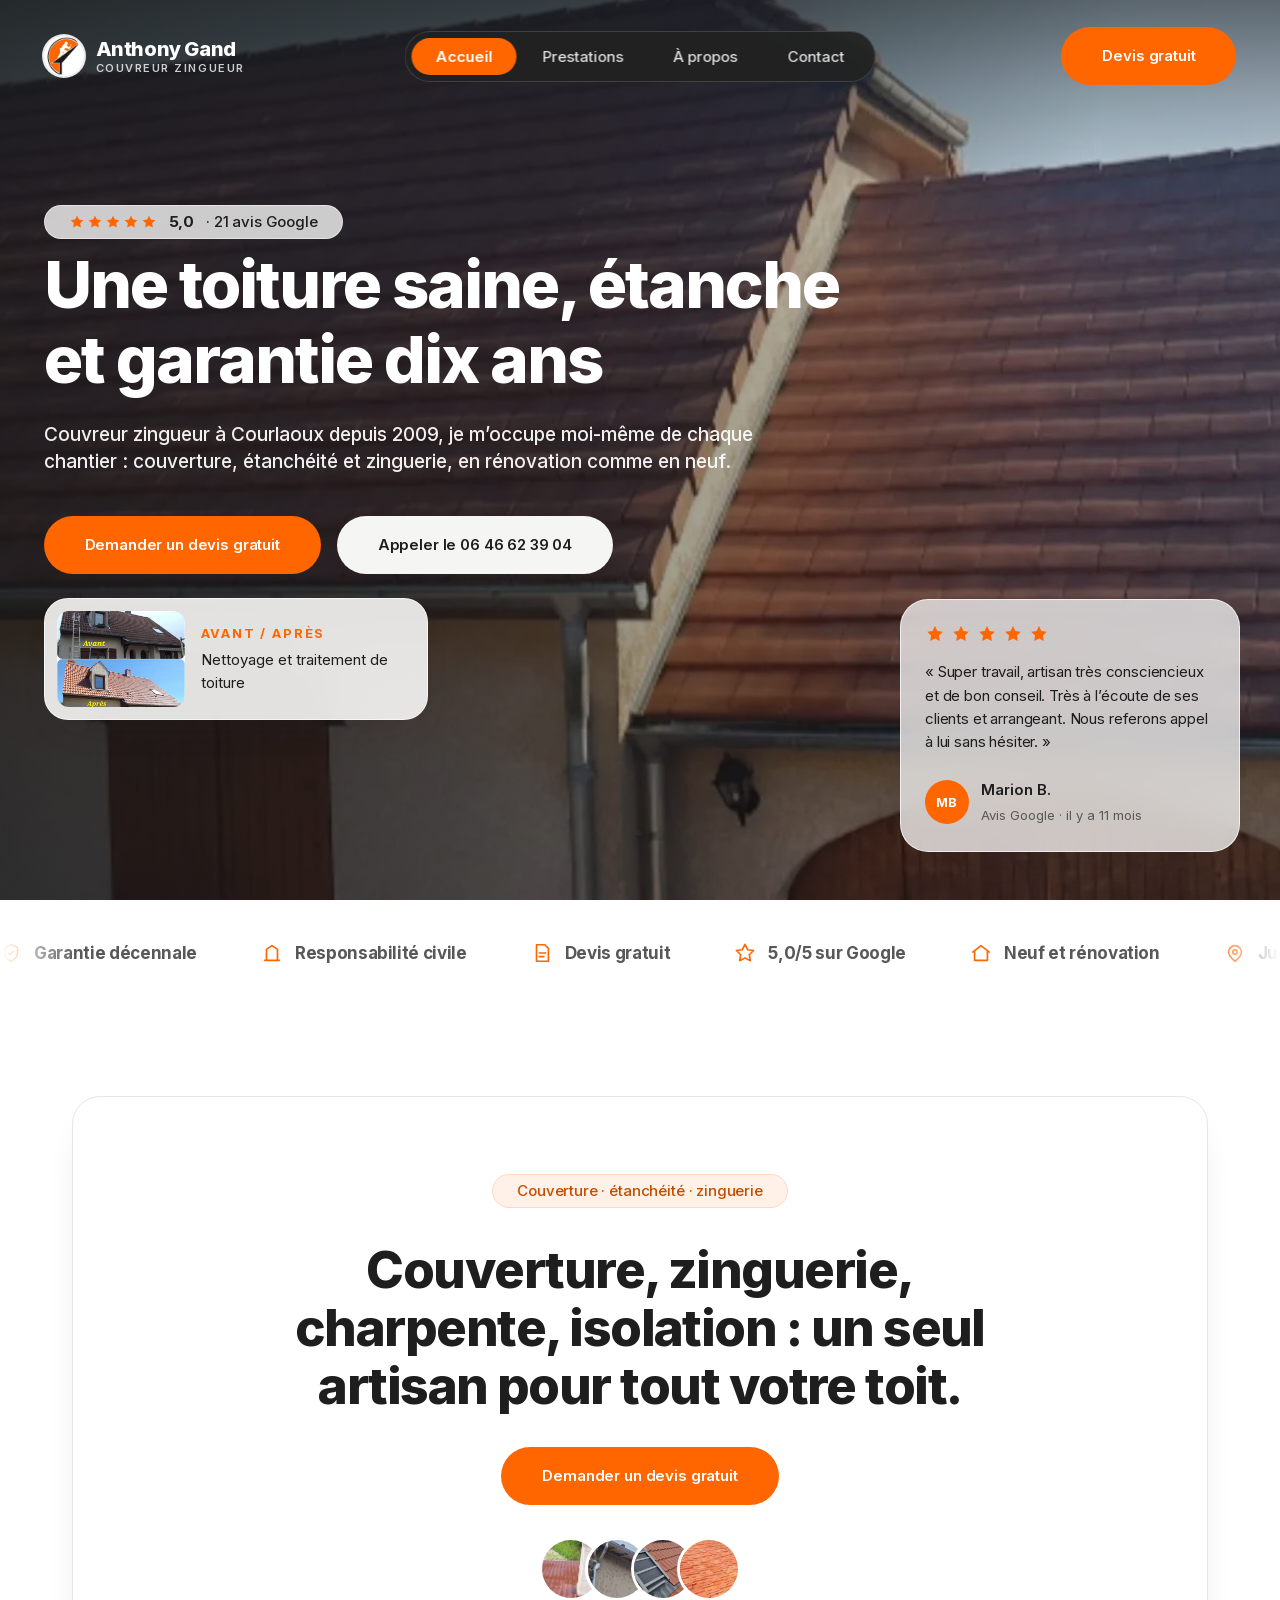
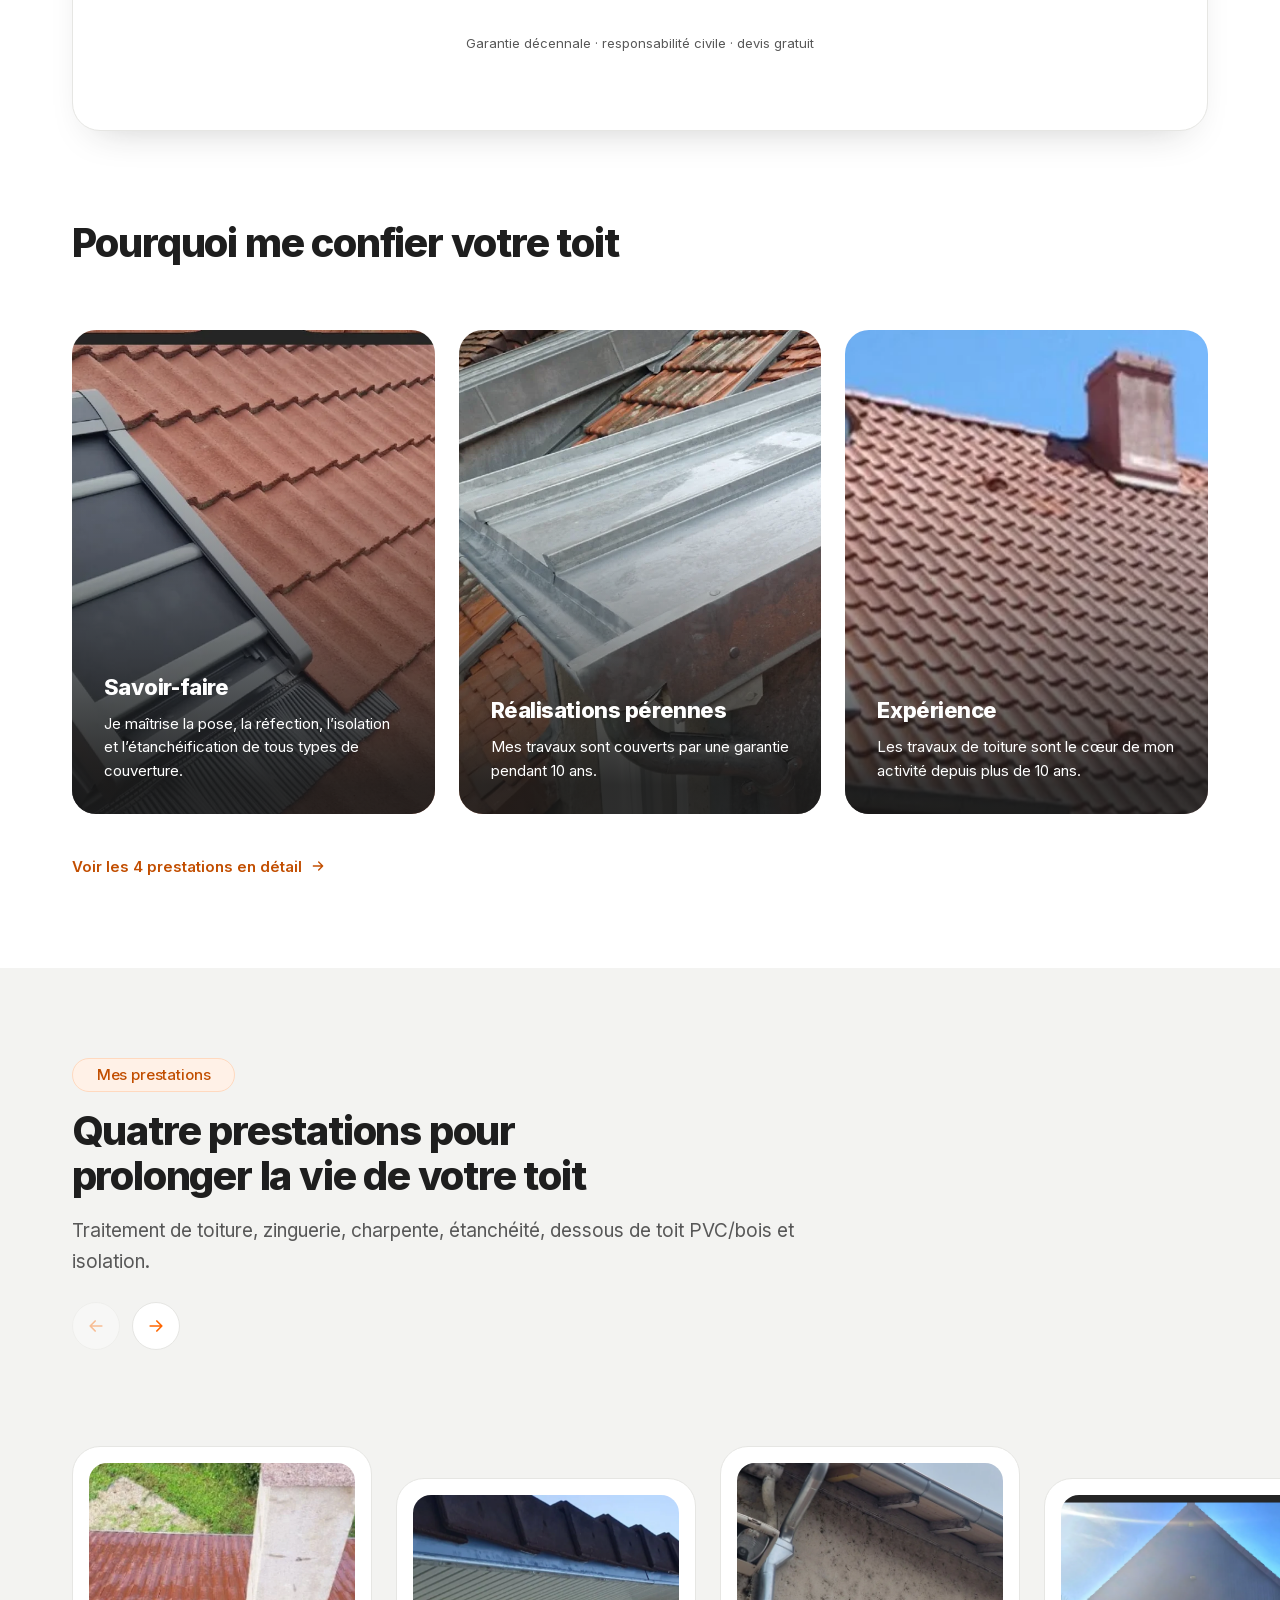
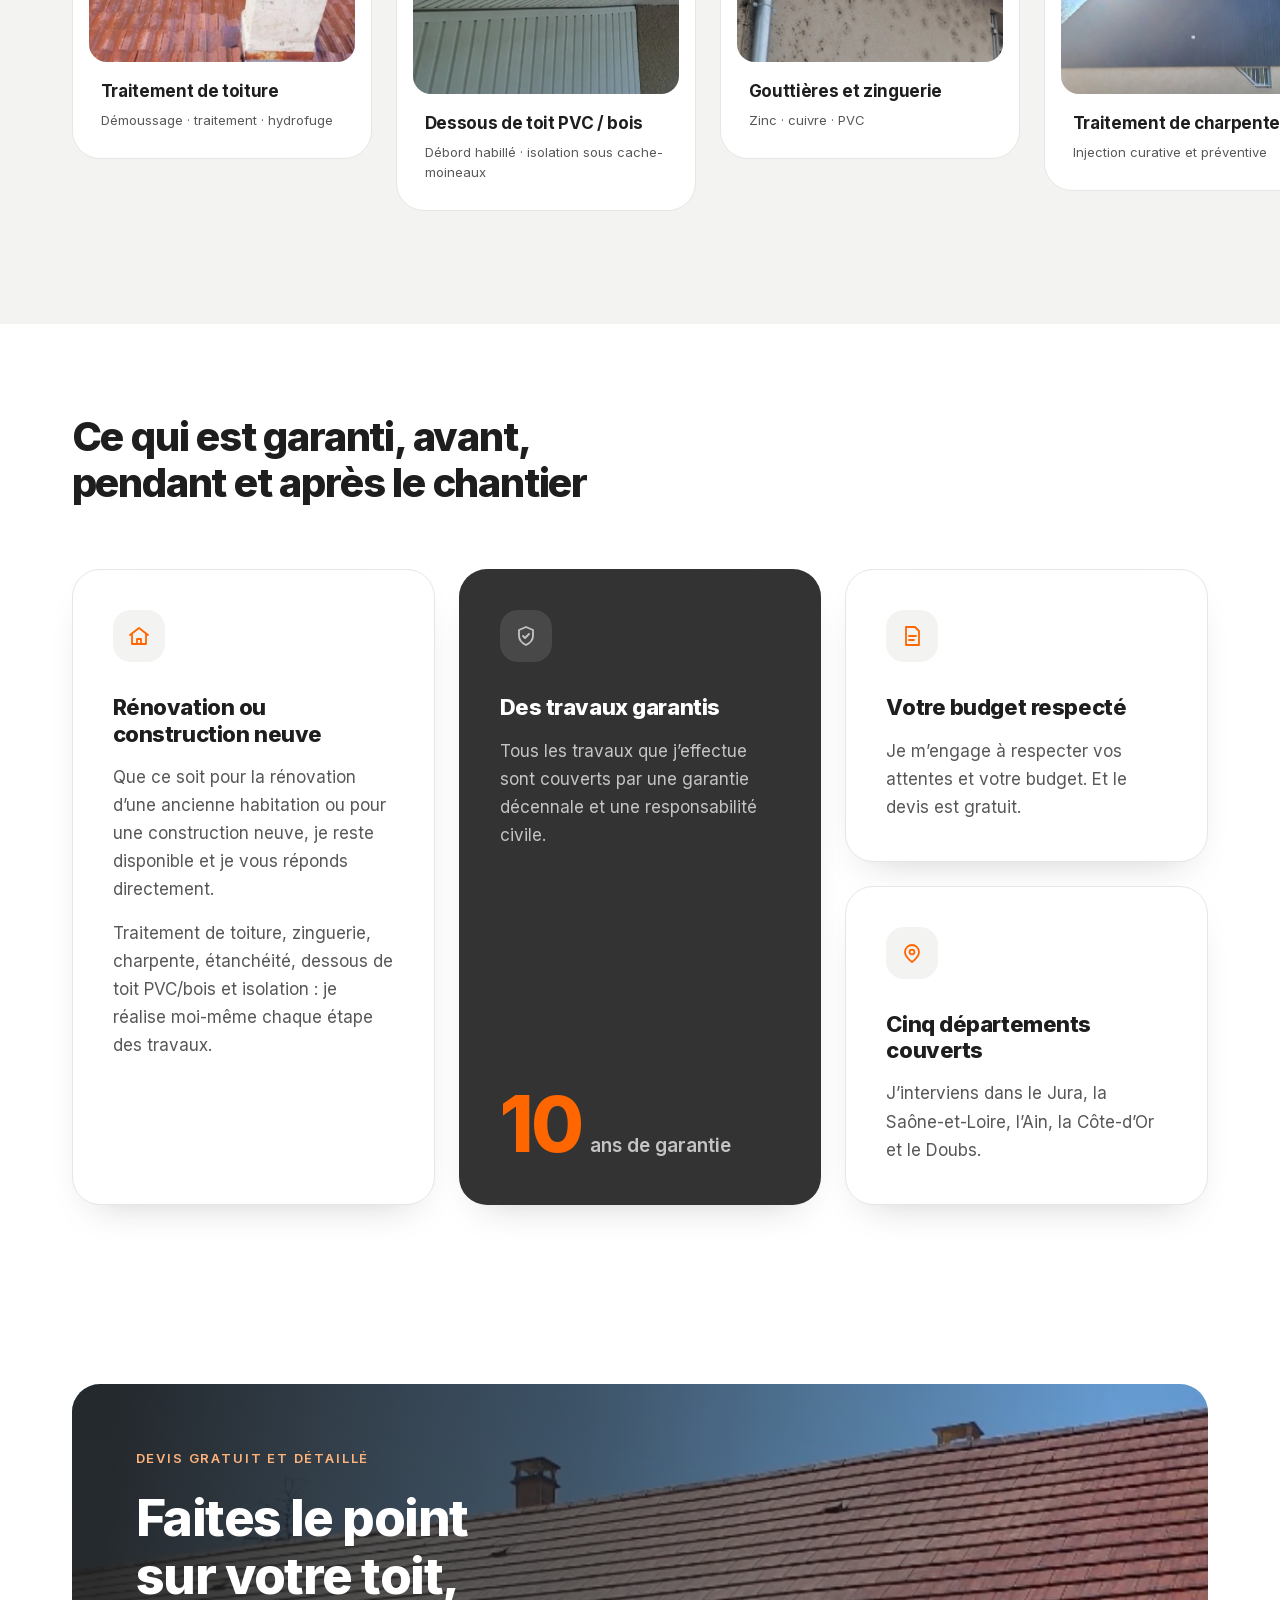
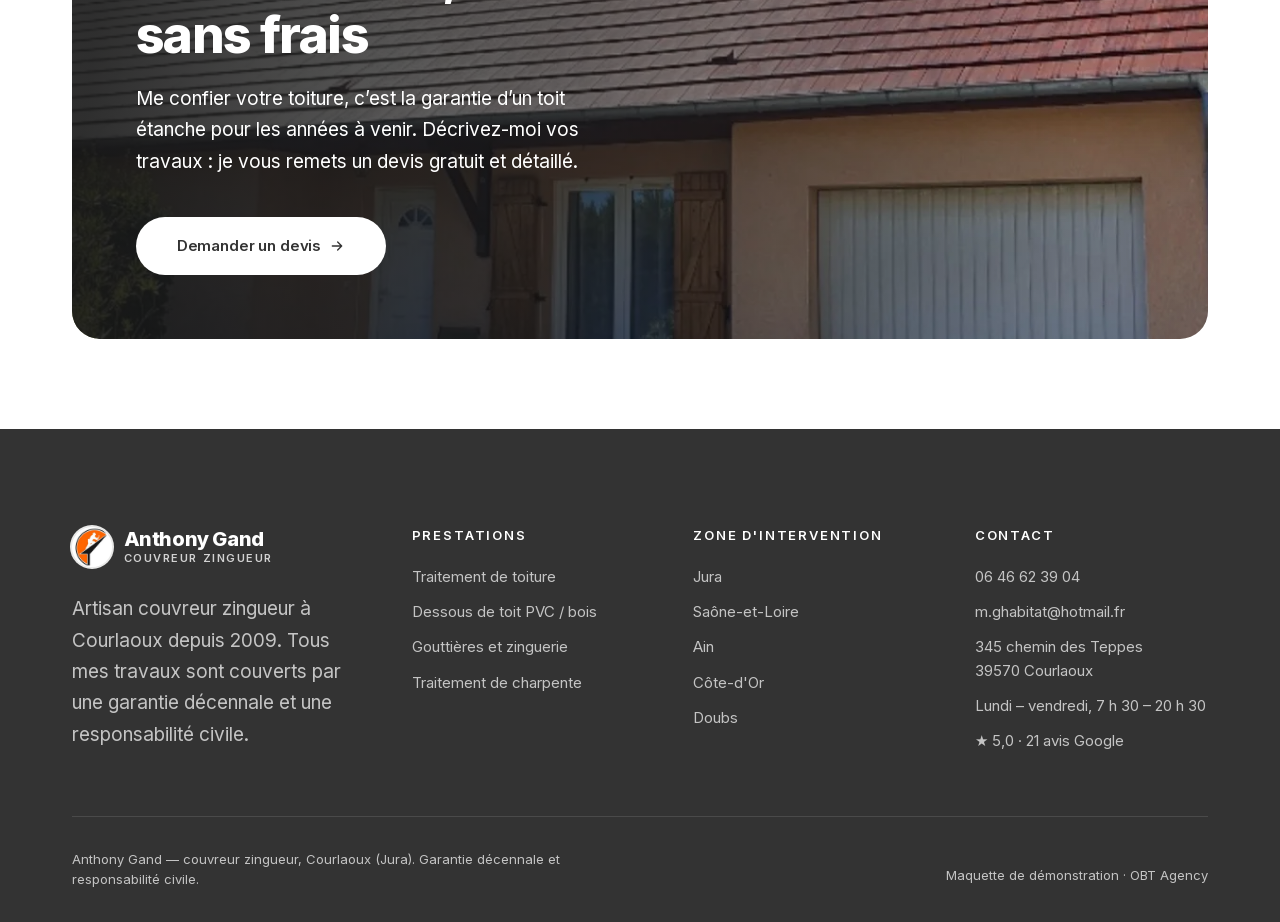
<file: index.html>
<!doctype html>
<html lang="fr">
<head>
<meta charset="utf-8">
<meta name="viewport" content="width=device-width, initial-scale=1">
<title>Anthony Gand — couvreur zingueur à Courlaoux (Jura) | toiture garantie 10 ans</title>
<meta name="description" content="Couverture, zinguerie, étanchéité, traitement de toiture et de charpente, dessous de toit PVC ou bois. Courlaoux (39), depuis 2009. Devis gratuit, garantie décennale.">
<meta property="og:type" content="website">
<meta property="og:title" content="Anthony Gand — couvreur zingueur à Courlaoux (Jura) | toiture garantie 10 ans">
<meta property="og:description" content="Couverture, zinguerie, étanchéité, traitement de toiture et de charpente, dessous de toit PVC ou bois. Courlaoux (39), depuis 2009. Devis gratuit, garantie décennale.">
<meta property="og:image" content="assets/img/hero-toiture-nettoyee.webp">
<meta property="og:locale" content="fr_FR">
<link rel="icon" href="assets/logo/favicon.png" type="image/png">
<link rel="stylesheet" href="css/tokens.css">
<link rel="stylesheet" href="css/base.css">
<link rel="stylesheet" href="css/layout.css">
<link rel="stylesheet" href="css/components.css">
<link rel="stylesheet" href="css/pages.css">
<link rel="stylesheet" href="css/apparitions.css">
<link rel="stylesheet" href="css/toiture.css">
<script>
(function () {
  var r = document.documentElement;
  if (window.matchMedia('(prefers-reduced-motion: reduce)').matches) return;
  r.dataset.anim = 'oui';
  addEventListener('load', function () {
    setTimeout(function () {
      if (!r.dataset.animPrete) r.removeAttribute('data-anim');
    }, 1000);
  });
})();
</script>
</head>
<body>
<a class="evitement" href="#principal">Aller au contenu</a>

<header class="entete" id="entete" data-fond="sombre">
  <div class="entete__interieur">
    <a class="marque" href="index.html" aria-label="Anthony Gand, couvreur zingueur, accueil">
      <img class="marque__signe marque__logo" src="assets/logo/logo-rond.png" width="400" height="400" alt="">
      <span class="marque__nom">Anthony Gand<span class="marque__metier">Couvreur zingueur</span></span>
    </a>

    <nav class="nav" id="menu" aria-label="Navigation principale">
      <a class="nav__lien" href="index.html" aria-current="page">Accueil</a>
      <a class="nav__lien" href="services.html">Prestations</a>
      <a class="nav__lien" href="apropos.html">À propos</a>
      <a class="nav__lien" href="contact.html">Contact</a>
      <div class="nav__action"><a class="bouton bouton--plein bouton--large" href="contact.html">Devis gratuit</a></div>
    </nav>

    <div class="entete__action">
      <a class="bouton bouton--entete" href="contact.html">Devis gratuit</a>
    </div>

    <button class="burger" type="button" aria-expanded="false" aria-controls="menu" aria-label="Ouvrir le menu">
      <span class="burger__trait"></span><span class="burger__trait"></span><span class="burger__trait"></span>
    </button>
  </div>
</header>

<main id="principal">

<section class="hero">
  <img class="hero__image" src="assets/img/hero-toiture-nettoyee.webp"
       width="2400" height="840" fetchpriority="high" alt="">
  <div class="hero__fond" aria-hidden="true"></div>

  <div class="contenu">
    <div class="hero__contenu">
      <a class="badge badge--verre hero__badge hero__google" href="https://maps.google.com/?cid=17760321871911499549" target="_blank" rel="noopener" aria-label="Note de 5,0 sur 5, 21 avis Google — voir la fiche"><span class="etoiles" role="img" aria-label="5 étoiles sur 5"><svg viewBox="0 0 24 24" fill="currentColor" aria-hidden="true"><path d="M12 2.5l2.9 5.9 6.5.9-4.7 4.6 1.1 6.5L12 17.3 6.2 20.4l1.1-6.5L2.6 9.3l6.5-.9z"/></svg><svg viewBox="0 0 24 24" fill="currentColor" aria-hidden="true"><path d="M12 2.5l2.9 5.9 6.5.9-4.7 4.6 1.1 6.5L12 17.3 6.2 20.4l1.1-6.5L2.6 9.3l6.5-.9z"/></svg><svg viewBox="0 0 24 24" fill="currentColor" aria-hidden="true"><path d="M12 2.5l2.9 5.9 6.5.9-4.7 4.6 1.1 6.5L12 17.3 6.2 20.4l1.1-6.5L2.6 9.3l6.5-.9z"/></svg><svg viewBox="0 0 24 24" fill="currentColor" aria-hidden="true"><path d="M12 2.5l2.9 5.9 6.5.9-4.7 4.6 1.1 6.5L12 17.3 6.2 20.4l1.1-6.5L2.6 9.3l6.5-.9z"/></svg><svg viewBox="0 0 24 24" fill="currentColor" aria-hidden="true"><path d="M12 2.5l2.9 5.9 6.5.9-4.7 4.6 1.1 6.5L12 17.3 6.2 20.4l1.1-6.5L2.6 9.3l6.5-.9z"/></svg></span><span class="hero__google-chiffre">5,0</span><span class="hero__google-libelle">· 21 avis Google</span></a>
      <h1 class="hero__titre">Une toiture saine, étanche et garantie dix ans</h1>
      <p class="hero__texte">
        Couvreur zingueur à Courlaoux depuis 2009, je m’occupe moi-même de chaque chantier :
        couverture, étanchéité et zinguerie, en rénovation comme en neuf.
      </p>
      <div class="hero__actions">
        <a class="bouton bouton--plein" href="contact.html">Demander un devis gratuit</a>
        <a class="bouton bouton--creme" href="tel:+33646623904">Appeler le 06 46 62 39 04</a>
      </div>

      <figure class="hero__apercu">
        <img class="visuel-photo hero__apercu-photo" src="assets/img/avant-apres-1.webp"
             width="1000" height="1000" loading="lazy"
             alt="Maison avant et après le nettoyage de sa toiture : les tuiles noircies ont retrouvé leur couleur.">
        <figcaption class="hero__apercu-legende">
          <span class="hero__apercu-lieu">Avant / après</span>
          <span class="hero__apercu-detail">Nettoyage et traitement de toiture</span>
        </figcaption>
      </figure>
    </div>

    <div class="hero__temoignage" id="hero-temoignage">
      <span class="etoiles" role="img" aria-label="5 étoiles sur 5"><svg viewBox="0 0 24 24" fill="currentColor" aria-hidden="true"><path d="M12 2.5l2.9 5.9 6.5.9-4.7 4.6 1.1 6.5L12 17.3 6.2 20.4l1.1-6.5L2.6 9.3l6.5-.9z"/></svg><svg viewBox="0 0 24 24" fill="currentColor" aria-hidden="true"><path d="M12 2.5l2.9 5.9 6.5.9-4.7 4.6 1.1 6.5L12 17.3 6.2 20.4l1.1-6.5L2.6 9.3l6.5-.9z"/></svg><svg viewBox="0 0 24 24" fill="currentColor" aria-hidden="true"><path d="M12 2.5l2.9 5.9 6.5.9-4.7 4.6 1.1 6.5L12 17.3 6.2 20.4l1.1-6.5L2.6 9.3l6.5-.9z"/></svg><svg viewBox="0 0 24 24" fill="currentColor" aria-hidden="true"><path d="M12 2.5l2.9 5.9 6.5.9-4.7 4.6 1.1 6.5L12 17.3 6.2 20.4l1.1-6.5L2.6 9.3l6.5-.9z"/></svg><svg viewBox="0 0 24 24" fill="currentColor" aria-hidden="true"><path d="M12 2.5l2.9 5.9 6.5.9-4.7 4.6 1.1 6.5L12 17.3 6.2 20.4l1.1-6.5L2.6 9.3l6.5-.9z"/></svg></span>
            <div class="hero__piste">
        <figure class="hero__avis-item" data-etat="actif">
          <blockquote class="hero__citation">« Excellent professionnel qui respecte ses délais et réalise un travail de qualité. Très bon relationnel avec ses clients. Je vous le recommande. »</blockquote>
          <figcaption class="hero__auteur">
            <span class="pastille" aria-hidden="true">FB</span>
            <span><span class="hero__auteur-nom">Florence B.</span><br>
              <span class="hero__auteur-lieu">Avis Google · il y a 3 ans</span></span>
          </figcaption>
        </figure>
        <figure class="hero__avis-item" data-etat="attente">
          <blockquote class="hero__citation">« Super travail, artisan très consciencieux et de bon conseil. Très à l’écoute de ses clients et arrangeant. Nous referons appel à lui sans hésiter. »</blockquote>
          <figcaption class="hero__auteur">
            <span class="pastille" aria-hidden="true">MB</span>
            <span><span class="hero__auteur-nom">Marion B.</span><br>
              <span class="hero__auteur-lieu">Avis Google · il y a 11 mois</span></span>
          </figcaption>
        </figure>
        <figure class="hero__avis-item" data-etat="attente">
          <blockquote class="hero__citation">« Toit complètement nettoyé et certaines tuiles remplacées. Travail minutieux et impeccable. Artisan sympathique, courtois et serviable. Je recommande ! »</blockquote>
          <figcaption class="hero__auteur">
            <span class="pastille" aria-hidden="true">MP</span>
            <span><span class="hero__auteur-nom">Myriam P.</span><br>
              <span class="hero__auteur-lieu">Avis Google · il y a 5 ans</span></span>
          </figcaption>
        </figure>
        <figure class="hero__avis-item" data-etat="attente">
          <blockquote class="hero__citation">« Un très bon artisan qui sait être à l’écoute de ses clients. Très pro et de bon conseil. Je recommande vivement. »</blockquote>
          <figcaption class="hero__auteur">
            <span class="pastille" aria-hidden="true">RH</span>
            <span><span class="hero__auteur-nom">Rudy H.</span><br>
              <span class="hero__auteur-lieu">Avis Google · il y a 3 ans</span></span>
          </figcaption>
        </figure>
        <figure class="hero__avis-item" data-etat="attente">
          <blockquote class="hero__citation">« Personne très réactive, professionnelle, qui prend le temps de bien expliquer. Travail soigné. Nous recommandons M. Gand. »</blockquote>
          <figcaption class="hero__auteur">
            <span class="pastille" aria-hidden="true">C</span>
            <span><span class="hero__auteur-nom">Carine</span><br>
              <span class="hero__auteur-lieu">Avis Google · il y a 2 ans</span></span>
          </figcaption>
        </figure>
        <figure class="hero__avis-item" data-etat="attente">
          <blockquote class="hero__citation">« Je recommanderai Monsieur Gand sans problème. Artisan sérieux, de confiance et professionnel dans la démarche mais aussi dans le travail. »</blockquote>
          <figcaption class="hero__auteur">
            <span class="pastille" aria-hidden="true">VF</span>
            <span><span class="hero__auteur-nom">Vivien F.</span><br>
              <span class="hero__auteur-lieu">Avis Google · il y a 2 ans</span></span>
          </figcaption>
        </figure>
      </div>
    </div>
  </div>
</section>

<section class="section section--creme section--bande">
  <div class="bandeau bandeau--hero" role="group" aria-label="Garanties et zone d'intervention">
    <div class="bandeau__piste">
      <div class="bandeau__groupe"><span class="label"><svg viewBox="0 0 24 24" fill="none" stroke="currentColor" stroke-width="1.8" stroke-linecap="round" stroke-linejoin="round" aria-hidden="true"><path d="M12 3l7 3v6c0 4-3 7-7 9-4-2-7-5-7-9V6z"/><path d="M9 12l2 2 4-4"/></svg>Garantie décennale</span><span class="label"><svg viewBox="0 0 24 24" fill="none" stroke="currentColor" stroke-width="1.8" stroke-linecap="round" stroke-linejoin="round" aria-hidden="true"><path d="M4 20h16M6 20V8M18 20V8M6 8l6-4 6 4"/></svg>Responsabilité civile</span><span class="label"><svg viewBox="0 0 24 24" fill="none" stroke="currentColor" stroke-width="1.8" stroke-linecap="round" stroke-linejoin="round" aria-hidden="true"><path d="M6 3h9l4 4v14H6z"/><path d="M9 12h7M9 16h5"/></svg>Devis gratuit</span><span class="label"><svg viewBox="0 0 24 24" fill="none" stroke="currentColor" stroke-width="1.8" stroke-linecap="round" stroke-linejoin="round" aria-hidden="true"><path d="M12 2.5l2.9 5.9 6.5.9-4.7 4.6 1.1 6.5L12 17.3 6.2 20.4l1.1-6.5L2.6 9.3l6.5-.9z"/></svg>5,0/5 sur Google</span><span class="label"><svg viewBox="0 0 24 24" fill="none" stroke="currentColor" stroke-width="1.8" stroke-linecap="round" stroke-linejoin="round" aria-hidden="true"><path d="M3 11l9-7 9 7"/><path d="M5 10v10h14V10"/></svg>Neuf et rénovation</span><span class="label"><svg viewBox="0 0 24 24" fill="none" stroke="currentColor" stroke-width="1.8" stroke-linecap="round" stroke-linejoin="round" aria-hidden="true"><path d="M12 21c-4-3-7-6-7-10a7 7 0 0114 0c0 4-3 7-7 10z"/><circle cx="12" cy="11" r="2.4"/></svg>Jura · Saône-et-Loire · Ain · Côte-d'Or · Doubs</span></div>
      <div class="bandeau__groupe" aria-hidden="true"><span class="label"><svg viewBox="0 0 24 24" fill="none" stroke="currentColor" stroke-width="1.8" stroke-linecap="round" stroke-linejoin="round" aria-hidden="true"><path d="M12 3l7 3v6c0 4-3 7-7 9-4-2-7-5-7-9V6z"/><path d="M9 12l2 2 4-4"/></svg>Garantie décennale</span><span class="label"><svg viewBox="0 0 24 24" fill="none" stroke="currentColor" stroke-width="1.8" stroke-linecap="round" stroke-linejoin="round" aria-hidden="true"><path d="M4 20h16M6 20V8M18 20V8M6 8l6-4 6 4"/></svg>Responsabilité civile</span><span class="label"><svg viewBox="0 0 24 24" fill="none" stroke="currentColor" stroke-width="1.8" stroke-linecap="round" stroke-linejoin="round" aria-hidden="true"><path d="M6 3h9l4 4v14H6z"/><path d="M9 12h7M9 16h5"/></svg>Devis gratuit</span><span class="label"><svg viewBox="0 0 24 24" fill="none" stroke="currentColor" stroke-width="1.8" stroke-linecap="round" stroke-linejoin="round" aria-hidden="true"><path d="M12 2.5l2.9 5.9 6.5.9-4.7 4.6 1.1 6.5L12 17.3 6.2 20.4l1.1-6.5L2.6 9.3l6.5-.9z"/></svg>5,0/5 sur Google</span><span class="label"><svg viewBox="0 0 24 24" fill="none" stroke="currentColor" stroke-width="1.8" stroke-linecap="round" stroke-linejoin="round" aria-hidden="true"><path d="M3 11l9-7 9 7"/><path d="M5 10v10h14V10"/></svg>Neuf et rénovation</span><span class="label"><svg viewBox="0 0 24 24" fill="none" stroke="currentColor" stroke-width="1.8" stroke-linecap="round" stroke-linejoin="round" aria-hidden="true"><path d="M12 21c-4-3-7-6-7-10a7 7 0 0114 0c0 4-3 7-7 10z"/><circle cx="12" cy="11" r="2.4"/></svg>Jura · Saône-et-Loire · Ain · Côte-d'Or · Doubs</span></div>
      <div class="bandeau__groupe" aria-hidden="true"><span class="label"><svg viewBox="0 0 24 24" fill="none" stroke="currentColor" stroke-width="1.8" stroke-linecap="round" stroke-linejoin="round" aria-hidden="true"><path d="M12 3l7 3v6c0 4-3 7-7 9-4-2-7-5-7-9V6z"/><path d="M9 12l2 2 4-4"/></svg>Garantie décennale</span><span class="label"><svg viewBox="0 0 24 24" fill="none" stroke="currentColor" stroke-width="1.8" stroke-linecap="round" stroke-linejoin="round" aria-hidden="true"><path d="M4 20h16M6 20V8M18 20V8M6 8l6-4 6 4"/></svg>Responsabilité civile</span><span class="label"><svg viewBox="0 0 24 24" fill="none" stroke="currentColor" stroke-width="1.8" stroke-linecap="round" stroke-linejoin="round" aria-hidden="true"><path d="M6 3h9l4 4v14H6z"/><path d="M9 12h7M9 16h5"/></svg>Devis gratuit</span><span class="label"><svg viewBox="0 0 24 24" fill="none" stroke="currentColor" stroke-width="1.8" stroke-linecap="round" stroke-linejoin="round" aria-hidden="true"><path d="M12 2.5l2.9 5.9 6.5.9-4.7 4.6 1.1 6.5L12 17.3 6.2 20.4l1.1-6.5L2.6 9.3l6.5-.9z"/></svg>5,0/5 sur Google</span><span class="label"><svg viewBox="0 0 24 24" fill="none" stroke="currentColor" stroke-width="1.8" stroke-linecap="round" stroke-linejoin="round" aria-hidden="true"><path d="M3 11l9-7 9 7"/><path d="M5 10v10h14V10"/></svg>Neuf et rénovation</span><span class="label"><svg viewBox="0 0 24 24" fill="none" stroke="currentColor" stroke-width="1.8" stroke-linecap="round" stroke-linejoin="round" aria-hidden="true"><path d="M12 21c-4-3-7-6-7-10a7 7 0 0114 0c0 4-3 7-7 10z"/><circle cx="12" cy="11" r="2.4"/></svg>Jura · Saône-et-Loire · Ain · Côte-d'Or · Doubs</span></div>
      <div class="bandeau__groupe" aria-hidden="true"><span class="label"><svg viewBox="0 0 24 24" fill="none" stroke="currentColor" stroke-width="1.8" stroke-linecap="round" stroke-linejoin="round" aria-hidden="true"><path d="M12 3l7 3v6c0 4-3 7-7 9-4-2-7-5-7-9V6z"/><path d="M9 12l2 2 4-4"/></svg>Garantie décennale</span><span class="label"><svg viewBox="0 0 24 24" fill="none" stroke="currentColor" stroke-width="1.8" stroke-linecap="round" stroke-linejoin="round" aria-hidden="true"><path d="M4 20h16M6 20V8M18 20V8M6 8l6-4 6 4"/></svg>Responsabilité civile</span><span class="label"><svg viewBox="0 0 24 24" fill="none" stroke="currentColor" stroke-width="1.8" stroke-linecap="round" stroke-linejoin="round" aria-hidden="true"><path d="M6 3h9l4 4v14H6z"/><path d="M9 12h7M9 16h5"/></svg>Devis gratuit</span><span class="label"><svg viewBox="0 0 24 24" fill="none" stroke="currentColor" stroke-width="1.8" stroke-linecap="round" stroke-linejoin="round" aria-hidden="true"><path d="M12 2.5l2.9 5.9 6.5.9-4.7 4.6 1.1 6.5L12 17.3 6.2 20.4l1.1-6.5L2.6 9.3l6.5-.9z"/></svg>5,0/5 sur Google</span><span class="label"><svg viewBox="0 0 24 24" fill="none" stroke="currentColor" stroke-width="1.8" stroke-linecap="round" stroke-linejoin="round" aria-hidden="true"><path d="M3 11l9-7 9 7"/><path d="M5 10v10h14V10"/></svg>Neuf et rénovation</span><span class="label"><svg viewBox="0 0 24 24" fill="none" stroke="currentColor" stroke-width="1.8" stroke-linecap="round" stroke-linejoin="round" aria-hidden="true"><path d="M12 21c-4-3-7-6-7-10a7 7 0 0114 0c0 4-3 7-7 10z"/><circle cx="12" cy="11" r="2.4"/></svg>Jura · Saône-et-Loire · Ain · Côte-d'Or · Doubs</span></div>
    </div>
  </div>
</section>

<section class="section section--creme">
  <div class="contenu">
    <div class="confiance">
      <p class="badge badge--accent">Couverture · étanchéité · zinguerie</p>
      <h2 class="confiance__titre">Couverture, zinguerie, charpente, isolation : un seul artisan pour tout votre toit.</h2>
      <a class="bouton bouton--plein" href="contact.html">Demander un devis gratuit</a>
      <div class="avatars" aria-hidden="true">
        <img class="visuel-photo visuel--rond" src="assets/img/toiture-demoussee.webp" width="1800" height="505" loading="lazy" alt="">
        <img class="visuel-photo visuel--rond" src="assets/img/gouttiere-zinc.webp" width="1140" height="1323" loading="lazy" alt="">
        <img class="visuel-photo visuel--rond" src="assets/img/fenetres-de-toit.webp" width="1800" height="799" loading="lazy" alt="">
        <img class="visuel-photo visuel--rond" src="assets/img/tuiles-apres-traitement.webp" width="1320" height="1632" loading="lazy" alt="">
      </div>
      <p class="confiance__mention">Garantie décennale · responsabilité civile · devis gratuit</p>
    </div>
  </div>
</section>

<section class="section section--creme section--haut-nul">
  <div class="contenu">
    <div class="section-entete section-entete--large">
      <h2 class="section-titre">Pourquoi me confier votre toit</h2>
    </div>

    <div class="grille grille--3 grille--empile">
      <article class="carte-photo">
        <img class="visuel-photo visuel--pleine" src="assets/img/fenetres-de-toit.webp"
             width="1800" height="799" loading="lazy"
             alt="Deux fenêtres de toit posées sur une couverture en tuiles, avec leurs raccords d'étanchéité.">
        <div>
          <h3 class="carte-photo__titre">Savoir-faire</h3>
          <p class="carte-photo__texte">Je maîtrise la pose, la réfection, l’isolation et l’étanchéification de tous types de couverture.</p>
        </div>
      </article>

      <article class="carte-photo">
        <img class="visuel-photo visuel--pleine" src="assets/img/habillage-zinc.webp"
             width="1181" height="876" loading="lazy"
             alt="Habillage en zinc neuf posé sur une toiture en tuiles, avec gouttière et descente.">
        <div>
          <h3 class="carte-photo__titre">Réalisations pérennes</h3>
          <p class="carte-photo__texte">Mes travaux sont couverts par une garantie pendant 10 ans.</p>
        </div>
      </article>

      <article class="carte-photo">
        <img class="visuel-photo visuel--pleine" src="assets/img/maison-toit-renove.webp"
             width="1800" height="451" loading="lazy"
             alt="Toiture d'une maison avec lucarne, entièrement nettoyée, sous un ciel bleu.">
        <div>
          <h3 class="carte-photo__titre">Expérience</h3>
          <p class="carte-photo__texte">Les travaux de toiture sont le cœur de mon activité depuis plus de 10 ans.</p>
        </div>
      </article>
    </div>

    <p class="section-suite"><a class="lien-fleche" href="services.html">Voir les 4 prestations en détail
      <svg viewBox="0 0 24 24" fill="none" stroke="currentColor" stroke-width="2" stroke-linecap="round" stroke-linejoin="round" width="16" height="16" aria-hidden="true"><path d="M5 12h14M13 6l6 6-6 6"/></svg></a></p>
  </div>
</section>

<section class="section section--creme-2">
  <div class="contenu">
    <div class="section-entete">
      <p class="badge badge--accent">Mes prestations</p>
      <h2 class="section-titre">Quatre prestations pour prolonger la vie de votre toit</h2>
      <p class="section-chapo">Traitement de toiture, zinguerie, charpente, étanchéité, dessous de toit PVC/bois et isolation.</p>
      <div class="rail__commandes">
        <button class="rail__fleche" type="button" data-rail="prec" aria-controls="rail" aria-label="Prestation précédente">
          <svg viewBox="0 0 24 24" fill="none" stroke="currentColor" stroke-width="2" stroke-linecap="round" stroke-linejoin="round" width="20" height="20" aria-hidden="true"><path d="M19 12H5M11 18l-6-6 6-6"/></svg>
        </button>
        <button class="rail__fleche" type="button" data-rail="suiv" aria-controls="rail" aria-label="Prestation suivante">
          <svg viewBox="0 0 24 24" fill="none" stroke="currentColor" stroke-width="2" stroke-linecap="round" stroke-linejoin="round" width="20" height="20" aria-hidden="true"><path d="M5 12h14M13 6l6 6-6 6"/></svg>
        </button>
      </div>
    </div>
  </div>

  <div class="rail" id="rail" tabindex="0" role="region" aria-label="Mes prestations, défilement horizontal">
    <article class="rail__element">
      <a class="carte carte--nu" href="services.html#traitement-toiture">
        <img class="visuel-photo visuel--4x3" src="assets/img/toiture-demoussee.webp" width="1800" height="505" loading="lazy"
             alt="Toiture en tuiles après démoussage et traitement, autour d'une cheminée.">
        <div class="rail__legende">
          <h3 class="rail__titre">Traitement de toiture</h3>
          <p class="rail__meta">Démoussage · traitement · hydrofuge</p>
        </div>
      </a>
    </article>
    <article class="rail__element">
      <a class="carte carte--nu" href="services.html#dessous-de-toit">
        <img class="visuel-photo visuel--4x3" src="assets/img/dessous-de-toit-rive-zinc.webp" width="1800" height="606" loading="lazy"
             alt="Dessous de toit habillé en PVC blanc avec une rive en zinc neuve.">
        <div class="rail__legende">
          <h3 class="rail__titre">Dessous de toit PVC / bois</h3>
          <p class="rail__meta">Débord habillé · isolation sous cache-moineaux</p>
        </div>
      </a>
    </article>
    <article class="rail__element">
      <a class="carte carte--nu" href="services.html#gouttieres">
        <img class="visuel-photo visuel--4x3" src="assets/img/gouttiere-zinc.webp" width="1140" height="1323" loading="lazy"
             alt="Gouttière et descente en zinc neuves sous un débord de toit.">
        <div class="rail__legende">
          <h3 class="rail__titre">Gouttières et zinguerie</h3>
          <p class="rail__meta">Zinc · cuivre · PVC</p>
        </div>
      </a>
    </article>
    <article class="rail__element">
      <a class="carte carte--nu" href="services.html#charpente">
        <img class="visuel-photo visuel--4x3" src="assets/img/pignon-bois-traite.webp" width="1400" height="899" loading="lazy"
             alt="Pignon en bois traité et protégé sous la toiture d'un bâtiment.">
        <div class="rail__legende">
          <h3 class="rail__titre">Traitement de charpente</h3>
          <p class="rail__meta">Injection curative et préventive</p>
        </div>
      </a>
    </article>
  </div>
</section>

<section class="section section--creme">
  <div class="contenu">
    <div class="section-entete section-entete--large">
      <h2 class="section-titre">Ce qui est garanti, avant, pendant et après le chantier</h2>
    </div>

    <div class="bento">
      <article class="carte bento__haute">
        <div class="icone-cadre">
          <svg viewBox="0 0 24 24" fill="none" stroke="currentColor" stroke-width="1.8" stroke-linecap="round" stroke-linejoin="round" aria-hidden="true"><path d="M3 11l9-7 9 7"/><path d="M5 10v10h14V10"/><path d="M10 20v-5h4v5"/></svg>
        </div>
        <h3 class="carte__titre">Rénovation ou construction neuve</h3>
        <p class="carte__texte">
          Que ce soit pour la rénovation d’une ancienne habitation ou pour une construction
          neuve, je reste disponible et je vous réponds directement.
        </p>
        <p class="carte__texte">
          Traitement de toiture, zinguerie, charpente, étanchéité, dessous de toit PVC/bois et
          isolation : je réalise moi-même chaque étape des travaux.
        </p>
      </article>

      <article class="carte carte--sombre bento__haute">
        <div class="icone-cadre">
          <svg viewBox="0 0 24 24" fill="none" stroke="currentColor" stroke-width="1.8" stroke-linecap="round" stroke-linejoin="round" aria-hidden="true"><path d="M12 3l7 3v6c0 4-3 7-7 9-4-2-7-5-7-9V6z"/><path d="M9 12l2 2 4-4"/></svg>
        </div>
        <h3 class="carte__titre">Des travaux garantis</h3>
        <p class="carte__texte">
          Tous les travaux que j’effectue sont couverts par une garantie décennale et une
          responsabilité civile.
        </p>
        <p class="bento__chiffre">10<span>ans de garantie</span></p>
      </article>

      <article class="carte">
        <div class="icone-cadre">
          <svg viewBox="0 0 24 24" fill="none" stroke="currentColor" stroke-width="1.8" stroke-linecap="round" stroke-linejoin="round" aria-hidden="true"><path d="M6 3h9l4 4v14H6z"/><path d="M9 12h7M9 16h5"/></svg>
        </div>
        <h3 class="carte__titre">Votre budget respecté</h3>
        <p class="carte__texte">
          Je m’engage à respecter vos attentes et votre budget. Et le devis est gratuit.
        </p>
      </article>

      <article class="carte">
        <div class="icone-cadre">
          <svg viewBox="0 0 24 24" fill="none" stroke="currentColor" stroke-width="1.8" stroke-linecap="round" stroke-linejoin="round" aria-hidden="true"><path d="M12 21c-4-3-7-6-7-10a7 7 0 0114 0c0 4-3 7-7 10z"/><circle cx="12" cy="11" r="2.4"/></svg>
        </div>
        <h3 class="carte__titre">Cinq départements couverts</h3>
        <p class="carte__texte">
          J’interviens dans le Jura, la Saône-et-Loire, l’Ain, la Côte-d’Or et le Doubs.
        </p>
      </article>
    </div>
  </div>
</section>

<section class="section section--creme">
  <div class="contenu">
    <div class="appel">
      <img class="visuel-photo visuel--pleine" src="assets/img/toit-tuiles-propres.webp"
             width="1800" height="588" loading="lazy"
             alt="Maison de plain-pied dont la toiture en tuiles vient d'être nettoyée.">
      <div class="appel__contenu">
        <p class="surtitre">Devis gratuit et détaillé</p>
        <h2 class="appel__titre">Faites le point sur votre toit, sans frais</h2>
        <p class="appel__texte">
          Me confier votre toiture, c’est la garantie d’un toit étanche pour les années à venir.
          Décrivez-moi vos travaux : je vous remets un devis gratuit et détaillé.
        </p>
        <div class="appel__action">
          <a class="bouton bouton--clair" href="contact.html">Demander un devis
            <svg class="bouton__fleche" viewBox="0 0 24 24" fill="none" stroke="currentColor" stroke-width="2" stroke-linecap="round" stroke-linejoin="round" aria-hidden="true"><path d="M5 12h14M13 6l6 6-6 6"/></svg>
          </a>
        </div>
      </div>
    </div>
  </div>
</section>

</main>

<footer class="pied">
  <div class="contenu">
    <div class="pied__haut">
      <div>
        <a class="marque" href="index.html" aria-label="Anthony Gand, couvreur zingueur, accueil">
      <img class="marque__signe marque__logo" src="assets/logo/logo-rond.png" width="400" height="400" alt="">
      <span class="marque__nom">Anthony Gand<span class="marque__metier">Couvreur zingueur</span></span>
    </a>
        <p class="pied__accroche">Artisan couvreur zingueur à Courlaoux depuis 2009. Tous mes travaux sont couverts par une garantie décennale et une responsabilité civile.</p>
      </div>

      <div>
        <p class="pied__titre">Prestations</p>
        <ul class="pied__liste">
          <li><a href="services.html#traitement-toiture">Traitement de toiture</a></li>
          <li><a href="services.html#dessous-de-toit">Dessous de toit PVC / bois</a></li>
          <li><a href="services.html#gouttieres">Gouttières et zinguerie</a></li>
          <li><a href="services.html#charpente">Traitement de charpente</a></li>
        </ul>
      </div>

      <div>
        <p class="pied__titre">Zone d'intervention</p>
        <ul class="pied__liste">
          <li>Jura</li>
          <li>Saône-et-Loire</li>
          <li>Ain</li>
          <li>Côte-d'Or</li>
          <li>Doubs</li>
        </ul>
      </div>

      <div>
        <p class="pied__titre">Contact</p>
        <ul class="pied__liste">
          <li><a href="tel:+33646623904">06 46 62 39 04</a></li>
          <li><a href="mailto:m.ghabitat@hotmail.fr">m.ghabitat@hotmail.fr</a></li>
          <li>345 chemin des Teppes<br>39570 Courlaoux</li>
          <li>Lundi – vendredi, 7 h 30 – 20 h 30</li>
          <li><a href="https://maps.google.com/?cid=17760321871911499549" target="_blank" rel="noopener">★ 5,0 · 21 avis Google</a></li>
        </ul>
      </div>
    </div>

    <div class="pied__bas">
      <p>Anthony Gand — couvreur zingueur, Courlaoux (Jura). Garantie décennale et responsabilité civile.</p>
      <p>Maquette de démonstration · OBT Agency</p>
    </div>
  </div>
</footer>

<script src="js/apparitions.js"></script>
<script src="js/main.js"></script>
<script src="js/toiture.js"></script>
</body>
</html>
</file>
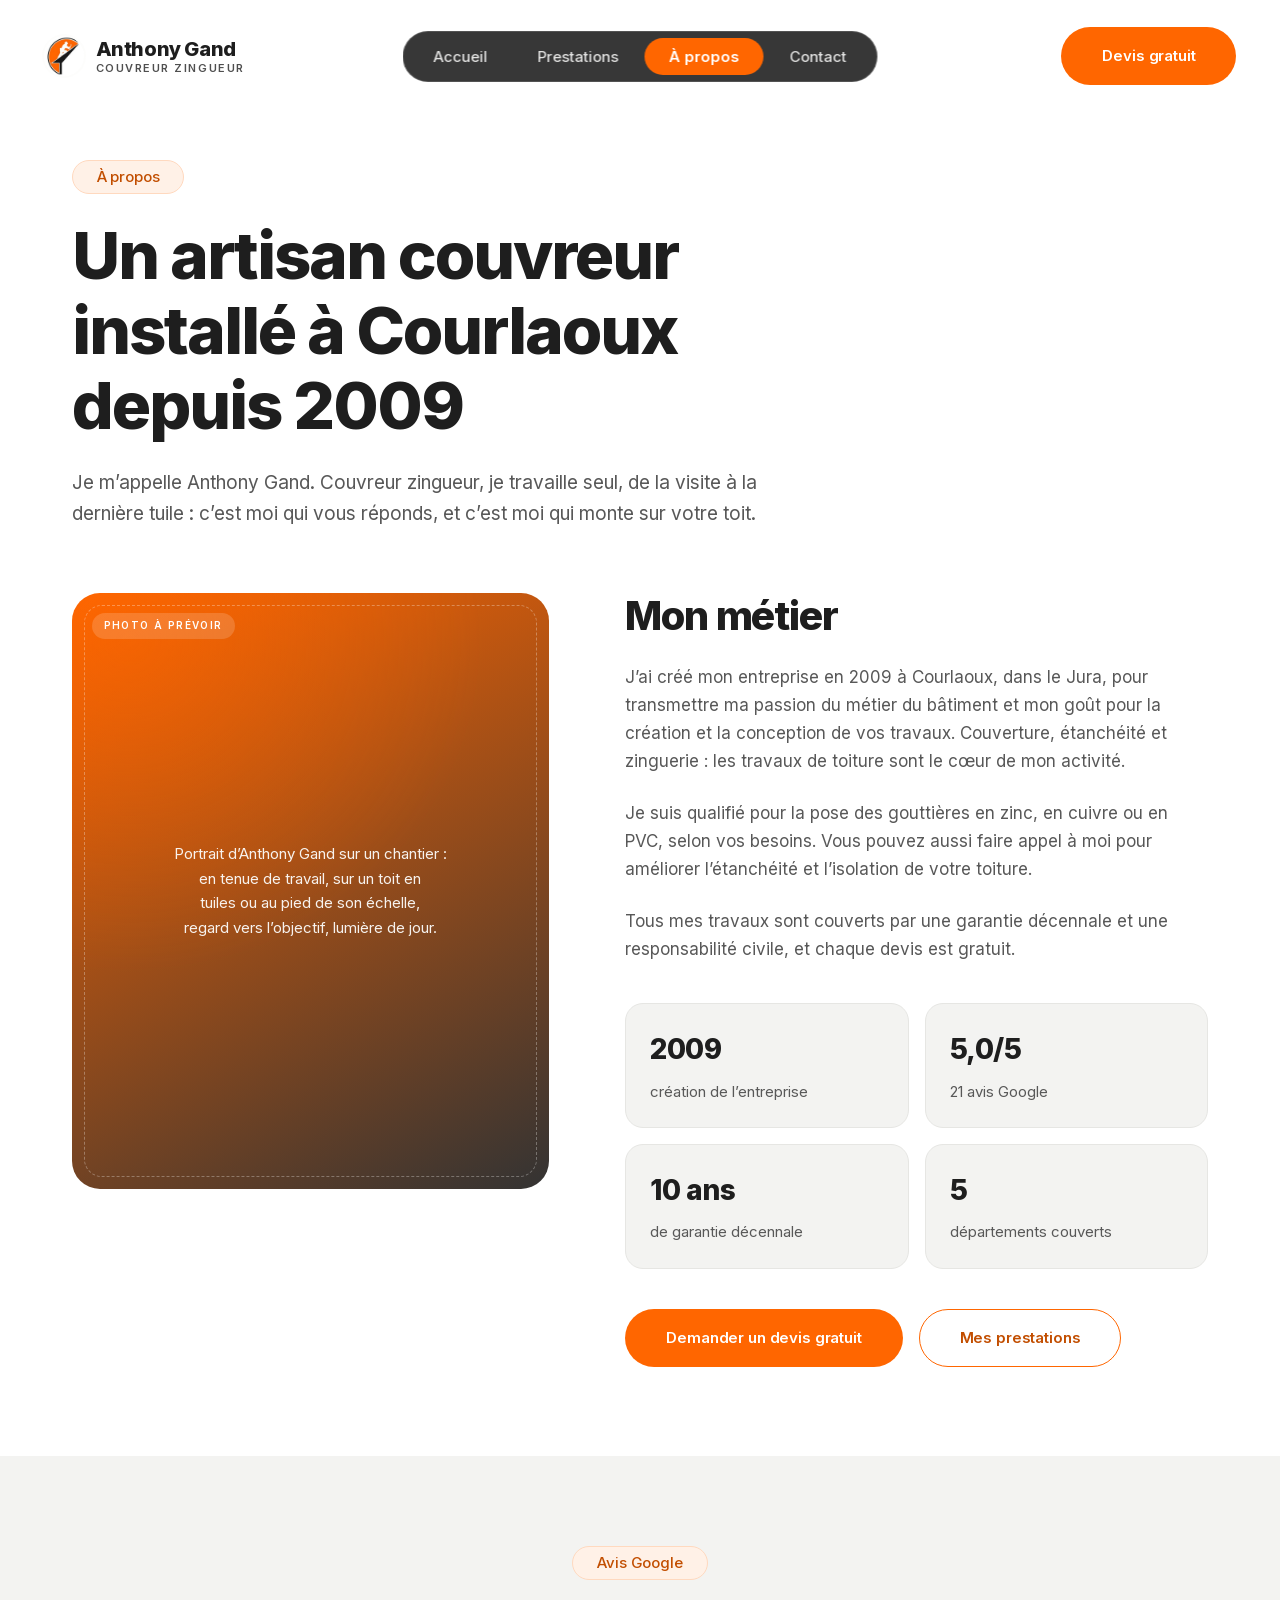
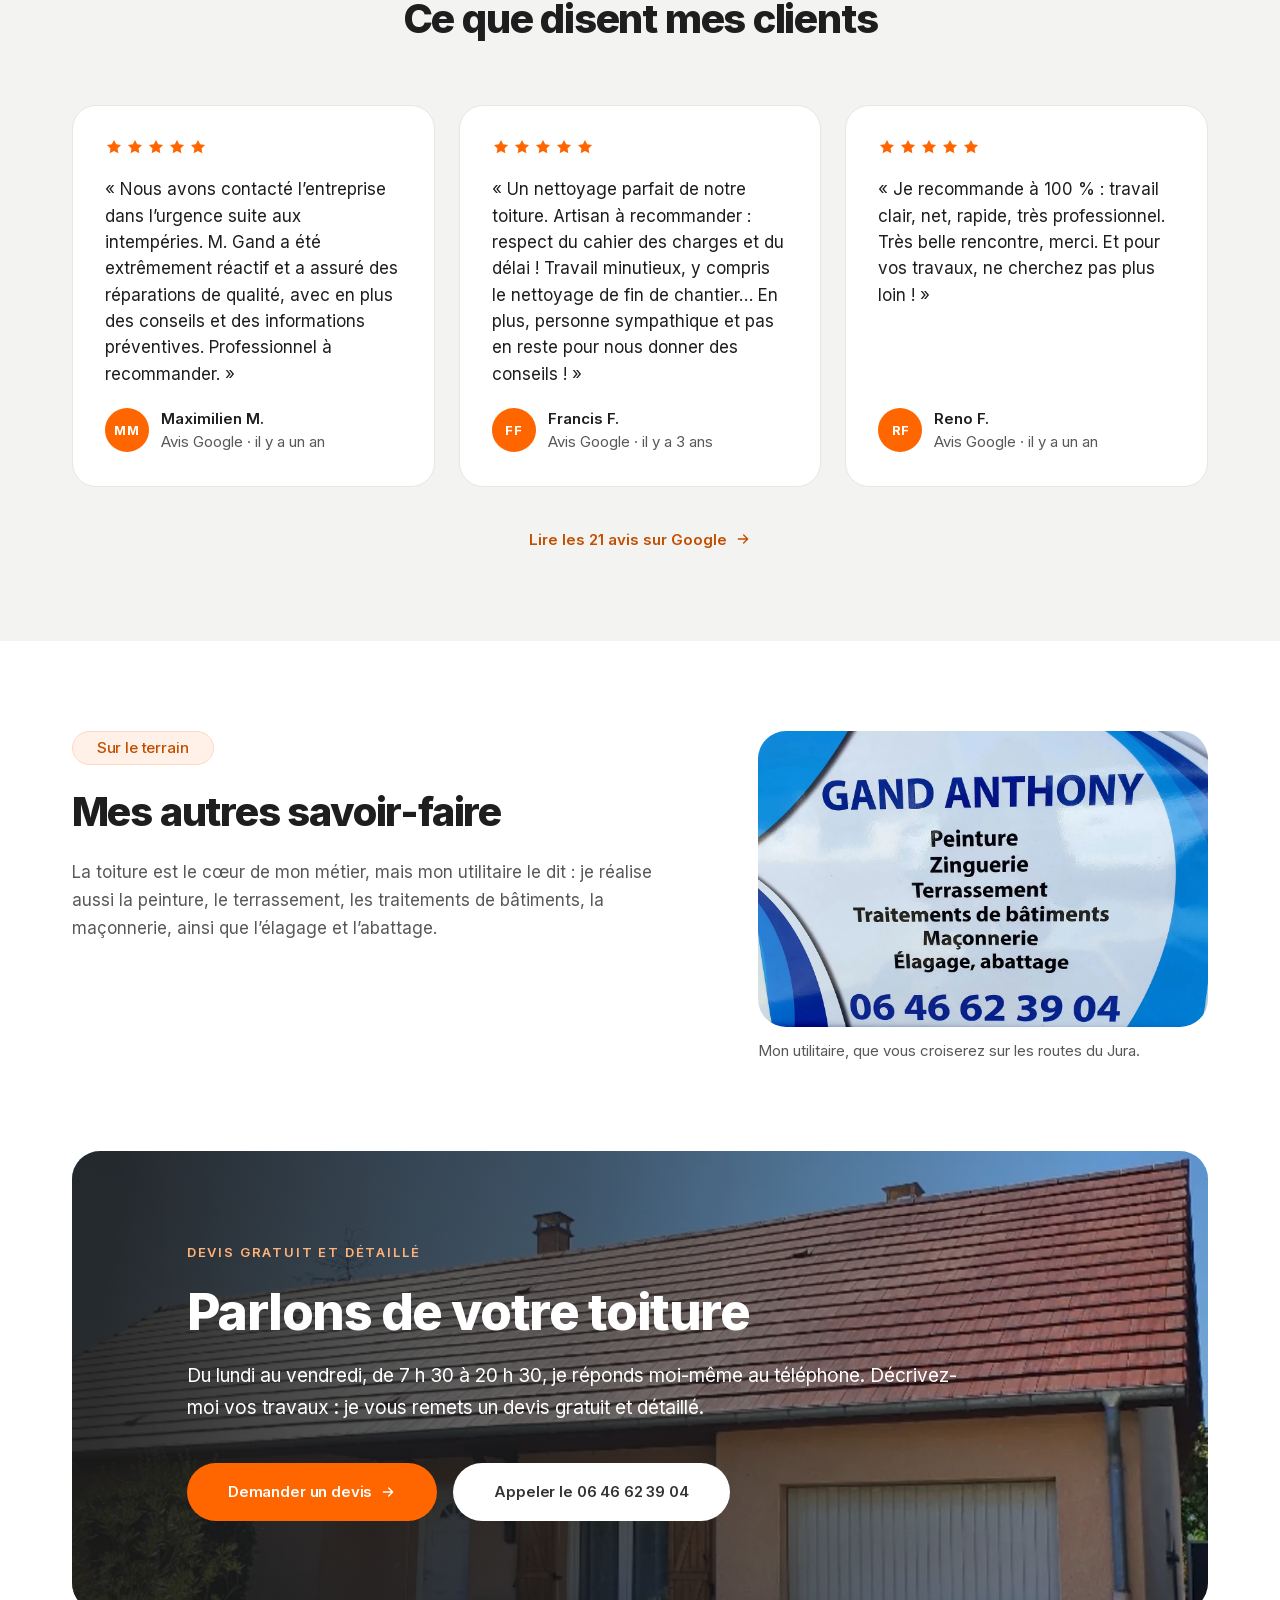
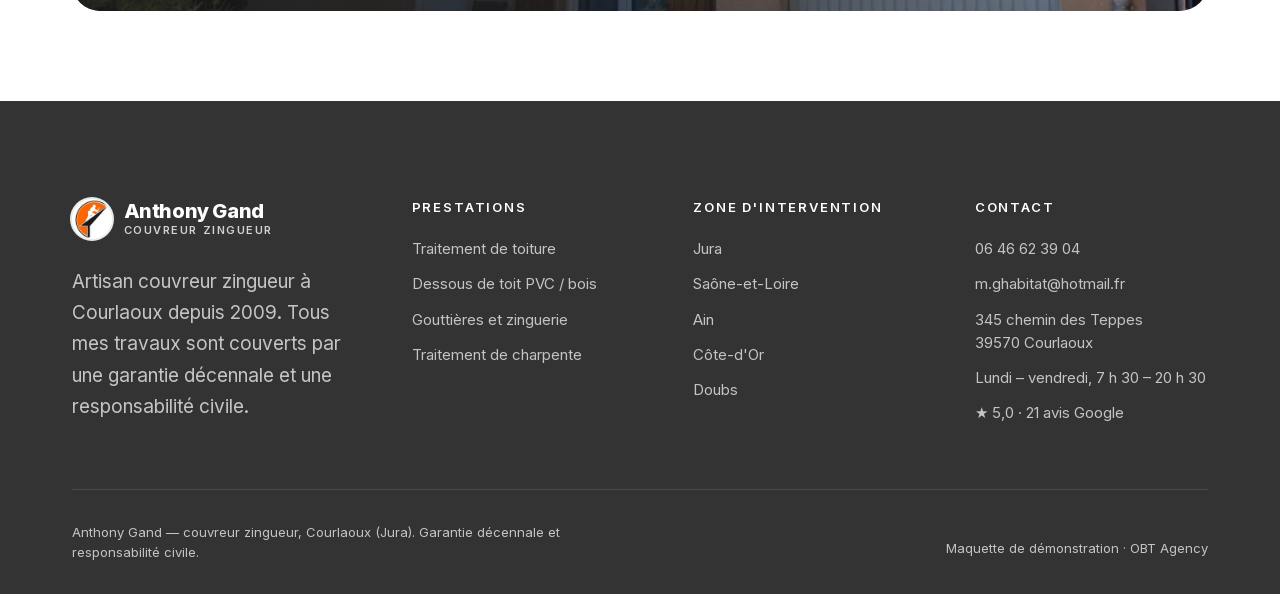
<file: apropos.html>
<!doctype html>
<html lang="fr">
<head>
<meta charset="utf-8">
<meta name="viewport" content="width=device-width, initial-scale=1">
<title>À propos — Anthony Gand, couvreur zingueur à Courlaoux</title>
<meta name="description" content="Entreprise de couverture, d'étanchéité et de zinguerie fondée en 2009 par Anthony Gand à Courlaoux (39). Coordonnées et horaires.">
<meta property="og:type" content="website">
<meta property="og:title" content="À propos — Anthony Gand, couvreur zingueur à Courlaoux">
<meta property="og:description" content="Entreprise de couverture, d'étanchéité et de zinguerie fondée en 2009 par Anthony Gand à Courlaoux (39). Coordonnées et horaires.">
<meta property="og:image" content="assets/img/hero-toiture-nettoyee.webp">
<meta property="og:locale" content="fr_FR">
<link rel="icon" href="assets/logo/favicon.png" type="image/png">
<link rel="stylesheet" href="css/tokens.css">
<link rel="stylesheet" href="css/base.css">
<link rel="stylesheet" href="css/layout.css">
<link rel="stylesheet" href="css/components.css">
<link rel="stylesheet" href="css/pages.css">
<link rel="stylesheet" href="css/apparitions.css">
<link rel="stylesheet" href="css/toiture.css">
<script>
(function () {
  var r = document.documentElement;
  if (window.matchMedia('(prefers-reduced-motion: reduce)').matches) return;
  r.dataset.anim = 'oui';
  addEventListener('load', function () {
    setTimeout(function () {
      if (!r.dataset.animPrete) r.removeAttribute('data-anim');
    }, 1000);
  });
})();
</script>
</head>
<body>
<a class="evitement" href="#principal">Aller au contenu</a>

<header class="entete" id="entete" data-fond="clair">
  <div class="entete__interieur">
    <a class="marque" href="index.html" aria-label="Anthony Gand, couvreur zingueur, accueil">
      <img class="marque__signe marque__logo" src="assets/logo/logo-rond.png" width="400" height="400" alt="">
      <span class="marque__nom">Anthony Gand<span class="marque__metier">Couvreur zingueur</span></span>
    </a>

    <nav class="nav" id="menu" aria-label="Navigation principale">
      <a class="nav__lien" href="index.html">Accueil</a>
      <a class="nav__lien" href="services.html">Prestations</a>
      <a class="nav__lien" href="apropos.html" aria-current="page">À propos</a>
      <a class="nav__lien" href="contact.html">Contact</a>
      <div class="nav__action"><a class="bouton bouton--plein bouton--large" href="contact.html">Devis gratuit</a></div>
    </nav>

    <div class="entete__action">
      <a class="bouton bouton--entete" href="contact.html">Devis gratuit</a>
    </div>

    <button class="burger" type="button" aria-expanded="false" aria-controls="menu" aria-label="Ouvrir le menu">
      <span class="burger__trait"></span><span class="burger__trait"></span><span class="burger__trait"></span>
    </button>
  </div>
</header>

<main id="principal">

<section class="hero-page">
  <div class="contenu">
    <p class="badge badge--accent hero-page__badge">À propos</p>
    <h1 class="hero-page__titre">Un artisan couvreur installé à Courlaoux depuis 2009</h1>
    <p class="hero-page__texte">
      Je m’appelle Anthony Gand. Couvreur zingueur, je travaille seul, de la visite à la
      dernière tuile : c’est moi qui vous réponds, et c’est moi qui monte sur votre toit.
    </p>
  </div>
</section>

<section class="section section--creme section--haut-nul">
  <div class="contenu">
    <div class="portrait">
            <div class="visuel visuel--portrait portrait__photo">
        <p class="visuel__texte">Portrait d’Anthony Gand sur un chantier : en tenue de travail, sur un toit en tuiles ou au pied de son échelle, regard vers l’objectif, lumière de jour.</p>
      </div>

      <div class="portrait__texte">
        <h2 class="section-titre">Mon métier</h2>
        <p class="duo__paragraphe">
          J’ai créé mon entreprise en 2009 à Courlaoux, dans le Jura, pour transmettre ma
          passion du métier du bâtiment et mon goût pour la création et la conception de vos
          travaux. Couverture, étanchéité et zinguerie : les travaux de toiture sont le cœur
          de mon activité.
        </p>
        <p class="duo__paragraphe">
          Je suis qualifié pour la pose des gouttières en zinc, en cuivre ou en PVC, selon vos
          besoins. Vous pouvez aussi faire appel à moi pour améliorer l’étanchéité et
          l’isolation de votre toiture.
        </p>
        <p class="duo__paragraphe">
          Tous mes travaux sont couverts par une garantie décennale et une responsabilité
          civile, et chaque devis est gratuit.
        </p>

        <dl class="chiffres">
          <div><dt>2009</dt><dd>création de l’entreprise</dd></div>
          <div><dt>5,0/5</dt><dd>21 avis Google</dd></div>
          <div><dt>10 ans</dt><dd>de garantie décennale</dd></div>
          <div><dt>5</dt><dd>départements couverts</dd></div>
        </dl>

        <div class="duo__actions">
          <a class="bouton bouton--plein" href="contact.html">Demander un devis gratuit</a>
          <a class="bouton bouton--contour" href="services.html">Mes prestations</a>
        </div>
      </div>
    </div>
  </div>
</section>

<section class="section section--creme-2">
  <div class="contenu">
    <div class="section-entete section-entete--centre">
      <p class="badge badge--accent">Avis Google</p>
      <h2 class="section-titre">Ce que disent mes clients</h2>
    </div>
    <div class="avis-grille">
      <figure class="avis-carte">
        <span class="etoiles" role="img" aria-label="5 étoiles sur 5"><svg viewBox="0 0 24 24" fill="currentColor" aria-hidden="true"><path d="M12 2.5l2.9 5.9 6.5.9-4.7 4.6 1.1 6.5L12 17.3 6.2 20.4l1.1-6.5L2.6 9.3l6.5-.9z"/></svg><svg viewBox="0 0 24 24" fill="currentColor" aria-hidden="true"><path d="M12 2.5l2.9 5.9 6.5.9-4.7 4.6 1.1 6.5L12 17.3 6.2 20.4l1.1-6.5L2.6 9.3l6.5-.9z"/></svg><svg viewBox="0 0 24 24" fill="currentColor" aria-hidden="true"><path d="M12 2.5l2.9 5.9 6.5.9-4.7 4.6 1.1 6.5L12 17.3 6.2 20.4l1.1-6.5L2.6 9.3l6.5-.9z"/></svg><svg viewBox="0 0 24 24" fill="currentColor" aria-hidden="true"><path d="M12 2.5l2.9 5.9 6.5.9-4.7 4.6 1.1 6.5L12 17.3 6.2 20.4l1.1-6.5L2.6 9.3l6.5-.9z"/></svg><svg viewBox="0 0 24 24" fill="currentColor" aria-hidden="true"><path d="M12 2.5l2.9 5.9 6.5.9-4.7 4.6 1.1 6.5L12 17.3 6.2 20.4l1.1-6.5L2.6 9.3l6.5-.9z"/></svg></span>
        <blockquote class="avis-carte__texte">« Nous avons contacté l’entreprise dans l’urgence suite aux intempéries. M. Gand a été extrêmement réactif et a assuré des réparations de qualité, avec en plus des conseils et des informations préventives. Professionnel à recommander. »</blockquote>
        <figcaption class="avis-carte__auteur"><span class="pastille" aria-hidden="true">MM</span>
          <span><strong>Maximilien M.</strong><br><span>Avis Google · il y a un an</span></span></figcaption>
      </figure>
      <figure class="avis-carte">
        <span class="etoiles" role="img" aria-label="5 étoiles sur 5"><svg viewBox="0 0 24 24" fill="currentColor" aria-hidden="true"><path d="M12 2.5l2.9 5.9 6.5.9-4.7 4.6 1.1 6.5L12 17.3 6.2 20.4l1.1-6.5L2.6 9.3l6.5-.9z"/></svg><svg viewBox="0 0 24 24" fill="currentColor" aria-hidden="true"><path d="M12 2.5l2.9 5.9 6.5.9-4.7 4.6 1.1 6.5L12 17.3 6.2 20.4l1.1-6.5L2.6 9.3l6.5-.9z"/></svg><svg viewBox="0 0 24 24" fill="currentColor" aria-hidden="true"><path d="M12 2.5l2.9 5.9 6.5.9-4.7 4.6 1.1 6.5L12 17.3 6.2 20.4l1.1-6.5L2.6 9.3l6.5-.9z"/></svg><svg viewBox="0 0 24 24" fill="currentColor" aria-hidden="true"><path d="M12 2.5l2.9 5.9 6.5.9-4.7 4.6 1.1 6.5L12 17.3 6.2 20.4l1.1-6.5L2.6 9.3l6.5-.9z"/></svg><svg viewBox="0 0 24 24" fill="currentColor" aria-hidden="true"><path d="M12 2.5l2.9 5.9 6.5.9-4.7 4.6 1.1 6.5L12 17.3 6.2 20.4l1.1-6.5L2.6 9.3l6.5-.9z"/></svg></span>
        <blockquote class="avis-carte__texte">« Un nettoyage parfait de notre toiture. Artisan à recommander : respect du cahier des charges et du délai ! Travail minutieux, y compris le nettoyage de fin de chantier… En plus, personne sympathique et pas en reste pour nous donner des conseils ! »</blockquote>
        <figcaption class="avis-carte__auteur"><span class="pastille" aria-hidden="true">FF</span>
          <span><strong>Francis F.</strong><br><span>Avis Google · il y a 3 ans</span></span></figcaption>
      </figure>
      <figure class="avis-carte">
        <span class="etoiles" role="img" aria-label="5 étoiles sur 5"><svg viewBox="0 0 24 24" fill="currentColor" aria-hidden="true"><path d="M12 2.5l2.9 5.9 6.5.9-4.7 4.6 1.1 6.5L12 17.3 6.2 20.4l1.1-6.5L2.6 9.3l6.5-.9z"/></svg><svg viewBox="0 0 24 24" fill="currentColor" aria-hidden="true"><path d="M12 2.5l2.9 5.9 6.5.9-4.7 4.6 1.1 6.5L12 17.3 6.2 20.4l1.1-6.5L2.6 9.3l6.5-.9z"/></svg><svg viewBox="0 0 24 24" fill="currentColor" aria-hidden="true"><path d="M12 2.5l2.9 5.9 6.5.9-4.7 4.6 1.1 6.5L12 17.3 6.2 20.4l1.1-6.5L2.6 9.3l6.5-.9z"/></svg><svg viewBox="0 0 24 24" fill="currentColor" aria-hidden="true"><path d="M12 2.5l2.9 5.9 6.5.9-4.7 4.6 1.1 6.5L12 17.3 6.2 20.4l1.1-6.5L2.6 9.3l6.5-.9z"/></svg><svg viewBox="0 0 24 24" fill="currentColor" aria-hidden="true"><path d="M12 2.5l2.9 5.9 6.5.9-4.7 4.6 1.1 6.5L12 17.3 6.2 20.4l1.1-6.5L2.6 9.3l6.5-.9z"/></svg></span>
        <blockquote class="avis-carte__texte">« Je recommande à 100 % : travail clair, net, rapide, très professionnel. Très belle rencontre, merci. Et pour vos travaux, ne cherchez pas plus loin ! »</blockquote>
        <figcaption class="avis-carte__auteur"><span class="pastille" aria-hidden="true">RF</span>
          <span><strong>Reno F.</strong><br><span>Avis Google · il y a un an</span></span></figcaption>
      </figure>
    </div>
    <p class="section-suite section-suite--centre"><a class="lien-fleche" href="https://maps.google.com/?cid=17760321871911499549" target="_blank" rel="noopener">Lire les 21 avis sur Google
      <svg viewBox="0 0 24 24" fill="none" stroke="currentColor" stroke-width="2" stroke-linecap="round" stroke-linejoin="round" width="16" height="16" aria-hidden="true"><path d="M5 12h14M13 6l6 6-6 6"/></svg></a></p>
  </div>
</section>

<section class="section section--creme">
  <div class="contenu">
    <div class="duo duo--apropos">
      <div class="duo__texte">
        <p class="badge badge--accent">Sur le terrain</p>
        <h2 class="section-titre duo__titre">Mes autres savoir-faire</h2>
        <p class="duo__paragraphe">
          La toiture est le cœur de mon métier, mais mon utilitaire le dit : je réalise aussi
          la peinture, le terrassement, les traitements de bâtiments, la maçonnerie, ainsi que
          l’élagage et l’abattage.
        </p>
      </div>

      <figure class="portrait__utilitaire">
        <img class="visuel-photo" src="assets/img/utilitaire-anthony-gand.webp" width="1400" height="920" loading="lazy"
             alt="Flanc de l'utilitaire d'Anthony Gand : peinture, zinguerie, terrassement, traitements de bâtiments, maçonnerie, élagage, et son numéro de téléphone.">
        <figcaption>Mon utilitaire, que vous croiserez sur les routes du Jura.</figcaption>
      </figure>
    </div>
  </div>
</section>

<section class="section section--creme section--haut-nul">
  <div class="contenu">
    <div class="appel appel--large">
      <img class="visuel-photo visuel--pleine" src="assets/img/toit-tuiles-propres.webp"
             width="1800" height="588" loading="lazy"
             alt="Maison de plain-pied dont la toiture en tuiles vient d'être nettoyée.">
      <div class="appel__contenu">
        <p class="surtitre">Devis gratuit et détaillé</p>
        <h2 class="appel__titre">Parlons de votre toiture</h2>
        <p class="appel__texte">
          Du lundi au vendredi, de 7 h 30 à 20 h 30, je réponds moi-même au téléphone.
          Décrivez-moi vos travaux : je vous remets un devis gratuit et détaillé.
        </p>
        <div class="appel__action appel__action--double">
          <a class="bouton bouton--plein" href="contact.html">Demander un devis
            <svg class="bouton__fleche" viewBox="0 0 24 24" fill="none" stroke="currentColor" stroke-width="2" stroke-linecap="round" stroke-linejoin="round" aria-hidden="true"><path d="M5 12h14M13 6l6 6-6 6"/></svg>
          </a>
          <a class="bouton bouton--clair" href="tel:+33646623904">Appeler le 06 46 62 39 04</a>
        </div>
      </div>
    </div>
  </div>
</section>

</main>

<footer class="pied">
  <div class="contenu">
    <div class="pied__haut">
      <div>
        <a class="marque" href="index.html" aria-label="Anthony Gand, couvreur zingueur, accueil">
      <img class="marque__signe marque__logo" src="assets/logo/logo-rond.png" width="400" height="400" alt="">
      <span class="marque__nom">Anthony Gand<span class="marque__metier">Couvreur zingueur</span></span>
    </a>
        <p class="pied__accroche">Artisan couvreur zingueur à Courlaoux depuis 2009. Tous mes travaux sont couverts par une garantie décennale et une responsabilité civile.</p>
      </div>

      <div>
        <p class="pied__titre">Prestations</p>
        <ul class="pied__liste">
          <li><a href="services.html#traitement-toiture">Traitement de toiture</a></li>
          <li><a href="services.html#dessous-de-toit">Dessous de toit PVC / bois</a></li>
          <li><a href="services.html#gouttieres">Gouttières et zinguerie</a></li>
          <li><a href="services.html#charpente">Traitement de charpente</a></li>
        </ul>
      </div>

      <div>
        <p class="pied__titre">Zone d'intervention</p>
        <ul class="pied__liste">
          <li>Jura</li>
          <li>Saône-et-Loire</li>
          <li>Ain</li>
          <li>Côte-d'Or</li>
          <li>Doubs</li>
        </ul>
      </div>

      <div>
        <p class="pied__titre">Contact</p>
        <ul class="pied__liste">
          <li><a href="tel:+33646623904">06 46 62 39 04</a></li>
          <li><a href="mailto:m.ghabitat@hotmail.fr">m.ghabitat@hotmail.fr</a></li>
          <li>345 chemin des Teppes<br>39570 Courlaoux</li>
          <li>Lundi – vendredi, 7 h 30 – 20 h 30</li>
          <li><a href="https://maps.google.com/?cid=17760321871911499549" target="_blank" rel="noopener">★ 5,0 · 21 avis Google</a></li>
        </ul>
      </div>
    </div>

    <div class="pied__bas">
      <p>Anthony Gand — couvreur zingueur, Courlaoux (Jura). Garantie décennale et responsabilité civile.</p>
      <p>Maquette de démonstration · OBT Agency</p>
    </div>
  </div>
</footer>

<script src="js/apparitions.js"></script>
<script src="js/main.js"></script>
<script src="js/toiture.js"></script>
</body>
</html>
</file>
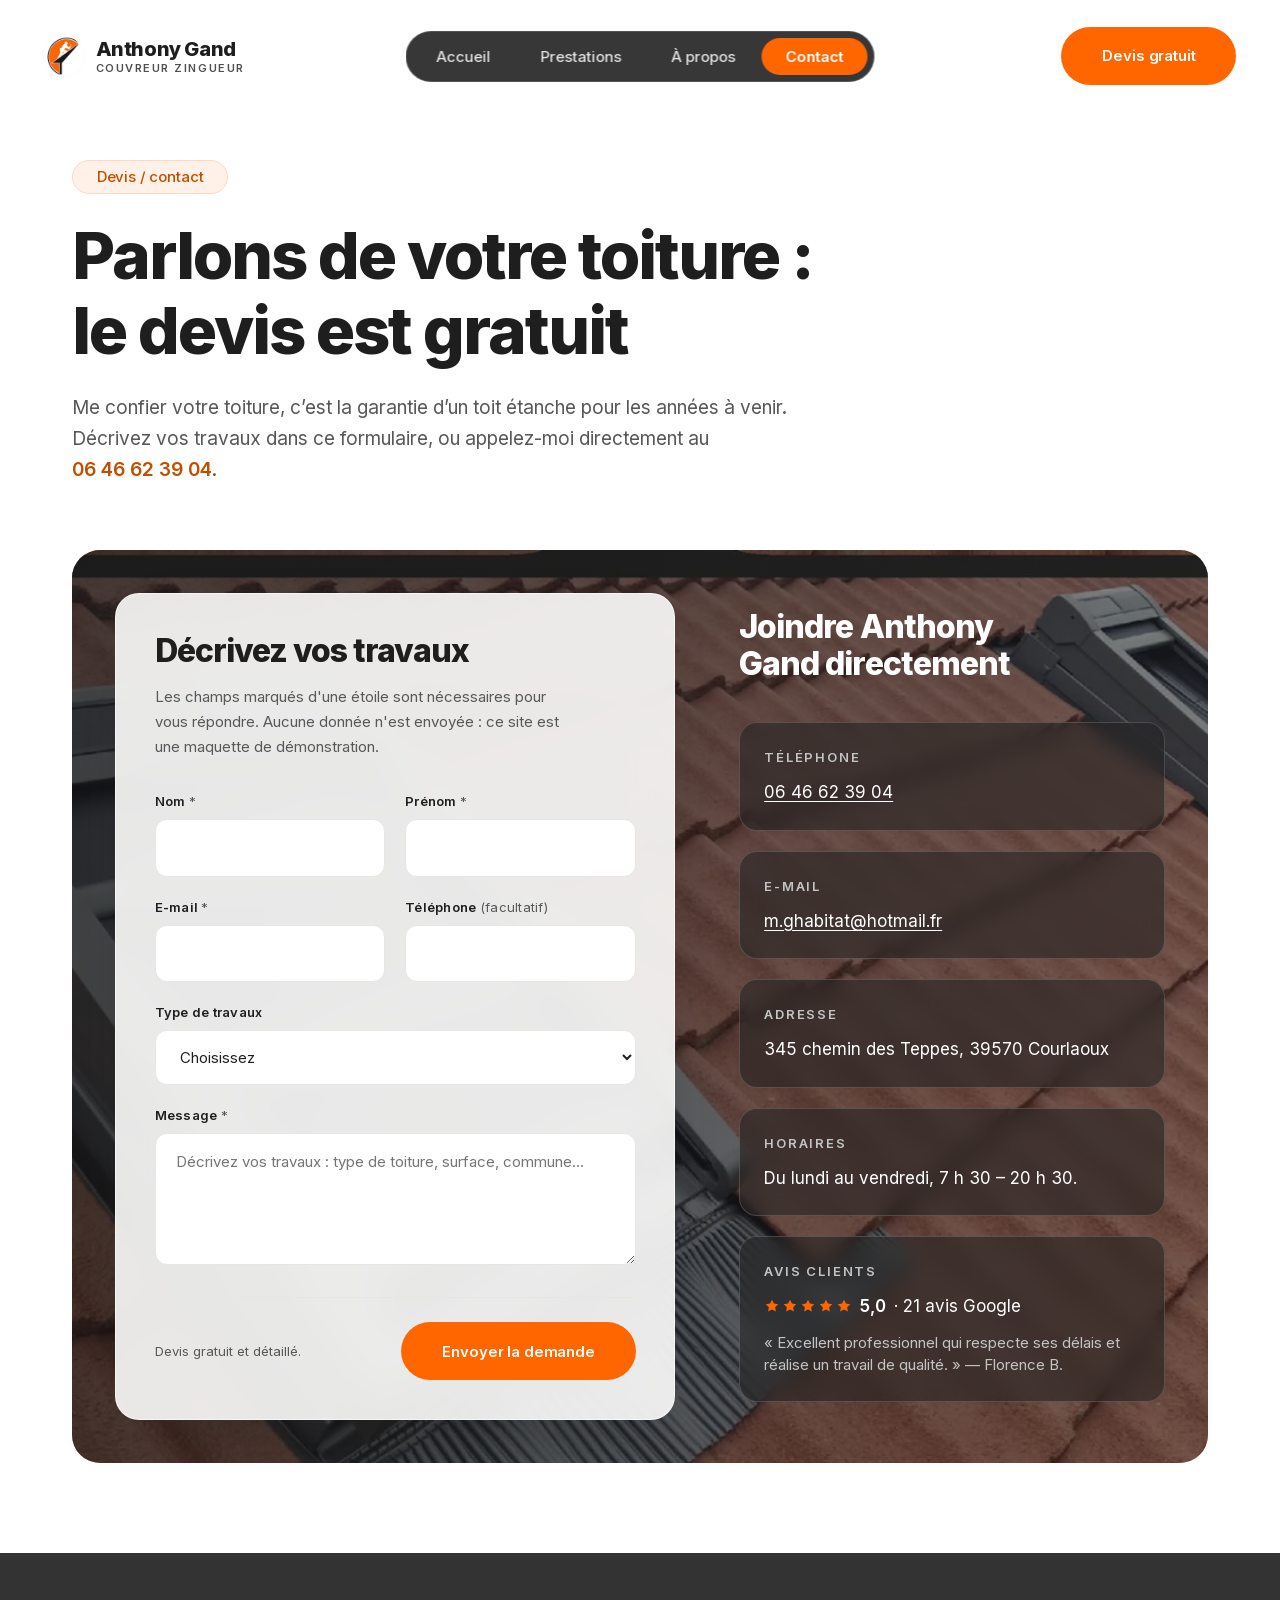
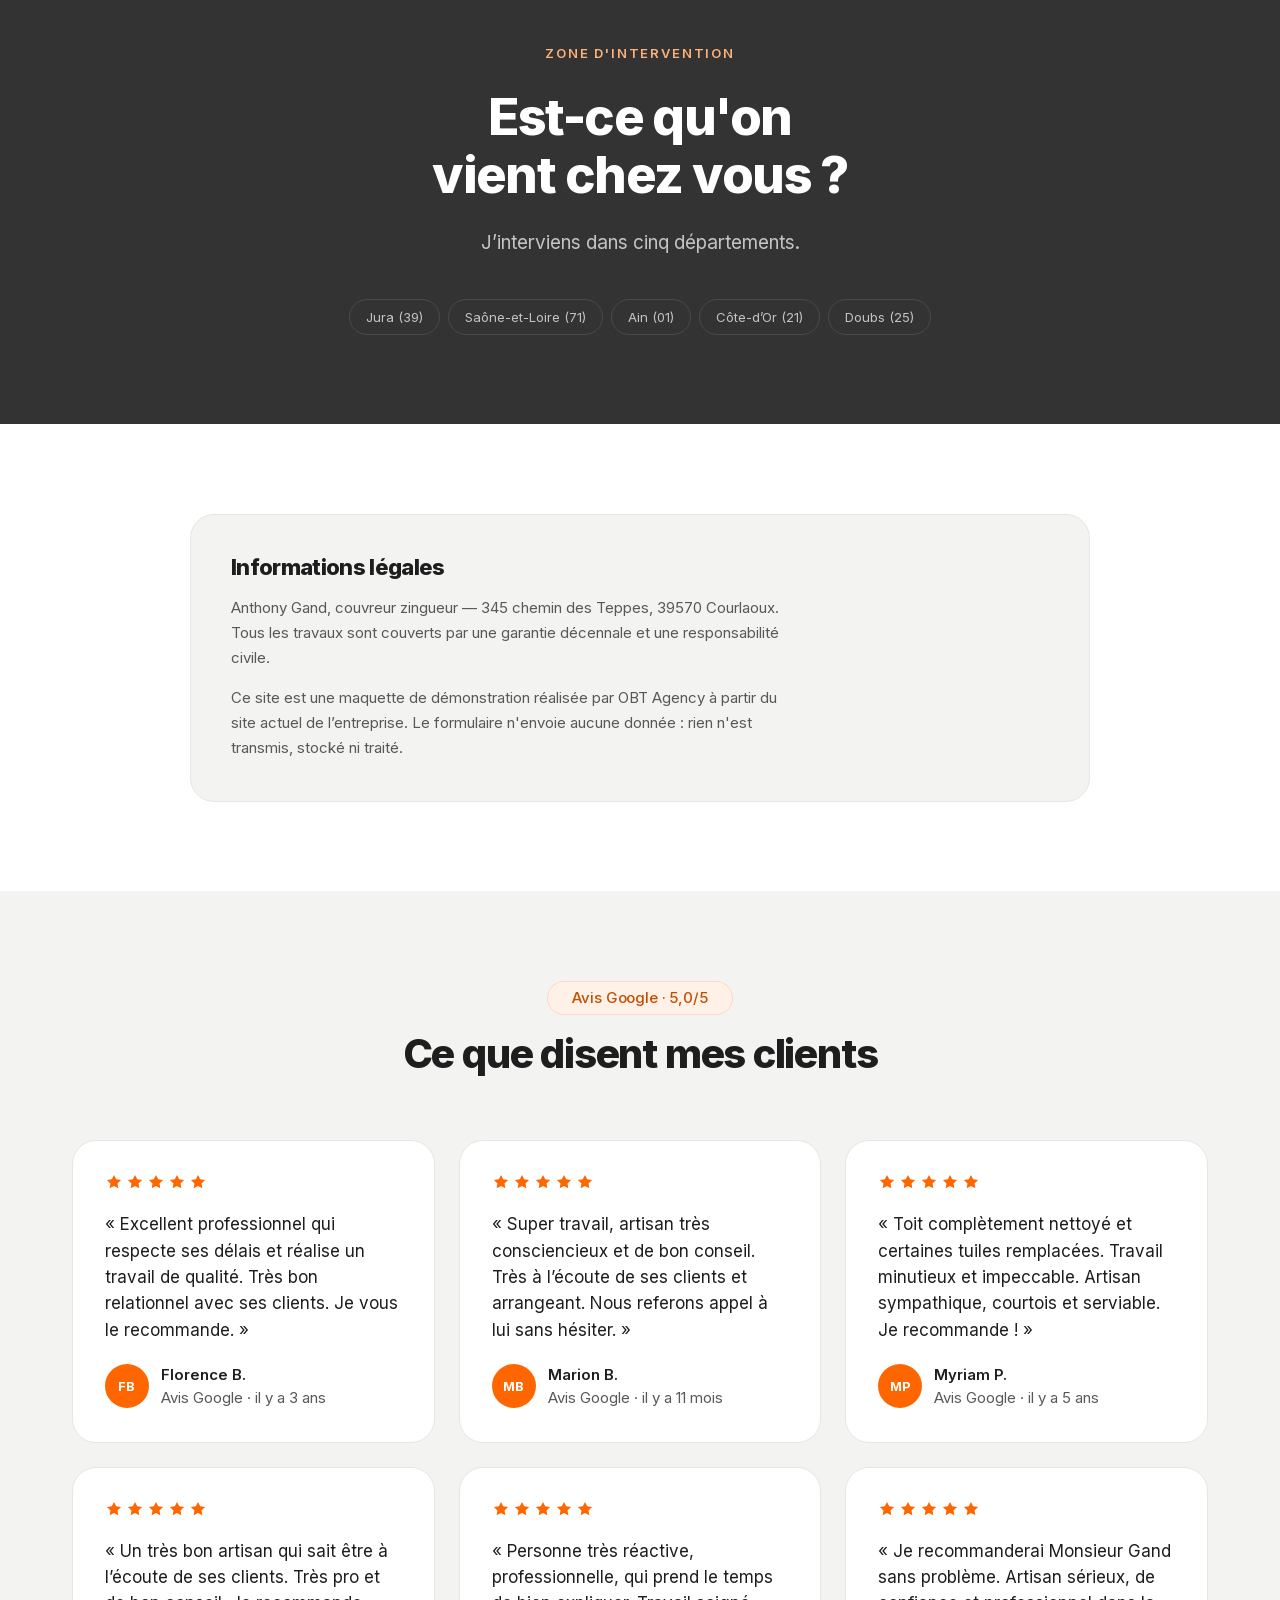
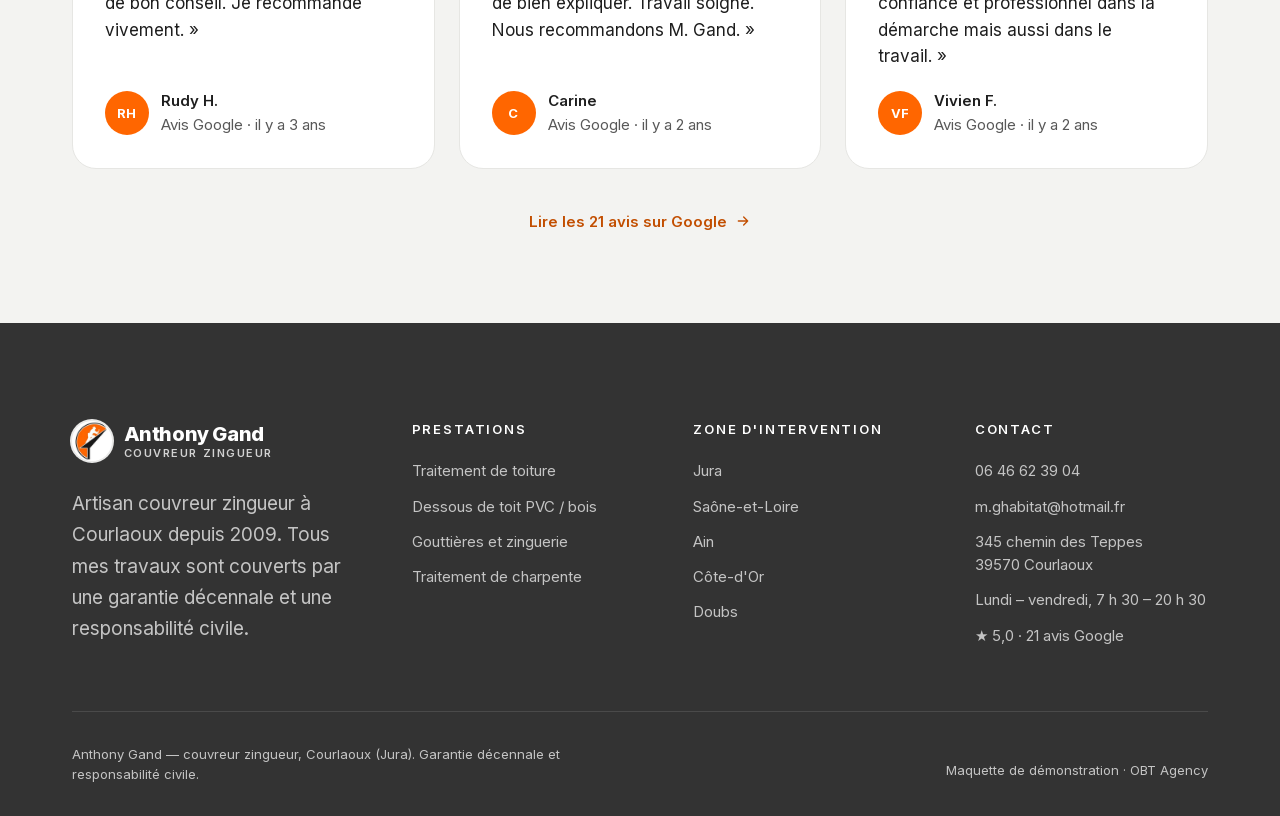
<file: contact.html>
<!doctype html>
<html lang="fr">
<head>
<meta charset="utf-8">
<meta name="viewport" content="width=device-width, initial-scale=1">
<title>Devis gratuit et contact — Anthony Gand, couvreur zingueur</title>
<meta name="description" content="Obtenez un devis gratuit et détaillé pour vos travaux de toiture. 345 chemin des Teppes, 39570 Courlaoux. Du lundi au vendredi, 7 h 30 – 20 h 30.">
<meta property="og:type" content="website">
<meta property="og:title" content="Devis gratuit et contact — Anthony Gand, couvreur zingueur">
<meta property="og:description" content="Obtenez un devis gratuit et détaillé pour vos travaux de toiture. 345 chemin des Teppes, 39570 Courlaoux. Du lundi au vendredi, 7 h 30 – 20 h 30.">
<meta property="og:image" content="assets/img/hero-toiture-nettoyee.webp">
<meta property="og:locale" content="fr_FR">
<link rel="icon" href="assets/logo/favicon.png" type="image/png">
<link rel="stylesheet" href="css/tokens.css">
<link rel="stylesheet" href="css/base.css">
<link rel="stylesheet" href="css/layout.css">
<link rel="stylesheet" href="css/components.css">
<link rel="stylesheet" href="css/pages.css">
<link rel="stylesheet" href="css/apparitions.css">
<link rel="stylesheet" href="css/toiture.css">
<script>
(function () {
  var r = document.documentElement;
  if (window.matchMedia('(prefers-reduced-motion: reduce)').matches) return;
  r.dataset.anim = 'oui';
  addEventListener('load', function () {
    setTimeout(function () {
      if (!r.dataset.animPrete) r.removeAttribute('data-anim');
    }, 1000);
  });
})();
</script>
</head>
<body>
<a class="evitement" href="#principal">Aller au contenu</a>

<header class="entete" id="entete" data-fond="clair">
  <div class="entete__interieur">
    <a class="marque" href="index.html" aria-label="Anthony Gand, couvreur zingueur, accueil">
      <img class="marque__signe marque__logo" src="assets/logo/logo-rond.png" width="400" height="400" alt="">
      <span class="marque__nom">Anthony Gand<span class="marque__metier">Couvreur zingueur</span></span>
    </a>

    <nav class="nav" id="menu" aria-label="Navigation principale">
      <a class="nav__lien" href="index.html">Accueil</a>
      <a class="nav__lien" href="services.html">Prestations</a>
      <a class="nav__lien" href="apropos.html">À propos</a>
      <a class="nav__lien" href="contact.html" aria-current="page">Contact</a>
      <div class="nav__action"><a class="bouton bouton--plein bouton--large" href="contact.html">Devis gratuit</a></div>
    </nav>

    <div class="entete__action">
      <a class="bouton bouton--entete" href="contact.html">Devis gratuit</a>
    </div>

    <button class="burger" type="button" aria-expanded="false" aria-controls="menu" aria-label="Ouvrir le menu">
      <span class="burger__trait"></span><span class="burger__trait"></span><span class="burger__trait"></span>
    </button>
  </div>
</header>

<main id="principal">

<section class="hero-page">
  <div class="contenu">
    <p class="badge badge--accent hero-page__badge">Devis / contact</p>
    <h1 class="hero-page__titre">Parlons de votre toiture : le devis est gratuit</h1>
    <p class="hero-page__texte">
      Me confier votre toiture, c’est la garantie d’un toit étanche pour les années à venir.
      Décrivez vos travaux dans ce formulaire, ou appelez-moi directement au
      <a class="tel-insecable" href="tel:+33646623904">06 46 62 39 04</a>.
    </p>
  </div>
</section>

<section class="section section--creme section--haut-nul" id="formulaire">
  <div class="contenu">
    <div class="formulaire-bloc">
      <img class="visuel-photo visuel--pleine" src="assets/img/fenetres-de-toit.webp"
             width="1800" height="799" fetchpriority="high"
             alt="Fenêtres de toit posées sur une couverture en tuiles.">

      <form class="formulaire" id="devis" novalidate>
        <div class="formulaire__corps">
          <h2 class="formulaire__titre">Décrivez vos travaux</h2>
          <p class="formulaire__intro">
            Les champs marqués d'une étoile sont nécessaires pour vous répondre.
            Aucune donnée n'est envoyée : ce site est une maquette de démonstration.
          </p>

          <div class="champs">
            <div class="champ">
              <label for="nom">Nom <span aria-hidden="true">*</span></label>
              <input type="text" id="nom" name="nom" autocomplete="family-name" required aria-describedby="err-nom">
              <p class="champ__erreur" id="err-nom">Indiquez votre nom.</p>
            </div>

            <div class="champ">
              <label for="prenom">Prénom <span aria-hidden="true">*</span></label>
              <input type="text" id="prenom" name="prenom" autocomplete="given-name" required aria-describedby="err-prenom">
              <p class="champ__erreur" id="err-prenom">Indiquez votre prénom.</p>
            </div>

            <div class="champ">
              <label for="email">E-mail <span aria-hidden="true">*</span></label>
              <input type="email" id="email" name="email" autocomplete="email" required aria-describedby="err-email">
              <p class="champ__erreur" id="err-email">Une adresse e-mail valide, pour vous envoyer le devis.</p>
            </div>

            <div class="champ">
              <label for="telephone">Téléphone <span>(facultatif)</span></label>
              <input type="tel" id="telephone" name="telephone" autocomplete="tel">
            </div>

            <div class="champ champ--plein">
              <label for="travaux">Type de travaux</label>
              <select id="travaux" name="travaux">
                <option value="">Choisissez</option>
                <option>Traitement de toiture</option>
                <option>Dessous de toit PVC / bois</option>
                <option>Gouttières et zinguerie</option>
                <option>Traitement de charpente</option>
                <option>Étanchéité ou isolation de toiture</option>
                <option>Autre travaux de toit</option>
              </select>
            </div>

            <div class="champ champ--plein">
              <label for="message">Message <span aria-hidden="true">*</span></label>
              <textarea id="message" name="message" required minlength="20" aria-describedby="err-message"
                placeholder="Décrivez vos travaux : type de toiture, surface, commune…"></textarea>
              <p class="champ__erreur" id="err-message">Vingt caractères au minimum : une phrase suffit.</p>
            </div>
          </div>

          <div class="formulaire__pied">
            <p class="formulaire__mention">Devis gratuit et détaillé.</p>
            <button class="bouton bouton--plein" type="submit">Envoyer la demande</button>
          </div>
        </div>

        <div class="formulaire__succes" role="status" aria-live="polite">
          <div class="formulaire__succes-signe">
            <svg viewBox="0 0 24 24" fill="none" stroke="currentColor" stroke-width="2.2" stroke-linecap="round" stroke-linejoin="round" aria-hidden="true"><path d="M4 12.5l5.5 5.5L20 6.5"/></svg>
          </div>
          <h3>Demande enregistrée</h3>
          <p id="succes-detail">Je reviens vers vous rapidement avec votre devis gratuit.</p>
          <p style="margin-block-start: var(--sp-8)">
            <button class="bouton bouton--contour" type="button" id="nouvelle-demande">Faire une autre demande</button>
          </p>
        </div>
      </form>

      <aside class="pratique">
        <h2 class="pratique__titre">Joindre Anthony Gand directement</h2>
        <div class="pratique__liste">
          <div class="pratique__item">
            <p class="pratique__intitule">Téléphone</p>
            <p class="pratique__valeur"><a href="tel:+33646623904">06 46 62 39 04</a></p>
          </div>
          <div class="pratique__item">
            <p class="pratique__intitule">E-mail</p>
            <p class="pratique__valeur"><a href="mailto:m.ghabitat@hotmail.fr">m.ghabitat@hotmail.fr</a></p>
          </div>
          <div class="pratique__item">
            <p class="pratique__intitule">Adresse</p>
            <p class="pratique__valeur">345 chemin des Teppes, 39570 Courlaoux</p>
          </div>
          <div class="pratique__item">
            <p class="pratique__intitule">Horaires</p>
            <p class="pratique__valeur">Du lundi au vendredi, 7 h 30 – 20 h 30.</p>
          </div>
          <a class="pratique__item pratique__avis" href="https://maps.google.com/?cid=17760321871911499549" target="_blank" rel="noopener">
            <p class="pratique__intitule">Avis clients</p>
            <p class="pratique__valeur pratique__note"><span class="etoiles" role="img" aria-label="5 étoiles sur 5"><svg viewBox="0 0 24 24" fill="currentColor" aria-hidden="true"><path d="M12 2.5l2.9 5.9 6.5.9-4.7 4.6 1.1 6.5L12 17.3 6.2 20.4l1.1-6.5L2.6 9.3l6.5-.9z"/></svg><svg viewBox="0 0 24 24" fill="currentColor" aria-hidden="true"><path d="M12 2.5l2.9 5.9 6.5.9-4.7 4.6 1.1 6.5L12 17.3 6.2 20.4l1.1-6.5L2.6 9.3l6.5-.9z"/></svg><svg viewBox="0 0 24 24" fill="currentColor" aria-hidden="true"><path d="M12 2.5l2.9 5.9 6.5.9-4.7 4.6 1.1 6.5L12 17.3 6.2 20.4l1.1-6.5L2.6 9.3l6.5-.9z"/></svg><svg viewBox="0 0 24 24" fill="currentColor" aria-hidden="true"><path d="M12 2.5l2.9 5.9 6.5.9-4.7 4.6 1.1 6.5L12 17.3 6.2 20.4l1.1-6.5L2.6 9.3l6.5-.9z"/></svg><svg viewBox="0 0 24 24" fill="currentColor" aria-hidden="true"><path d="M12 2.5l2.9 5.9 6.5.9-4.7 4.6 1.1 6.5L12 17.3 6.2 20.4l1.1-6.5L2.6 9.3l6.5-.9z"/></svg></span> <strong>5,0</strong> · 21 avis Google</p>
            <p class="pratique__citation">« Excellent professionnel qui respecte ses délais et réalise un travail de qualité. » — Florence B.</p>
          </a>
        </div>
      </aside>
    </div>
  </div>
</section>

<section class="section section--sombre">
  <div class="contenu">
    <div class="recherche">
      <p class="surtitre">Zone d'intervention</p>
      <h2 class="recherche__titre">Est-ce qu'on vient chez vous&nbsp;?</h2>
      <p class="section-chapo">J’interviens dans cinq départements.</p>

      <div class="communes">
        <span class="commune">Jura (39)</span>
        <span class="commune">Saône-et-Loire (71)</span>
        <span class="commune">Ain (01)</span>
        <span class="commune">Côte-d’Or (21)</span>
        <span class="commune">Doubs (25)</span>
      </div>
    </div>
  </div>
</section>

<section class="section section--creme" id="informations-legales">
  <div class="contenu contenu--etroit">
    <div class="legal">
      <h2>Informations légales</h2>
      <p>
        Anthony Gand, couvreur zingueur — 345 chemin des Teppes, 39570 Courlaoux.
        Tous les travaux sont couverts par une garantie décennale et une responsabilité
        civile.
      </p>
      <p>
        Ce site est une maquette de démonstration réalisée par OBT Agency à partir du site
        actuel de l’entreprise. Le formulaire n'envoie aucune donnée : rien n'est transmis,
        stocké ni traité.
      </p>
    </div>
  </div>
</section>

<section class="section section--creme-2">
  <div class="contenu">
    <div class="section-entete section-entete--centre">
      <p class="badge badge--accent">Avis Google · 5,0/5</p>
      <h2 class="section-titre">Ce que disent mes clients</h2>
    </div>
    <div class="avis-grille">
      <figure class="avis-carte">
        <span class="etoiles" role="img" aria-label="5 étoiles sur 5"><svg viewBox="0 0 24 24" fill="currentColor" aria-hidden="true"><path d="M12 2.5l2.9 5.9 6.5.9-4.7 4.6 1.1 6.5L12 17.3 6.2 20.4l1.1-6.5L2.6 9.3l6.5-.9z"/></svg><svg viewBox="0 0 24 24" fill="currentColor" aria-hidden="true"><path d="M12 2.5l2.9 5.9 6.5.9-4.7 4.6 1.1 6.5L12 17.3 6.2 20.4l1.1-6.5L2.6 9.3l6.5-.9z"/></svg><svg viewBox="0 0 24 24" fill="currentColor" aria-hidden="true"><path d="M12 2.5l2.9 5.9 6.5.9-4.7 4.6 1.1 6.5L12 17.3 6.2 20.4l1.1-6.5L2.6 9.3l6.5-.9z"/></svg><svg viewBox="0 0 24 24" fill="currentColor" aria-hidden="true"><path d="M12 2.5l2.9 5.9 6.5.9-4.7 4.6 1.1 6.5L12 17.3 6.2 20.4l1.1-6.5L2.6 9.3l6.5-.9z"/></svg><svg viewBox="0 0 24 24" fill="currentColor" aria-hidden="true"><path d="M12 2.5l2.9 5.9 6.5.9-4.7 4.6 1.1 6.5L12 17.3 6.2 20.4l1.1-6.5L2.6 9.3l6.5-.9z"/></svg></span>
        <blockquote class="avis-carte__texte">« Excellent professionnel qui respecte ses délais et réalise un travail de qualité. Très bon relationnel avec ses clients. Je vous le recommande. »</blockquote>
        <figcaption class="avis-carte__auteur"><span class="pastille" aria-hidden="true">FB</span>
          <span><strong>Florence B.</strong><br><span>Avis Google · il y a 3 ans</span></span></figcaption>
      </figure>
      <figure class="avis-carte">
        <span class="etoiles" role="img" aria-label="5 étoiles sur 5"><svg viewBox="0 0 24 24" fill="currentColor" aria-hidden="true"><path d="M12 2.5l2.9 5.9 6.5.9-4.7 4.6 1.1 6.5L12 17.3 6.2 20.4l1.1-6.5L2.6 9.3l6.5-.9z"/></svg><svg viewBox="0 0 24 24" fill="currentColor" aria-hidden="true"><path d="M12 2.5l2.9 5.9 6.5.9-4.7 4.6 1.1 6.5L12 17.3 6.2 20.4l1.1-6.5L2.6 9.3l6.5-.9z"/></svg><svg viewBox="0 0 24 24" fill="currentColor" aria-hidden="true"><path d="M12 2.5l2.9 5.9 6.5.9-4.7 4.6 1.1 6.5L12 17.3 6.2 20.4l1.1-6.5L2.6 9.3l6.5-.9z"/></svg><svg viewBox="0 0 24 24" fill="currentColor" aria-hidden="true"><path d="M12 2.5l2.9 5.9 6.5.9-4.7 4.6 1.1 6.5L12 17.3 6.2 20.4l1.1-6.5L2.6 9.3l6.5-.9z"/></svg><svg viewBox="0 0 24 24" fill="currentColor" aria-hidden="true"><path d="M12 2.5l2.9 5.9 6.5.9-4.7 4.6 1.1 6.5L12 17.3 6.2 20.4l1.1-6.5L2.6 9.3l6.5-.9z"/></svg></span>
        <blockquote class="avis-carte__texte">« Super travail, artisan très consciencieux et de bon conseil. Très à l’écoute de ses clients et arrangeant. Nous referons appel à lui sans hésiter. »</blockquote>
        <figcaption class="avis-carte__auteur"><span class="pastille" aria-hidden="true">MB</span>
          <span><strong>Marion B.</strong><br><span>Avis Google · il y a 11 mois</span></span></figcaption>
      </figure>
      <figure class="avis-carte">
        <span class="etoiles" role="img" aria-label="5 étoiles sur 5"><svg viewBox="0 0 24 24" fill="currentColor" aria-hidden="true"><path d="M12 2.5l2.9 5.9 6.5.9-4.7 4.6 1.1 6.5L12 17.3 6.2 20.4l1.1-6.5L2.6 9.3l6.5-.9z"/></svg><svg viewBox="0 0 24 24" fill="currentColor" aria-hidden="true"><path d="M12 2.5l2.9 5.9 6.5.9-4.7 4.6 1.1 6.5L12 17.3 6.2 20.4l1.1-6.5L2.6 9.3l6.5-.9z"/></svg><svg viewBox="0 0 24 24" fill="currentColor" aria-hidden="true"><path d="M12 2.5l2.9 5.9 6.5.9-4.7 4.6 1.1 6.5L12 17.3 6.2 20.4l1.1-6.5L2.6 9.3l6.5-.9z"/></svg><svg viewBox="0 0 24 24" fill="currentColor" aria-hidden="true"><path d="M12 2.5l2.9 5.9 6.5.9-4.7 4.6 1.1 6.5L12 17.3 6.2 20.4l1.1-6.5L2.6 9.3l6.5-.9z"/></svg><svg viewBox="0 0 24 24" fill="currentColor" aria-hidden="true"><path d="M12 2.5l2.9 5.9 6.5.9-4.7 4.6 1.1 6.5L12 17.3 6.2 20.4l1.1-6.5L2.6 9.3l6.5-.9z"/></svg></span>
        <blockquote class="avis-carte__texte">« Toit complètement nettoyé et certaines tuiles remplacées. Travail minutieux et impeccable. Artisan sympathique, courtois et serviable. Je recommande ! »</blockquote>
        <figcaption class="avis-carte__auteur"><span class="pastille" aria-hidden="true">MP</span>
          <span><strong>Myriam P.</strong><br><span>Avis Google · il y a 5 ans</span></span></figcaption>
      </figure>
      <figure class="avis-carte">
        <span class="etoiles" role="img" aria-label="5 étoiles sur 5"><svg viewBox="0 0 24 24" fill="currentColor" aria-hidden="true"><path d="M12 2.5l2.9 5.9 6.5.9-4.7 4.6 1.1 6.5L12 17.3 6.2 20.4l1.1-6.5L2.6 9.3l6.5-.9z"/></svg><svg viewBox="0 0 24 24" fill="currentColor" aria-hidden="true"><path d="M12 2.5l2.9 5.9 6.5.9-4.7 4.6 1.1 6.5L12 17.3 6.2 20.4l1.1-6.5L2.6 9.3l6.5-.9z"/></svg><svg viewBox="0 0 24 24" fill="currentColor" aria-hidden="true"><path d="M12 2.5l2.9 5.9 6.5.9-4.7 4.6 1.1 6.5L12 17.3 6.2 20.4l1.1-6.5L2.6 9.3l6.5-.9z"/></svg><svg viewBox="0 0 24 24" fill="currentColor" aria-hidden="true"><path d="M12 2.5l2.9 5.9 6.5.9-4.7 4.6 1.1 6.5L12 17.3 6.2 20.4l1.1-6.5L2.6 9.3l6.5-.9z"/></svg><svg viewBox="0 0 24 24" fill="currentColor" aria-hidden="true"><path d="M12 2.5l2.9 5.9 6.5.9-4.7 4.6 1.1 6.5L12 17.3 6.2 20.4l1.1-6.5L2.6 9.3l6.5-.9z"/></svg></span>
        <blockquote class="avis-carte__texte">« Un très bon artisan qui sait être à l’écoute de ses clients. Très pro et de bon conseil. Je recommande vivement. »</blockquote>
        <figcaption class="avis-carte__auteur"><span class="pastille" aria-hidden="true">RH</span>
          <span><strong>Rudy H.</strong><br><span>Avis Google · il y a 3 ans</span></span></figcaption>
      </figure>
      <figure class="avis-carte">
        <span class="etoiles" role="img" aria-label="5 étoiles sur 5"><svg viewBox="0 0 24 24" fill="currentColor" aria-hidden="true"><path d="M12 2.5l2.9 5.9 6.5.9-4.7 4.6 1.1 6.5L12 17.3 6.2 20.4l1.1-6.5L2.6 9.3l6.5-.9z"/></svg><svg viewBox="0 0 24 24" fill="currentColor" aria-hidden="true"><path d="M12 2.5l2.9 5.9 6.5.9-4.7 4.6 1.1 6.5L12 17.3 6.2 20.4l1.1-6.5L2.6 9.3l6.5-.9z"/></svg><svg viewBox="0 0 24 24" fill="currentColor" aria-hidden="true"><path d="M12 2.5l2.9 5.9 6.5.9-4.7 4.6 1.1 6.5L12 17.3 6.2 20.4l1.1-6.5L2.6 9.3l6.5-.9z"/></svg><svg viewBox="0 0 24 24" fill="currentColor" aria-hidden="true"><path d="M12 2.5l2.9 5.9 6.5.9-4.7 4.6 1.1 6.5L12 17.3 6.2 20.4l1.1-6.5L2.6 9.3l6.5-.9z"/></svg><svg viewBox="0 0 24 24" fill="currentColor" aria-hidden="true"><path d="M12 2.5l2.9 5.9 6.5.9-4.7 4.6 1.1 6.5L12 17.3 6.2 20.4l1.1-6.5L2.6 9.3l6.5-.9z"/></svg></span>
        <blockquote class="avis-carte__texte">« Personne très réactive, professionnelle, qui prend le temps de bien expliquer. Travail soigné. Nous recommandons M. Gand. »</blockquote>
        <figcaption class="avis-carte__auteur"><span class="pastille" aria-hidden="true">C</span>
          <span><strong>Carine</strong><br><span>Avis Google · il y a 2 ans</span></span></figcaption>
      </figure>
      <figure class="avis-carte">
        <span class="etoiles" role="img" aria-label="5 étoiles sur 5"><svg viewBox="0 0 24 24" fill="currentColor" aria-hidden="true"><path d="M12 2.5l2.9 5.9 6.5.9-4.7 4.6 1.1 6.5L12 17.3 6.2 20.4l1.1-6.5L2.6 9.3l6.5-.9z"/></svg><svg viewBox="0 0 24 24" fill="currentColor" aria-hidden="true"><path d="M12 2.5l2.9 5.9 6.5.9-4.7 4.6 1.1 6.5L12 17.3 6.2 20.4l1.1-6.5L2.6 9.3l6.5-.9z"/></svg><svg viewBox="0 0 24 24" fill="currentColor" aria-hidden="true"><path d="M12 2.5l2.9 5.9 6.5.9-4.7 4.6 1.1 6.5L12 17.3 6.2 20.4l1.1-6.5L2.6 9.3l6.5-.9z"/></svg><svg viewBox="0 0 24 24" fill="currentColor" aria-hidden="true"><path d="M12 2.5l2.9 5.9 6.5.9-4.7 4.6 1.1 6.5L12 17.3 6.2 20.4l1.1-6.5L2.6 9.3l6.5-.9z"/></svg><svg viewBox="0 0 24 24" fill="currentColor" aria-hidden="true"><path d="M12 2.5l2.9 5.9 6.5.9-4.7 4.6 1.1 6.5L12 17.3 6.2 20.4l1.1-6.5L2.6 9.3l6.5-.9z"/></svg></span>
        <blockquote class="avis-carte__texte">« Je recommanderai Monsieur Gand sans problème. Artisan sérieux, de confiance et professionnel dans la démarche mais aussi dans le travail. »</blockquote>
        <figcaption class="avis-carte__auteur"><span class="pastille" aria-hidden="true">VF</span>
          <span><strong>Vivien F.</strong><br><span>Avis Google · il y a 2 ans</span></span></figcaption>
      </figure>
    </div>
    <p class="section-suite section-suite--centre"><a class="lien-fleche" href="https://maps.google.com/?cid=17760321871911499549" target="_blank" rel="noopener">Lire les 21 avis sur Google
      <svg viewBox="0 0 24 24" fill="none" stroke="currentColor" stroke-width="2" stroke-linecap="round" stroke-linejoin="round" width="16" height="16" aria-hidden="true"><path d="M5 12h14M13 6l6 6-6 6"/></svg></a></p>
  </div>
</section>

</main>

<footer class="pied">
  <div class="contenu">
    <div class="pied__haut">
      <div>
        <a class="marque" href="index.html" aria-label="Anthony Gand, couvreur zingueur, accueil">
      <img class="marque__signe marque__logo" src="assets/logo/logo-rond.png" width="400" height="400" alt="">
      <span class="marque__nom">Anthony Gand<span class="marque__metier">Couvreur zingueur</span></span>
    </a>
        <p class="pied__accroche">Artisan couvreur zingueur à Courlaoux depuis 2009. Tous mes travaux sont couverts par une garantie décennale et une responsabilité civile.</p>
      </div>

      <div>
        <p class="pied__titre">Prestations</p>
        <ul class="pied__liste">
          <li><a href="services.html#traitement-toiture">Traitement de toiture</a></li>
          <li><a href="services.html#dessous-de-toit">Dessous de toit PVC / bois</a></li>
          <li><a href="services.html#gouttieres">Gouttières et zinguerie</a></li>
          <li><a href="services.html#charpente">Traitement de charpente</a></li>
        </ul>
      </div>

      <div>
        <p class="pied__titre">Zone d'intervention</p>
        <ul class="pied__liste">
          <li>Jura</li>
          <li>Saône-et-Loire</li>
          <li>Ain</li>
          <li>Côte-d'Or</li>
          <li>Doubs</li>
        </ul>
      </div>

      <div>
        <p class="pied__titre">Contact</p>
        <ul class="pied__liste">
          <li><a href="tel:+33646623904">06 46 62 39 04</a></li>
          <li><a href="mailto:m.ghabitat@hotmail.fr">m.ghabitat@hotmail.fr</a></li>
          <li>345 chemin des Teppes<br>39570 Courlaoux</li>
          <li>Lundi – vendredi, 7 h 30 – 20 h 30</li>
          <li><a href="https://maps.google.com/?cid=17760321871911499549" target="_blank" rel="noopener">★ 5,0 · 21 avis Google</a></li>
        </ul>
      </div>
    </div>

    <div class="pied__bas">
      <p>Anthony Gand — couvreur zingueur, Courlaoux (Jura). Garantie décennale et responsabilité civile.</p>
      <p>Maquette de démonstration · OBT Agency</p>
    </div>
  </div>
</footer>

<script src="js/apparitions.js"></script>
<script src="js/main.js"></script>
<script src="js/toiture.js"></script>
<script src="js/formulaire.js"></script>
</body>
</html>
</file>
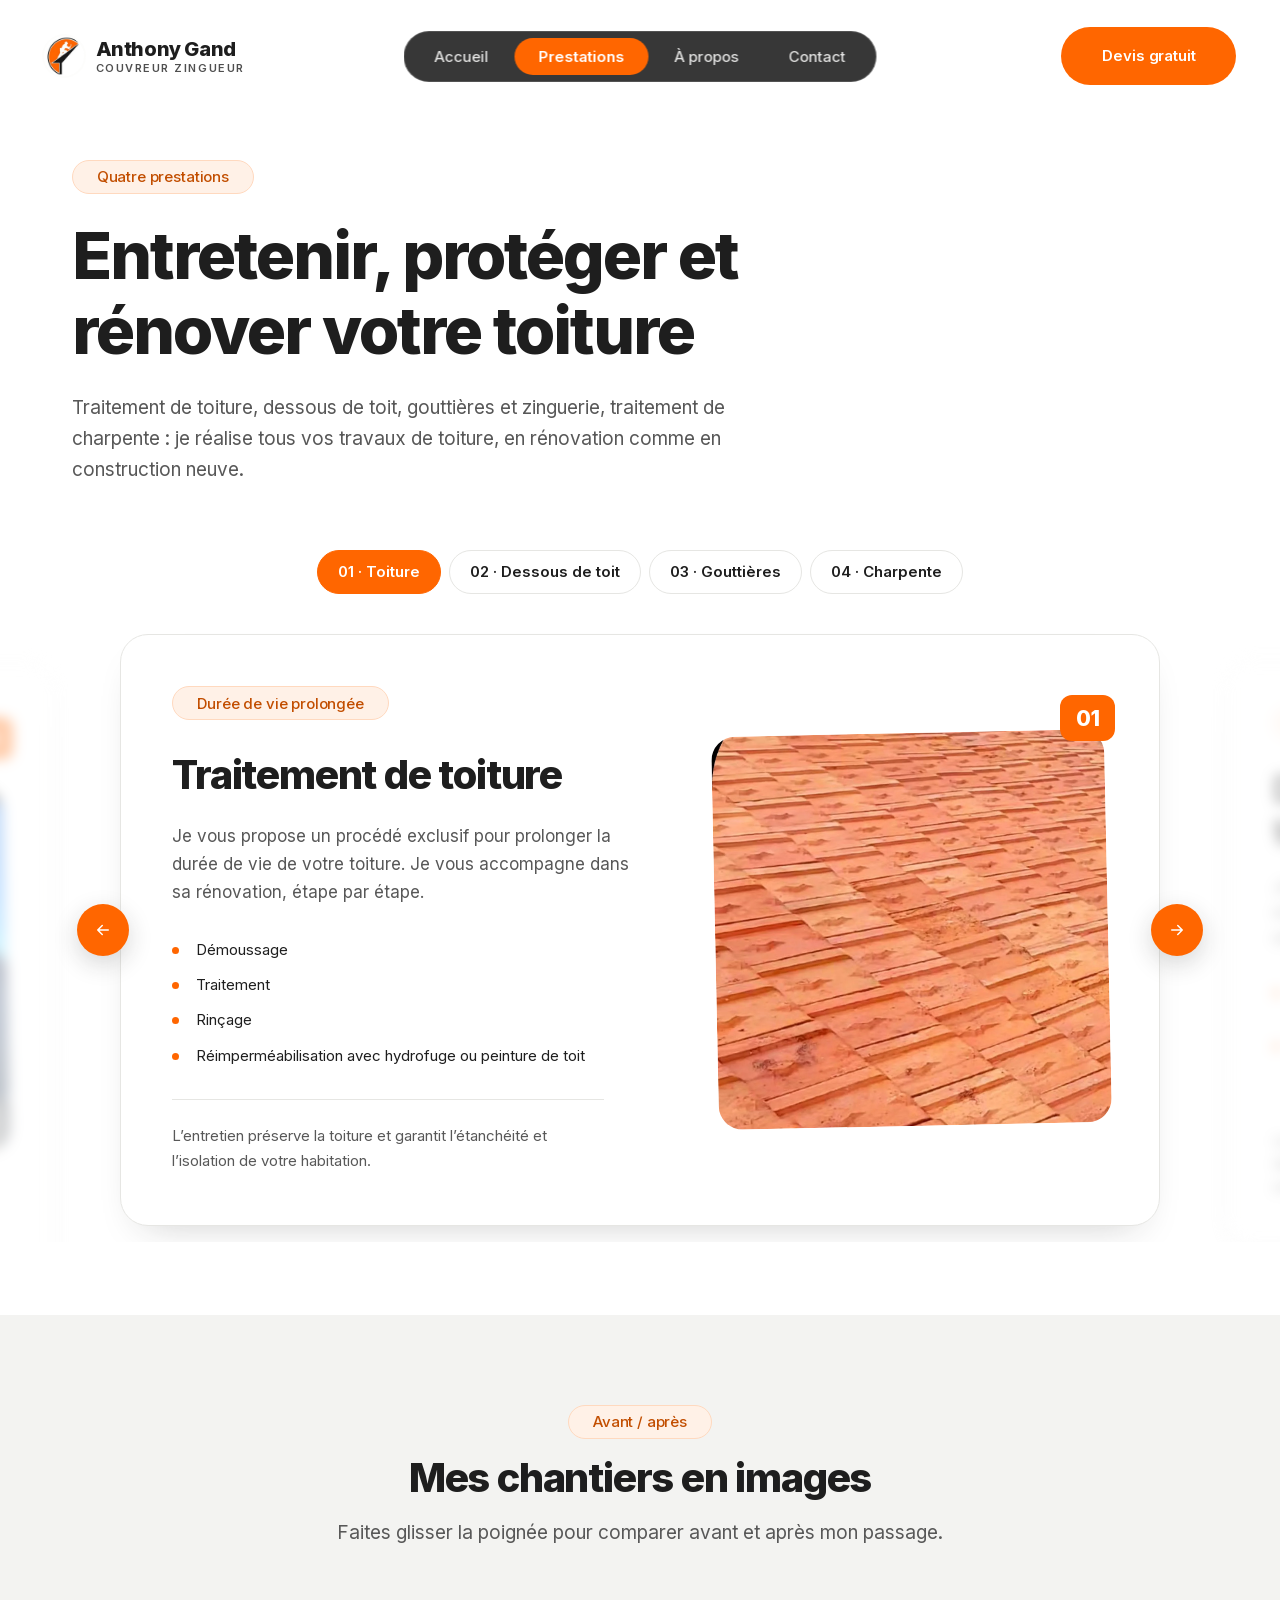
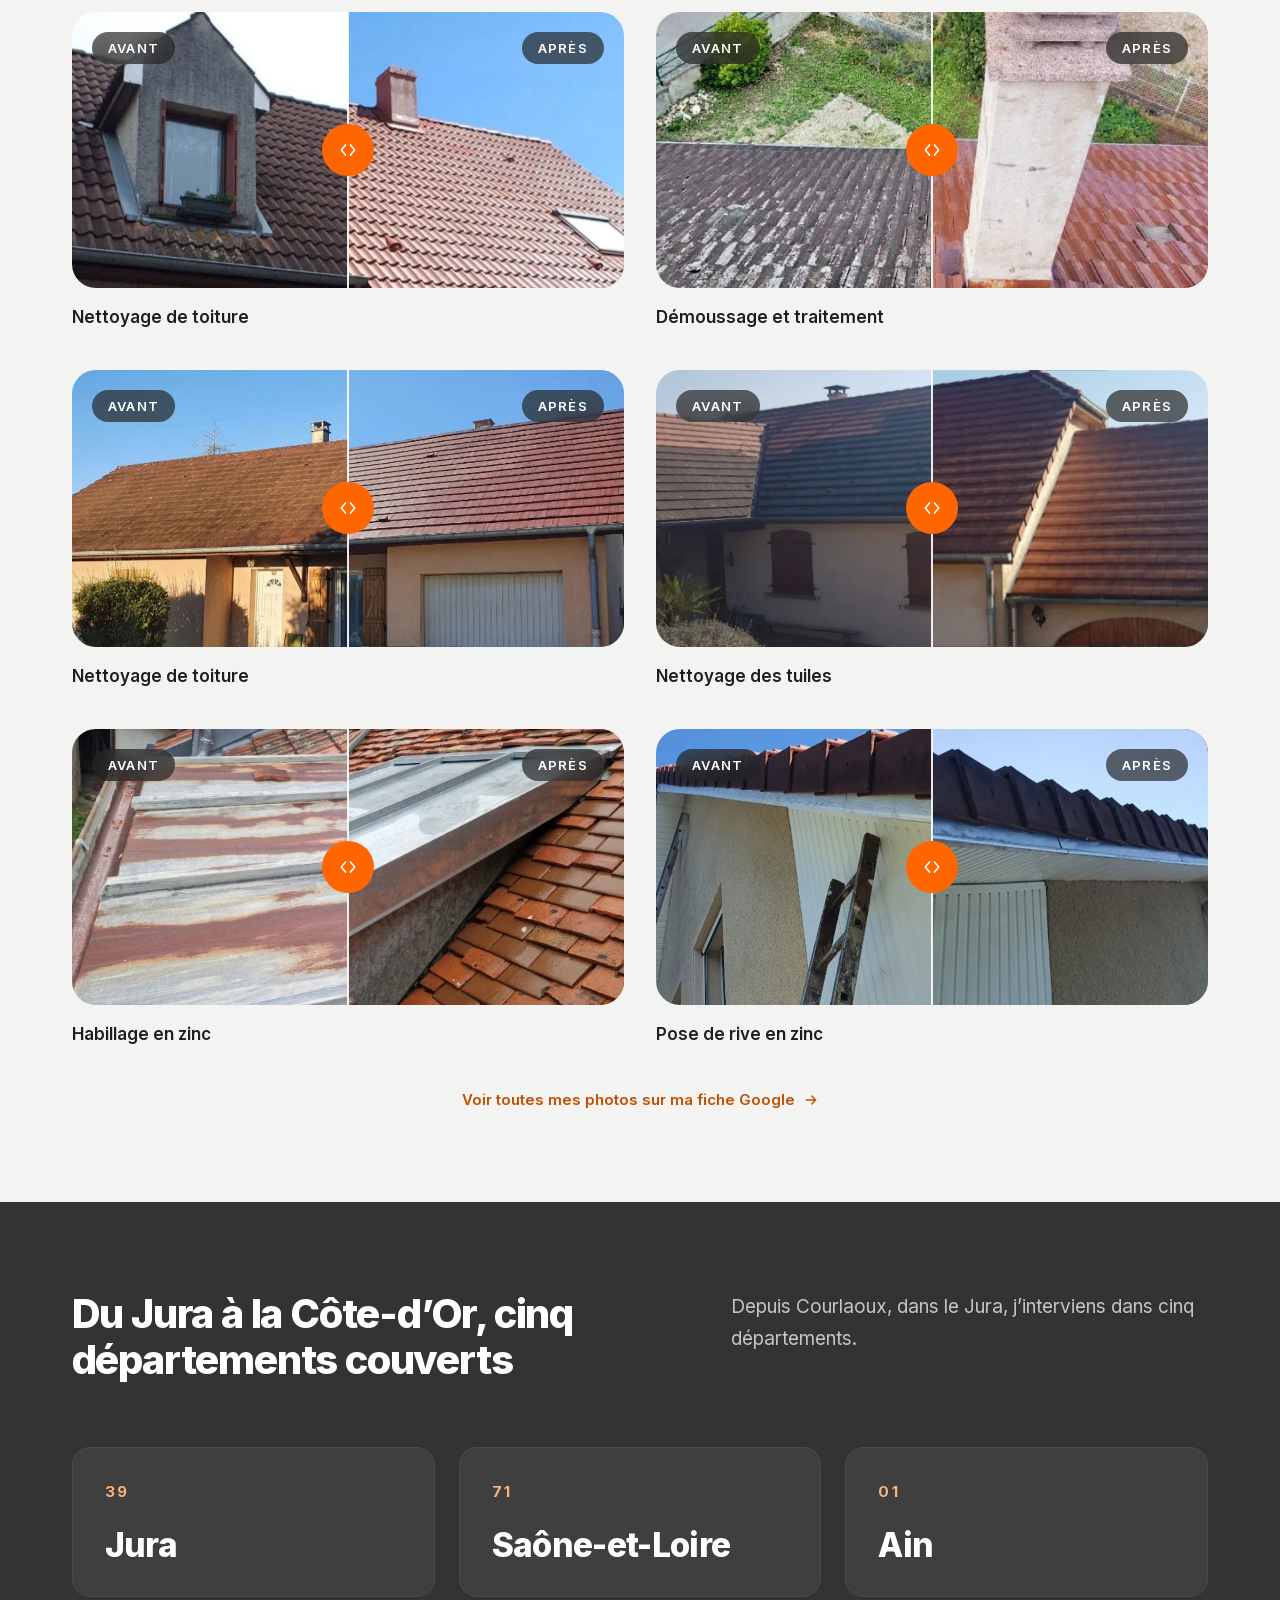
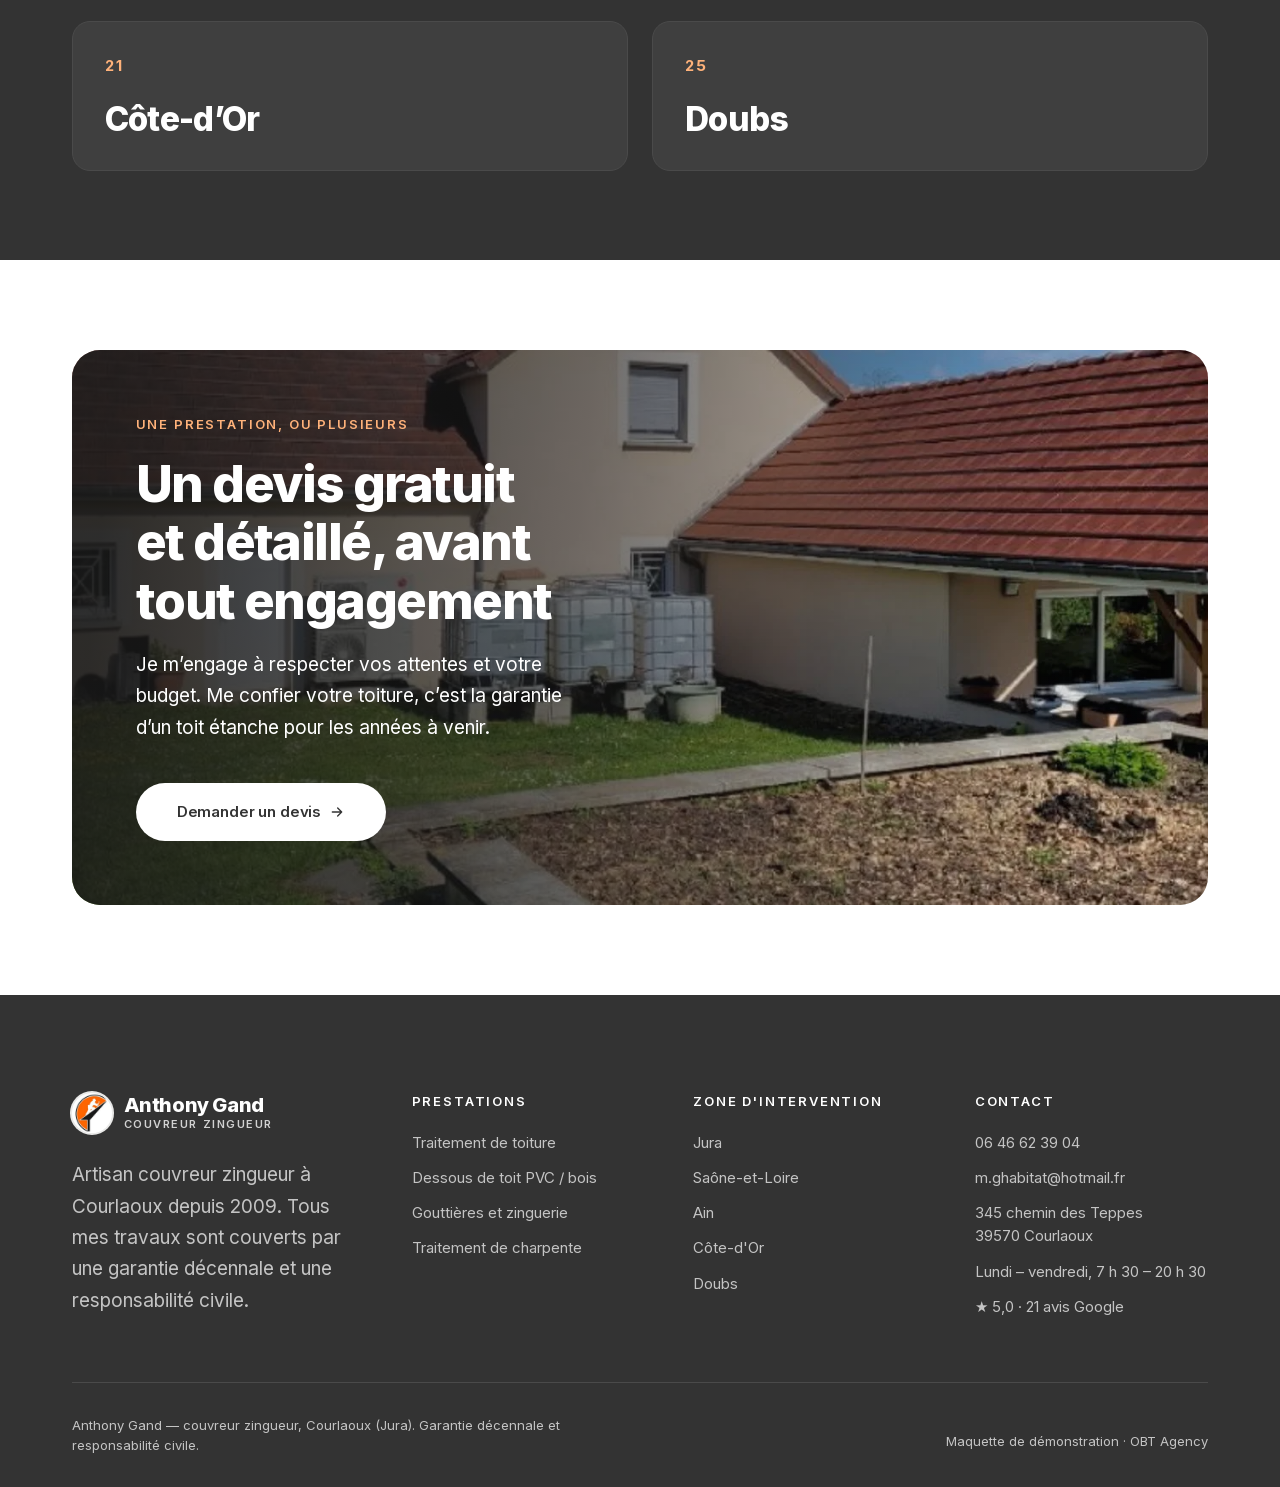
<file: services.html>
<!doctype html>
<html lang="fr">
<head>
<meta charset="utf-8">
<meta name="viewport" content="width=device-width, initial-scale=1">
<title>Prestations — Anthony Gand, couvreur zingueur</title>
<meta name="description" content="Traitement de toiture, dessous de toit PVC ou bois, gouttières et zinguerie, traitement de charpente. Jura, Saône-et-Loire, Ain, Côte-d'Or, Doubs.">
<meta property="og:type" content="website">
<meta property="og:title" content="Prestations — Anthony Gand, couvreur zingueur">
<meta property="og:description" content="Traitement de toiture, dessous de toit PVC ou bois, gouttières et zinguerie, traitement de charpente. Jura, Saône-et-Loire, Ain, Côte-d'Or, Doubs.">
<meta property="og:image" content="assets/img/hero-toiture-nettoyee.webp">
<meta property="og:locale" content="fr_FR">
<link rel="icon" href="assets/logo/favicon.png" type="image/png">
<link rel="stylesheet" href="css/tokens.css">
<link rel="stylesheet" href="css/base.css">
<link rel="stylesheet" href="css/layout.css">
<link rel="stylesheet" href="css/components.css">
<link rel="stylesheet" href="css/pages.css">
<link rel="stylesheet" href="css/apparitions.css">
<link rel="stylesheet" href="css/toiture.css">
<script>
(function () {
  var r = document.documentElement;
  if (window.matchMedia('(prefers-reduced-motion: reduce)').matches) return;
  r.dataset.anim = 'oui';
  addEventListener('load', function () {
    setTimeout(function () {
      if (!r.dataset.animPrete) r.removeAttribute('data-anim');
    }, 1000);
  });
})();
</script>
</head>
<body>
<a class="evitement" href="#principal">Aller au contenu</a>

<header class="entete" id="entete" data-fond="clair">
  <div class="entete__interieur">
    <a class="marque" href="index.html" aria-label="Anthony Gand, couvreur zingueur, accueil">
      <img class="marque__signe marque__logo" src="assets/logo/logo-rond.png" width="400" height="400" alt="">
      <span class="marque__nom">Anthony Gand<span class="marque__metier">Couvreur zingueur</span></span>
    </a>

    <nav class="nav" id="menu" aria-label="Navigation principale">
      <a class="nav__lien" href="index.html">Accueil</a>
      <a class="nav__lien" href="services.html" aria-current="page">Prestations</a>
      <a class="nav__lien" href="apropos.html">À propos</a>
      <a class="nav__lien" href="contact.html">Contact</a>
      <div class="nav__action"><a class="bouton bouton--plein bouton--large" href="contact.html">Devis gratuit</a></div>
    </nav>

    <div class="entete__action">
      <a class="bouton bouton--entete" href="contact.html">Devis gratuit</a>
    </div>

    <button class="burger" type="button" aria-expanded="false" aria-controls="menu" aria-label="Ouvrir le menu">
      <span class="burger__trait"></span><span class="burger__trait"></span><span class="burger__trait"></span>
    </button>
  </div>
</header>

<main id="principal">

<section class="hero-page">
  <div class="contenu">
    <p class="badge badge--accent hero-page__badge">Quatre prestations</p>
    <h1 class="hero-page__titre">Entretenir, protéger et rénover votre toiture</h1>
    <p class="hero-page__texte">
      Traitement de toiture, dessous de toit, gouttières et zinguerie, traitement de
      charpente : je réalise tous vos travaux de toiture, en rénovation comme en
      construction neuve.
    </p>
  </div>
</section>

<section class="section section--creme section--haut-nul">
  <div class="carrousel" id="carrousel-prestations" data-carousel>
    <div class="contenu">
      <div class="carrousel__onglets" aria-label="Choisir une prestation">
        <button class="carrousel__onglet" type="button" data-cible="0" aria-current="true">01 · Toiture</button>
        <button class="carrousel__onglet" type="button" data-cible="1">02 · Dessous de toit</button>
        <button class="carrousel__onglet" type="button" data-cible="2">03 · Gouttières</button>
        <button class="carrousel__onglet" type="button" data-cible="3">04 · Charpente</button>
      </div>
    </div>

    <div class="carrousel__scene">
      <button class="carrousel__fleche carrousel__fleche--prec" type="button" data-carousel-prev aria-label="Prestation précédente"><svg viewBox="0 0 24 24" fill="none" stroke="currentColor" stroke-width="2" stroke-linecap="round" stroke-linejoin="round" width="18" height="18" aria-hidden="true"><path d="M19 12H5M11 18l-6-6 6-6"/></svg></button>
      <div class="carrousel__fenetre">
        <ul class="carrousel__piste" data-carousel-track>
          <li class="presta-slide" data-carousel-slide>
    <article class="presta" id="traitement-toiture">
            <div>
              <div class="presta__entete">
                <p class="badge badge--accent">Durée de vie prolongée</p>
                <p class="presta__numero">01</p>
              </div>
              <h2 class="presta__titre">Traitement de toiture</h2>
              <p class="presta__intro">
                Je vous propose un procédé exclusif pour prolonger la durée de vie de votre
                toiture. Je vous accompagne dans sa rénovation, étape par étape.
              </p>
              <ul class="presta__liste">
                <li>Démoussage</li>
                <li>Traitement</li>
                <li>Rinçage</li>
                <li>Réimperméabilisation avec hydrofuge ou peinture de toit</li>
              </ul>
              <p class="presta__note">
                L’entretien préserve la toiture et garantit l’étanchéité et l’isolation de votre
                habitation.
              </p>
            </div>
            <img class="visuel-photo visuel--1x1 presta__visuel" src="assets/img/tuiles-apres-traitement.webp"
                 width="1320" height="1632" loading="lazy"
                 alt="Tuiles plates après démoussage et traitement, redevenues orange vif.">
          </article>
          </li>
          <li class="presta-slide" data-carousel-slide>
    <article class="presta" id="dessous-de-toit">
            <div>
              <div class="presta__entete">
                <p class="badge badge--accent">Moins de pertes de chaleur</p>
                <p class="presta__numero">02</p>
              </div>
              <h2 class="presta__titre">Dessous de toit PVC / bois</h2>
              <p class="presta__intro">
                Je crée une harmonie entre les menuiseries de votre maison, le bardage et la
                sous-toiture. Comme les menuiseries, le dessous de toit peut être :
              </p>
              <ul class="presta__liste">
                <li>En bois, avec possibilité de le peindre de la couleur désirée, en harmonie avec le reste de votre maison</li>
                <li>En PVC : résistant, longue durée de vie, très léger et disponible en divers coloris</li>
              </ul>
              <p class="presta__note">
                Un débord de toit habillé est plus esthétique et limite les déperditions de chaleur
                dans les greniers. Je peux aussi poser une couche d’isolation sous le cache-moineaux.
              </p>
            </div>
            <img class="visuel-photo visuel--1x1 presta__visuel" src="assets/img/dessous-de-toit-rive-zinc.webp"
                 width="1800" height="606" loading="lazy"
                 alt="Dessous de toit habillé en PVC blanc et rive en zinc neuve.">
          </article>
          </li>
          <li class="presta-slide" data-carousel-slide>
    <article class="presta" id="gouttieres">
            <div>
              <div class="presta__entete">
                <p class="badge badge--accent">Contre les infiltrations</p>
                <p class="presta__numero">03</p>
              </div>
              <h2 class="presta__titre">Gouttières et zinguerie</h2>
              <p class="presta__intro">
                Par temps de pluie, les gouttières évacuent l’eau et évitent les infiltrations au
                niveau de la toiture et des fondations.
              </p>
              <ul class="presta__liste">
                <li>Pose de gouttières</li>
                <li>Remplacement de gouttières en zinc et PVC</li>
                <li>Abergements et manteaux de cheminée</li>
                <li>Habillage de planches de rives</li>
              </ul>
              <p class="presta__note">
                Je suis qualifié pour la pose des gouttières en zinc, en cuivre ou en PVC, selon
                vos besoins.
              </p>
            </div>
            <img class="visuel-photo visuel--1x1 presta__visuel" src="assets/img/gouttiere-zinc.webp"
                 width="1140" height="1323" loading="lazy"
                 alt="Gouttière et descente en zinc neuves le long d'une façade.">
          </article>
          </li>
          <li class="presta-slide" data-carousel-slide>
    <article class="presta" id="charpente">
            <div>
              <div class="presta__entete">
                <p class="badge badge--accent">Contre les insectes du bois</p>
                <p class="presta__numero">04</p>
              </div>
              <h2 class="presta__titre">Traitement de charpente</h2>
              <p class="presta__intro">
                Le traitement par injection, curatif et préventif, est le plus souvent utilisé pour
                les charpentes dites traditionnelles.
              </p>
              <ul class="presta__liste">
                <li>Traitement du bois par injection contre les insectes à larves xylophages</li>
                <li>Traitement curatif : il détruit les insectes installés dans votre charpente</li>
                <li>Protection du bois contre de futures attaques</li>
                <li>Traitement préventif, conseillé dès que la charpente a plus de 10 ans</li>
              </ul>
              <p class="presta__note">
                Un traitement préventif coûte dix à vingt fois moins cher qu’une rénovation complète
                de toiture.
              </p>
            </div>
            <img class="visuel-photo visuel--1x1 presta__visuel" src="assets/img/pignon-bois-traite.webp"
                 width="1400" height="899" loading="lazy"
                 alt="Pignon en bois traité et protégé sous la toiture d'un bâtiment.">
          </article>
          </li>
        </ul>
      </div>
      <button class="carrousel__fleche carrousel__fleche--suiv" type="button" data-carousel-next aria-label="Prestation suivante"><svg viewBox="0 0 24 24" fill="none" stroke="currentColor" stroke-width="2" stroke-linecap="round" stroke-linejoin="round" width="18" height="18" aria-hidden="true"><path d="M5 12h14M13 6l6 6-6 6"/></svg></button>
    </div>
  </div>
</section>

<section class="section section--creme-2">
  <div class="contenu">
    <div class="section-entete section-entete--centre">
      <p class="badge badge--accent">Avant / après</p>
      <h2 class="section-titre">Mes chantiers en images</h2>
      <p class="section-chapo">Faites glisser la poignée pour comparer avant et après mon passage.</p>
    </div>

    <div class="comparateurs">
      <figure class="comparateur">
        <div class="avant-apres">
          <div class="avant-apres__couche">
            <img class="visuel-photo" src="assets/img/aa-1-avant.webp" width="1400" height="500" loading="lazy" alt="Avant : maison avec lucarne.">
          </div>
          <div class="avant-apres__couche avant-apres__couche--apres">
            <img class="visuel-photo" src="assets/img/aa-1-apres.webp" width="1400" height="500" loading="lazy" alt="Après : maison avec lucarne.">
          </div>
          <span class="avant-apres__etiquette avant-apres__etiquette--avant">Avant</span>
          <span class="avant-apres__etiquette avant-apres__etiquette--apres">Après</span>
          <div class="avant-apres__poignee">
            <button class="avant-apres__bouton" type="button" role="slider" aria-label="Comparer avant et après — nettoyage de toiture" aria-valuemin="0" aria-valuemax="100" aria-valuenow="50">
              <svg viewBox="0 0 24 24" fill="none" stroke="currentColor" stroke-width="2" stroke-linecap="round" stroke-linejoin="round" aria-hidden="true"><path d="M9 6l-5 6 5 6M15 6l5 6-5 6"/></svg>
            </button>
          </div>
        </div>
        <figcaption class="comparateur__legende">Nettoyage de toiture</figcaption>
      </figure>
      <figure class="comparateur">
        <div class="avant-apres">
          <div class="avant-apres__couche">
            <img class="visuel-photo" src="assets/img/aa-2-avant.webp" width="1400" height="500" loading="lazy" alt="Avant : toiture autour d'une cheminée.">
          </div>
          <div class="avant-apres__couche avant-apres__couche--apres">
            <img class="visuel-photo" src="assets/img/aa-2-apres.webp" width="1400" height="500" loading="lazy" alt="Après : toiture autour d'une cheminée.">
          </div>
          <span class="avant-apres__etiquette avant-apres__etiquette--avant">Avant</span>
          <span class="avant-apres__etiquette avant-apres__etiquette--apres">Après</span>
          <div class="avant-apres__poignee">
            <button class="avant-apres__bouton" type="button" role="slider" aria-label="Comparer avant et après — démoussage et traitement" aria-valuemin="0" aria-valuemax="100" aria-valuenow="50">
              <svg viewBox="0 0 24 24" fill="none" stroke="currentColor" stroke-width="2" stroke-linecap="round" stroke-linejoin="round" aria-hidden="true"><path d="M9 6l-5 6 5 6M15 6l5 6-5 6"/></svg>
            </button>
          </div>
        </div>
        <figcaption class="comparateur__legende">Démoussage et traitement</figcaption>
      </figure>
      <figure class="comparateur">
        <div class="avant-apres">
          <div class="avant-apres__couche">
            <img class="visuel-photo" src="assets/img/aa-3-avant.webp" width="1400" height="500" loading="lazy" alt="Avant : maison de plain-pied.">
          </div>
          <div class="avant-apres__couche avant-apres__couche--apres">
            <img class="visuel-photo" src="assets/img/aa-3-apres.webp" width="1400" height="500" loading="lazy" alt="Après : maison de plain-pied.">
          </div>
          <span class="avant-apres__etiquette avant-apres__etiquette--avant">Avant</span>
          <span class="avant-apres__etiquette avant-apres__etiquette--apres">Après</span>
          <div class="avant-apres__poignee">
            <button class="avant-apres__bouton" type="button" role="slider" aria-label="Comparer avant et après — nettoyage de toiture" aria-valuemin="0" aria-valuemax="100" aria-valuenow="50">
              <svg viewBox="0 0 24 24" fill="none" stroke="currentColor" stroke-width="2" stroke-linecap="round" stroke-linejoin="round" aria-hidden="true"><path d="M9 6l-5 6 5 6M15 6l5 6-5 6"/></svg>
            </button>
          </div>
        </div>
        <figcaption class="comparateur__legende">Nettoyage de toiture</figcaption>
      </figure>
      <figure class="comparateur">
        <div class="avant-apres">
          <div class="avant-apres__couche">
            <img class="visuel-photo" src="assets/img/aa-4-avant.webp" width="1400" height="500" loading="lazy" alt="Avant : maison en L.">
          </div>
          <div class="avant-apres__couche avant-apres__couche--apres">
            <img class="visuel-photo" src="assets/img/aa-4-apres.webp" width="1400" height="500" loading="lazy" alt="Après : maison en L.">
          </div>
          <span class="avant-apres__etiquette avant-apres__etiquette--avant">Avant</span>
          <span class="avant-apres__etiquette avant-apres__etiquette--apres">Après</span>
          <div class="avant-apres__poignee">
            <button class="avant-apres__bouton" type="button" role="slider" aria-label="Comparer avant et après — nettoyage des tuiles" aria-valuemin="0" aria-valuemax="100" aria-valuenow="50">
              <svg viewBox="0 0 24 24" fill="none" stroke="currentColor" stroke-width="2" stroke-linecap="round" stroke-linejoin="round" aria-hidden="true"><path d="M9 6l-5 6 5 6M15 6l5 6-5 6"/></svg>
            </button>
          </div>
        </div>
        <figcaption class="comparateur__legende">Nettoyage des tuiles</figcaption>
      </figure>
      <figure class="comparateur">
        <div class="avant-apres">
          <div class="avant-apres__couche">
            <img class="visuel-photo" src="assets/img/aa-5-avant.webp" width="1400" height="500" loading="lazy" alt="Avant : habillage en zinc sur une toiture en tuiles.">
          </div>
          <div class="avant-apres__couche avant-apres__couche--apres">
            <img class="visuel-photo" src="assets/img/aa-5-apres.webp" width="1400" height="500" loading="lazy" alt="Après : habillage en zinc sur une toiture en tuiles.">
          </div>
          <span class="avant-apres__etiquette avant-apres__etiquette--avant">Avant</span>
          <span class="avant-apres__etiquette avant-apres__etiquette--apres">Après</span>
          <div class="avant-apres__poignee">
            <button class="avant-apres__bouton" type="button" role="slider" aria-label="Comparer avant et après — habillage en zinc" aria-valuemin="0" aria-valuemax="100" aria-valuenow="50">
              <svg viewBox="0 0 24 24" fill="none" stroke="currentColor" stroke-width="2" stroke-linecap="round" stroke-linejoin="round" aria-hidden="true"><path d="M9 6l-5 6 5 6M15 6l5 6-5 6"/></svg>
            </button>
          </div>
        </div>
        <figcaption class="comparateur__legende">Habillage en zinc</figcaption>
      </figure>
      <figure class="comparateur">
        <div class="avant-apres">
          <div class="avant-apres__couche">
            <img class="visuel-photo" src="assets/img/aa-6-avant.webp" width="1400" height="500" loading="lazy" alt="Avant : dessous de toit et rive.">
          </div>
          <div class="avant-apres__couche avant-apres__couche--apres">
            <img class="visuel-photo" src="assets/img/aa-6-apres.webp" width="1400" height="500" loading="lazy" alt="Après : dessous de toit et rive.">
          </div>
          <span class="avant-apres__etiquette avant-apres__etiquette--avant">Avant</span>
          <span class="avant-apres__etiquette avant-apres__etiquette--apres">Après</span>
          <div class="avant-apres__poignee">
            <button class="avant-apres__bouton" type="button" role="slider" aria-label="Comparer avant et après — pose de rive en zinc" aria-valuemin="0" aria-valuemax="100" aria-valuenow="50">
              <svg viewBox="0 0 24 24" fill="none" stroke="currentColor" stroke-width="2" stroke-linecap="round" stroke-linejoin="round" aria-hidden="true"><path d="M9 6l-5 6 5 6M15 6l5 6-5 6"/></svg>
            </button>
          </div>
        </div>
        <figcaption class="comparateur__legende">Pose de rive en zinc</figcaption>
      </figure>
    </div>

    <p class="section-suite section-suite--centre"><a class="lien-fleche" href="https://maps.google.com/?cid=17760321871911499549" target="_blank" rel="noopener">Voir toutes mes photos sur ma fiche Google
      <svg viewBox="0 0 24 24" fill="none" stroke="currentColor" stroke-width="2" stroke-linecap="round" stroke-linejoin="round" width="16" height="16" aria-hidden="true"><path d="M5 12h14M13 6l6 6-6 6"/></svg></a></p>
  </div>
</section>

<section class="section section--sombre">
  <div class="contenu">
    <div class="section-entete section-entete--large">
      <h2 class="section-titre">Du Jura à la Côte-d’Or, cinq départements couverts</h2>
      <p class="section-chapo">Depuis Courlaoux, dans le Jura, j’interviens dans cinq départements.</p>
    </div>

    <div class="materiel materiel--5 departements">
      <div class="materiel__item departement"><p class="departement__numero">39</p><h3 class="departement__nom">Jura</h3></div>
      <div class="materiel__item departement"><p class="departement__numero">71</p><h3 class="departement__nom">Saône-et-Loire</h3></div>
      <div class="materiel__item departement"><p class="departement__numero">01</p><h3 class="departement__nom">Ain</h3></div>
      <div class="materiel__item departement"><p class="departement__numero">21</p><h3 class="departement__nom">Côte-d’Or</h3></div>
      <div class="materiel__item departement"><p class="departement__numero">25</p><h3 class="departement__nom">Doubs</h3></div>
    </div>
  </div>
</section>

<section class="section section--creme">
  <div class="contenu">
    <div class="appel">
      <img class="visuel-photo visuel--pleine" src="assets/img/maison-exterieur.webp"
             width="1800" height="652" loading="lazy"
             alt="Maison et dépendance dont les toitures en tuiles ont été rénovées.">
      <div class="appel__contenu">
        <p class="surtitre">Une prestation, ou plusieurs</p>
        <h2 class="appel__titre">Un devis gratuit et détaillé, avant tout engagement</h2>
        <p class="appel__texte">
          Je m’engage à respecter vos attentes et votre budget. Me confier votre toiture,
          c’est la garantie d’un toit étanche pour les années à venir.
        </p>
        <div class="appel__action">
          <a class="bouton bouton--clair" href="contact.html">Demander un devis
            <svg class="bouton__fleche" viewBox="0 0 24 24" fill="none" stroke="currentColor" stroke-width="2" stroke-linecap="round" stroke-linejoin="round" aria-hidden="true"><path d="M5 12h14M13 6l6 6-6 6"/></svg>
          </a>
        </div>
      </div>
    </div>
  </div>
</section>

</main>

<footer class="pied">
  <div class="contenu">
    <div class="pied__haut">
      <div>
        <a class="marque" href="index.html" aria-label="Anthony Gand, couvreur zingueur, accueil">
      <img class="marque__signe marque__logo" src="assets/logo/logo-rond.png" width="400" height="400" alt="">
      <span class="marque__nom">Anthony Gand<span class="marque__metier">Couvreur zingueur</span></span>
    </a>
        <p class="pied__accroche">Artisan couvreur zingueur à Courlaoux depuis 2009. Tous mes travaux sont couverts par une garantie décennale et une responsabilité civile.</p>
      </div>

      <div>
        <p class="pied__titre">Prestations</p>
        <ul class="pied__liste">
          <li><a href="services.html#traitement-toiture">Traitement de toiture</a></li>
          <li><a href="services.html#dessous-de-toit">Dessous de toit PVC / bois</a></li>
          <li><a href="services.html#gouttieres">Gouttières et zinguerie</a></li>
          <li><a href="services.html#charpente">Traitement de charpente</a></li>
        </ul>
      </div>

      <div>
        <p class="pied__titre">Zone d'intervention</p>
        <ul class="pied__liste">
          <li>Jura</li>
          <li>Saône-et-Loire</li>
          <li>Ain</li>
          <li>Côte-d'Or</li>
          <li>Doubs</li>
        </ul>
      </div>

      <div>
        <p class="pied__titre">Contact</p>
        <ul class="pied__liste">
          <li><a href="tel:+33646623904">06 46 62 39 04</a></li>
          <li><a href="mailto:m.ghabitat@hotmail.fr">m.ghabitat@hotmail.fr</a></li>
          <li>345 chemin des Teppes<br>39570 Courlaoux</li>
          <li>Lundi – vendredi, 7 h 30 – 20 h 30</li>
          <li><a href="https://maps.google.com/?cid=17760321871911499549" target="_blank" rel="noopener">★ 5,0 · 21 avis Google</a></li>
        </ul>
      </div>
    </div>

    <div class="pied__bas">
      <p>Anthony Gand — couvreur zingueur, Courlaoux (Jura). Garantie décennale et responsabilité civile.</p>
      <p>Maquette de démonstration · OBT Agency</p>
    </div>
  </div>
</footer>

<script src="js/apparitions.js"></script>
<script src="js/main.js"></script>
<script src="js/toiture.js"></script>
</body>
</html>
</file>
<file: css/tokens.css>
@font-face {
  font-family: 'Inter';
  font-style: normal;
  font-weight: 400 800;
  font-display: swap;
  src: url('../assets/fonts/inter-latin.woff2') format('woff2');
  unicode-range: U+0000-00FF, U+0131, U+0152-0153, U+02BB-02BC, U+02C6, U+02DA,
    U+02DC, U+0304, U+0308, U+0329, U+2000-206F, U+20AC, U+2122, U+2191, U+2193,
    U+2212, U+2215, U+FEFF, U+FFFD;
}
@font-face {
  font-family: 'Inter';
  font-style: normal;
  font-weight: 400 800;
  font-display: swap;
  src: url('../assets/fonts/inter-latin-ext.woff2') format('woff2');
  unicode-range: U+0100-02BA, U+02BD-02C5, U+02C7-02CC, U+02CE-02D7, U+02DD-02FF,
    U+0304, U+0308, U+0329, U+1D00-1DBF, U+1E00-1E9F, U+1EF2-1EFF, U+2020,
    U+20A0-20AB, U+20AD-20C0, U+2113, U+2C60-2C7F, U+A720-A7FF;
}

:root {
    --c-vert: #FF6600;            --c-vert-sombre: #333333;     --c-vert-accent: #FF6600;     --c-creme: #FFFFFF;           --c-creme-2: #F3F3F1;         --c-creme-3: #F5F5F3;         --c-blanc: #FFFFFF;           --c-encre: #1E1E1E;           --c-encre-douce: #585858;     --c-encre-claire: #C4C4C4;    --c-trait: #E6E6E3;           --c-trait-sombre: #4A4A4A;  
    --v-verre: rgba(253, 253, 252, .62);
  --v-verre-bord: rgba(253, 253, 252, .72);
  --v-verre-sombre: rgba(34, 34, 34, .55);
  --v-photo: linear-gradient(100deg, rgba(24, 24, 24, .78) 0%, rgba(24, 24, 24, .55) 42%, rgba(24, 24, 24, .12) 78%);
    --v-entete: linear-gradient(to bottom, rgba(24, 24, 24, .55) 0%, rgba(24, 24, 24, .28) 45%, transparent 100%);
    --v-photo-bas: linear-gradient(to top, rgba(24, 24, 24, .88) 0%, rgba(24, 24, 24, .72) 30%, rgba(24, 24, 24, .34) 58%, transparent 84%);
    --v-appel-mobile: linear-gradient(to top, rgba(24, 24, 24, .92) 0%, rgba(24, 24, 24, .82) 50%, rgba(24, 24, 24, .66) 100%);
  --v-carte-mobile: linear-gradient(to top, rgba(24, 24, 24, .92) 10%, rgba(24, 24, 24, .66) 52%, rgba(24, 24, 24, .2) 86%);

    --f-titre: 'Inter', -apple-system, BlinkMacSystemFont, 'Segoe UI', Helvetica, Arial, sans-serif;

  --fs-xs: 13px;
  --fs-sm: 15px;
  --fs-base: 16px;
  --fs-md: 17px;
  --fs-lg: 19px;
  --fs-xl: 22px;
  --fs-2xl: clamp(22px, 2.1vw, 26px);
  --fs-3xl: clamp(26px, 2.6vw, 32px);
  --fs-4xl: clamp(30px, 3.2vw, 40px);
  --fs-5xl: clamp(34px, 4vw, 52px);
  --fs-6xl: clamp(38px, 5.13vw, 74px); 
  --fw-normal: 400;
  --fw-moyen: 500;
  --fw-demi: 600;
  --fw-gras: 700;
  --fw-noir: 800;

  --ls-titre: -.03em;     --ls-sous-titre: -.02em;
  --ls-capitales: .14em;

  --lh-titre: 1.14;       --lh-serre: 1.2;
  --lh-texte: 1.55;
  --lh-large: 1.65;

    --sp-1: 4px;
  --sp-2: 8px;
  --sp-3: 12px;
  --sp-4: 16px;
  --sp-5: 20px;
  --sp-6: 24px;
  --sp-8: 32px;
  --sp-10: 40px;
  --sp-12: 48px;
  --sp-16: 64px;
  --sp-20: 80px;
  --sp-24: 96px;
  --sp-30: 120px;
  --sp-40: 160px;

    --sp-section: clamp(64px, 7vw, 120px);
  --sp-section-courte: clamp(48px, 5vw, 80px);

    --l-contenu: 1280px;        --l-etroit: 900px;
  --l-texte: 62ch;            --l-gouttiere: clamp(20px, 5.6vw, 80px);
  --l-bande: clamp(20px, 3.4vw, 48px);     --l-header: 112px;
  --l-collant: 104px;      
    --r-sm: 8px;
  --r-md: 12px;
  --r-lg: 18px;
  --r-xl: 24px;
  --r-2xl: 28px;
  --r-pill: 999px;

    --sh-carte: 0 18px 40px -24px rgba(34, 34, 34, .28);
  --sh-flottant: 0 30px 70px -30px rgba(34, 34, 34, .45);

    --tr-rapide: 140ms cubic-bezier(.2, .6, .3, 1);
  --tr-normal: 260ms cubic-bezier(.2, .6, .3, 1);
  --tr-lent: 700ms cubic-bezier(.16, .84, .28, 1);
}
</file>
<file: css/base.css>
*,
*::before,
*::after { box-sizing: border-box; }

html {
  -webkit-text-size-adjust: 100%;
  scroll-behavior: smooth;
}

body {
  margin: 0;
  font-family: var(--f-titre);
  font-size: var(--fs-base);
  line-height: var(--lh-texte);
  font-weight: var(--fw-normal);
  color: var(--c-encre);
  background: var(--c-creme);
  -webkit-font-smoothing: antialiased;
  -moz-osx-font-smoothing: grayscale;
  overflow-x: hidden;
}

h1, h2, h3, h4 {
  margin: 0;
  font-weight: var(--fw-noir);
  line-height: var(--lh-titre);
  letter-spacing: var(--ls-titre);
  text-wrap: balance;
}

h1 { font-size: var(--fs-6xl); }
h2 { font-size: var(--fs-4xl); }
h3 { font-size: var(--fs-xl); letter-spacing: var(--ls-sous-titre); }
h4 { font-size: var(--fs-md); letter-spacing: var(--ls-sous-titre); }

p { margin: 0; }
p + p { margin-top: var(--sp-4); }

figure, blockquote, dl, dd { margin: 0; }

ul, ol { margin: 0; padding: 0; }
li { list-style: none; }

a {
  color: inherit;
  text-decoration: none;
}

img, svg, video {
  display: block;
  max-width: 100%;
}

button, input, select, textarea {
  font: inherit;
  color: inherit;
}

button { cursor: pointer; }

strong { font-weight: var(--fw-demi); }

:focus-visible {
  outline: 3px solid var(--c-vert-accent);
  outline-offset: 3px;
  border-radius: var(--r-sm);
}
.sur-sombre :focus-visible,
.section--sombre :focus-visible {
  outline-color: var(--c-blanc);
}

.evitement {
  position: absolute;
  top: var(--sp-3);
  left: var(--sp-3);
  z-index: 100;
  padding: var(--sp-3) var(--sp-5);
  background: var(--c-vert);
  color: var(--c-blanc);
  font-size: var(--fs-sm);
  font-weight: var(--fw-demi);
  border-radius: var(--r-pill);
  transform: translateY(-200%);
  transition: transform var(--tr-rapide);
}
.evitement:focus-visible { transform: translateY(0); }

.visuellement-cache {
  position: absolute;
  width: 1px;
  height: 1px;
  margin: -1px;
  padding: 0;
  overflow: hidden;
  clip-path: inset(50%);
  white-space: nowrap;
  border: 0;
}

@media (prefers-reduced-motion: reduce) {
  html { scroll-behavior: auto; }
  *,
  *::before,
  *::after {
    animation-duration: .01ms !important;
    animation-iteration-count: 1 !important;
    transition-duration: .01ms !important;
  }
}
</file>
<file: css/layout.css>
.contenu {
  width: 100%;
  max-width: var(--l-contenu);
  margin-inline: auto;
  padding-inline: var(--l-gouttiere);
}
.contenu--etroit { max-width: calc(var(--l-etroit) + 2 * var(--l-gouttiere)); }

.section { padding-block: var(--sp-section); }
.section--courte { padding-block: var(--sp-section-courte); }
.section--haut-nul { padding-block-start: 0; }
.section--bas-nul { padding-block-end: 0; }

.section--creme { background: var(--c-creme); }
.section--creme-2 { background: var(--c-creme-2); }
.section--sombre {
  background: var(--c-vert-sombre);
  color: var(--c-blanc);
}
.section--sombre .section-titre { color: var(--c-blanc); }
.section--sombre .section-chapo { color: var(--c-encre-claire); }

.section-entete {
  display: flex;
  flex-direction: column;
  align-items: flex-start;
  gap: var(--sp-4);
  margin-block-end: var(--sp-16);
}
.section-entete--centre {
  align-items: center;
  text-align: center;
}
.section-entete--large {
  display: grid;
  grid-template-columns: minmax(0, 1fr) minmax(0, .78fr);
  gap: var(--sp-12);
  align-items: start;
}
.section-titre {
  font-size: var(--fs-4xl);
  color: var(--c-encre);
  max-width: 20ch;
}
.section-entete--centre .section-titre { max-width: 24ch; }
.section-chapo {
  font-size: var(--fs-lg);
  line-height: var(--lh-large);
  color: var(--c-encre-douce);
  max-width: var(--l-texte);
}

.grille { display: grid; gap: var(--sp-6); }
.grille--2 { grid-template-columns: repeat(2, minmax(0, 1fr)); }
.grille--3 { grid-template-columns: repeat(3, minmax(0, 1fr)); }
.grille--4 { grid-template-columns: repeat(4, minmax(0, 1fr)); }
.grille--large { gap: var(--sp-8); }

.entete {
  position: fixed;
  inset-block-start: 0;
  inset-inline: 0;
  z-index: 50;
  height: var(--l-header);
  display: flex;
  align-items: center;
  background: transparent;
  transition: transform var(--tr-normal);
}
.entete[data-cache='true'] { transform: translateY(-102%); }

.entete__interieur {
  position: relative;
  display: flex;
  align-items: center;
  justify-content: space-between;
  gap: var(--sp-6);
  width: 100%;
  padding-inline: var(--l-bande);
}

.marque {
  display: inline-flex;
  align-items: center;
  gap: var(--sp-3);
  flex-shrink: 0;
    min-height: 44px;
  color: var(--c-encre);
}
.entete[data-fond='sombre'] .marque { color: var(--c-blanc); }
.entete[data-fond='sombre'] .burger {
  background: var(--c-blanc);
  border-color: rgba(34, 34, 34, .12);
}
.entete[data-fond='sombre'] .burger__trait { background: var(--c-vert); }
.marque__signe { width: 26px; height: 26px; flex-shrink: 0; }
.marque__nom {
  font-size: 20px;                 font-weight: var(--fw-noir);
  letter-spacing: -.02em;
  line-height: 1;
}

.nav {
  position: absolute;
  inset-inline-start: 50%;
  translate: -50% 0;
  display: flex;
  align-items: center;
  gap: 2px;
  padding: 6px;
  border-radius: var(--r-pill);
  background: rgba(34, 34, 34, .9);
  border: 1px solid rgba(253, 253, 252, .14);
  -webkit-backdrop-filter: blur(16px);
  backdrop-filter: blur(16px);
}
.nav__lien {
  padding: 11px var(--sp-6);
  border-radius: var(--r-pill);
  font-size: var(--fs-sm);
  font-weight: var(--fw-moyen);
  line-height: 1;
  color: rgba(253, 253, 252, .86);
  transition: background-color var(--tr-rapide), color var(--tr-rapide);
}
.nav__lien:hover { color: var(--c-blanc); background: rgba(253, 253, 252, .1); }
.nav__lien[aria-current='page'] {
  background: var(--c-vert);
  color: var(--c-blanc);
  font-weight: var(--fw-demi);
}

.entete__action { flex-shrink: 0; }
.bouton--entete {
  height: 52px;
  padding-inline: var(--sp-8);
  background: var(--c-blanc);
  color: var(--c-vert-sombre);
}
.bouton--entete:hover { background: var(--c-creme-2); }
.entete[data-fond='clair'] .bouton--entete {
  background: var(--c-vert);
  color: var(--c-blanc);
}
.entete[data-fond='clair'] .bouton--entete:hover { background: var(--c-vert-sombre); }

.burger {
  display: none;
    flex-direction: column;
  align-items: center;
  justify-content: center;
  gap: 4px;
  width: 48px;
  height: 48px;
  padding: 0;
  border: 1px solid rgba(253, 253, 252, .18);
  border-radius: var(--r-pill);
  background: rgba(34, 34, 34, .9);
  -webkit-backdrop-filter: blur(16px);
  backdrop-filter: blur(16px);
}
.burger__trait {
  display: block;
  width: 18px;
  height: 2px;
  border-radius: var(--r-pill);
  background: var(--c-blanc);
  transition: transform var(--tr-normal), opacity var(--tr-rapide);
}
.burger[aria-expanded='true'] .burger__trait:nth-child(1) { transform: translateY(6px) rotate(45deg); }
.burger[aria-expanded='true'] .burger__trait:nth-child(2) { opacity: 0; }
.burger[aria-expanded='true'] .burger__trait:nth-child(3) { transform: translateY(-6px) rotate(-45deg); }

.pied {
  background: var(--c-vert-sombre);
  color: var(--c-blanc);
  padding-block: var(--sp-24) var(--sp-8);
}
.pied__haut {
  display: grid;
  grid-template-columns: minmax(0, 1.25fr) repeat(3, minmax(0, 1fr));
  gap: var(--sp-12);
  padding-block-end: var(--sp-16);
  border-block-end: 1px solid var(--c-trait-sombre);
}
.pied__accroche {
  font-size: var(--fs-lg);
  line-height: var(--lh-large);
  color: var(--c-encre-claire);
  max-width: 32ch;
  margin-block-start: var(--sp-5);
}
.pied__titre {
  font-size: var(--fs-xs);
  font-weight: var(--fw-demi);
  letter-spacing: var(--ls-capitales);
  text-transform: uppercase;
  color: var(--c-vert-accent);
  margin-block-end: var(--sp-5);
}
.pied__liste { display: grid; gap: var(--sp-3); }
.pied__liste a,
.pied__liste li {
  font-size: var(--fs-sm);
  color: var(--c-encre-claire);
  transition: color var(--tr-rapide);
}
.pied__liste a:hover { color: var(--c-blanc); }
.pied__bas {
  display: flex;
  flex-wrap: wrap;
  justify-content: space-between;
  gap: var(--sp-4);
  padding-block-start: var(--sp-8);
  font-size: var(--fs-xs);
  color: var(--c-encre-claire);
}
.pied__bas p { max-width: 68ch; }

@media (max-width: 1100px) {
  .pied__haut { grid-template-columns: repeat(2, minmax(0, 1fr)); gap: var(--sp-10); }
  .section-entete--large { grid-template-columns: 1fr; gap: var(--sp-6); }
}

@media (max-width: 1024px) {
  :root { --l-header: 92px; }
  .grille--4 { grid-template-columns: repeat(2, minmax(0, 1fr)); }
  .grille--3 { grid-template-columns: repeat(2, minmax(0, 1fr)); }
  .section-entete { margin-block-end: var(--sp-12); }
}

@media (max-width: 960px) {
  .burger { display: flex; }
  .nav {
    position: fixed;
    inset: var(--l-header) var(--sp-4) auto;
    translate: none;
    flex-direction: column;
    align-items: stretch;
    gap: 0;
    padding: var(--sp-3);
    background: var(--c-blanc);
    border: 1px solid var(--c-trait);
    border-radius: var(--r-xl);
    box-shadow: var(--sh-flottant);
    -webkit-backdrop-filter: none;
    backdrop-filter: none;
    opacity: 0;
    visibility: hidden;
    transform: translateY(-10px);
    transition: opacity var(--tr-normal), transform var(--tr-normal), visibility var(--tr-normal);
  }
  .nav[data-ouvert='true'] {
    opacity: 1;
    visibility: visible;
    transform: translateY(0);
  }
  .nav__lien {
    padding: var(--sp-4);
    border-radius: var(--r-md);
    font-size: var(--fs-md);
    color: var(--c-encre);
  }
  .nav__lien:hover { background: var(--c-creme-2); color: var(--c-encre); }
  .entete__action { display: none; }
  .nav__action { display: block; padding-block-start: var(--sp-3); }
}

@media (min-width: 961px) {
  .nav__action { display: none; }
}

@media (max-width: 700px) {
  .grille--3,
  .grille--2 { grid-template-columns: minmax(0, 1fr); }
  .pied__haut { grid-template-columns: minmax(0, 1fr); gap: var(--sp-8); }
  .pied { padding-block: var(--sp-16) var(--sp-8); }
}

@media (max-width: 480px) {
  .grille--4 { grid-template-columns: minmax(0, 1fr); }
}

.pied .marque { color: var(--c-blanc); }
</file>
<file: css/components.css>
.bouton {
  display: inline-flex;
  align-items: center;
  justify-content: center;
  gap: var(--sp-2);
  height: 58px;
  padding-inline: var(--sp-10);
  border: 1px solid transparent;
  border-radius: var(--r-pill);
  font-size: var(--fs-sm);
  font-weight: var(--fw-demi);
  letter-spacing: -.01em;
  white-space: nowrap;
  }

.bouton--plein {
  background: var(--c-vert);
  color: var(--c-blanc);
}
.bouton--plein:hover { background: var(--c-vert-sombre); }

.bouton--creme {
  background: var(--c-creme-3);
  color: var(--c-encre);
}
.bouton--creme:hover { background: var(--c-blanc); }

.bouton--contour {
  background: transparent;
  border-color: var(--c-vert);
  color: var(--c-vert);
}
.bouton--contour:hover { background: var(--c-vert); color: var(--c-blanc); }

.bouton--clair {
  background: var(--c-blanc);
  color: var(--c-vert-sombre);
}
.bouton--clair:hover { background: var(--c-encre-claire); }

.bouton--petit { height: 52px; padding-inline: var(--sp-8); }
.bouton--large { width: 100%; }

.bouton__fleche { width: 16px; height: 16px; }

.lien-fleche {
  display: inline-flex;
  align-items: center;
  gap: var(--sp-2);
  font-size: var(--fs-sm);
  font-weight: var(--fw-demi);
  color: var(--c-vert);
}
.lien-fleche svg { transition: transform var(--tr-normal); }
.lien-fleche:hover svg { transform: translateX(4px); }
.section--sombre .lien-fleche { color: var(--c-encre-claire); }

.badge {
  display: inline-flex;
  align-items: center;
  height: 34px;
  padding-inline: var(--sp-6);
  border: 1px solid var(--c-trait);
  border-radius: var(--r-pill);
  background: var(--c-blanc);
  font-size: var(--fs-sm);
  font-weight: var(--fw-moyen);
  letter-spacing: -.01em;
  color: var(--c-encre);
}
.badge--verre {
  background: rgba(253, 253, 252, .78);
  border-color: rgba(253, 253, 252, .5);
  -webkit-backdrop-filter: blur(12px);
  backdrop-filter: blur(12px);
}
.badge--sombre {
  background: rgba(253, 253, 252, .1);
  border-color: var(--c-trait-sombre);
  color: var(--c-blanc);
}
.badge--accent {
  background: var(--c-creme-2);
  border-color: transparent;
  color: var(--c-vert);
}

.surtitre {
  font-size: var(--fs-xs);
  font-weight: var(--fw-demi);
  letter-spacing: var(--ls-capitales);
  text-transform: uppercase;
  color: var(--c-vert-accent);
}

.carte {
  background: var(--c-blanc);
  border: 1px solid var(--c-trait);
  border-radius: var(--r-2xl);
  padding: var(--sp-10);
  box-shadow: var(--sh-carte);
}
.carte--sombre {
  background: var(--c-vert-sombre);
  border-color: transparent;
  color: var(--c-blanc);
}
.carte--creme {
  background: var(--c-creme-2);
  border-color: transparent;
  box-shadow: none;
}
.carte--nu { box-shadow: none; }

.carte__titre {
  font-size: var(--fs-xl);
  font-weight: var(--fw-noir);
  letter-spacing: var(--ls-sous-titre);
  line-height: var(--lh-serre);
}
.carte__texte {
  margin-block-start: var(--sp-4);
  font-size: var(--fs-md);
  line-height: var(--lh-large);
  color: var(--c-encre-douce);
  max-width: 40ch;
}
.carte--sombre .carte__texte { color: var(--c-encre-claire); }

.icone-cadre {
  display: grid;
  place-items: center;
  width: 52px;
  height: 52px;
  border-radius: var(--r-lg);
  background: var(--c-creme-2);
  color: var(--c-vert);
  margin-block-end: var(--sp-8);
}
.carte--sombre .icone-cadre {
  background: rgba(253, 253, 252, .1);
  color: var(--c-encre-claire);
}
.icone-cadre svg { width: 24px; height: 24px; }

.visuel {
  position: relative;
  display: grid;
  place-items: center;
  margin: 0;
  padding: var(--sp-8);
  overflow: hidden;
  border-radius: var(--r-xl);
  background:
    radial-gradient(120% 90% at 12% 8%, rgba(255, 102, 0, .45), transparent 62%),
    linear-gradient(152deg, var(--c-vert) 0%, var(--c-vert-sombre) 100%);
  color: var(--c-blanc);
  isolation: isolate;
}
.visuel::before {
  content: '';
  position: absolute;
  inset: var(--sp-3);
  border: 1px dashed rgba(253, 253, 252, .3);
  border-radius: var(--r-lg);
  pointer-events: none;
}
.visuel::after {
  content: 'image à produire';
  position: absolute;
  inset-block-start: var(--sp-5);
  inset-inline-start: var(--sp-5);
  padding: 5px var(--sp-3);
  border-radius: var(--r-pill);
  background: rgba(253, 253, 252, .16);
  font-size: 10px;
  font-weight: var(--fw-demi);
  letter-spacing: var(--ls-capitales);
  text-transform: uppercase;
  color: var(--c-blanc);
}
.visuel__texte {
  max-width: 34ch;
  font-size: var(--fs-sm);
  line-height: var(--lh-large);
  text-align: center;
  text-wrap: balance;
  color: rgba(253, 253, 252, .94);
}
.visuel__fichier {
  display: block;
  margin-block-start: var(--sp-3);
  font-size: 11px;
  letter-spacing: .04em;
  color: rgba(253, 253, 252, .55);
}

.visuel--clair {
  background:
    radial-gradient(120% 90% at 15% 10%, rgba(253, 253, 252, .9), transparent 60%),
    linear-gradient(152deg, var(--c-creme-2) 0%, #DADAD6 100%);
  color: var(--c-vert-sombre);
}
.visuel--clair::before { border-color: rgba(34, 34, 34, .22); }
.visuel--clair::after { background: rgba(34, 34, 34, .12); color: var(--c-vert-sombre); }
.visuel--clair .visuel__texte { color: var(--c-vert-sombre); }
.visuel--clair .visuel__fichier { color: rgba(34, 34, 34, .5); }

.visuel--rond { border-radius: 50%; padding: var(--sp-4); }
.visuel--rond::before { border-radius: 50%; inset: var(--sp-2); }
.visuel--rond::after { display: none; }
.visuel--rond .visuel__texte { font-size: var(--fs-xs); max-width: 22ch; }

.visuel--1x1 { aspect-ratio: 1 / 1; }
.visuel--4x3 { aspect-ratio: 4 / 3; }
.visuel--3x2 { aspect-ratio: 3 / 2; }
.visuel--3x4 { aspect-ratio: 3 / 4; }
.visuel--16x9 { aspect-ratio: 16 / 9; }
.visuel--21x9 { aspect-ratio: 21 / 9; }
.visuel--pleine { position: absolute; inset: 0; border-radius: 0; }

.hero {
  position: relative;
  min-height: min(92vh, 880px);
  display: flex;
  align-items: center;
  overflow: hidden;
  isolation: isolate;
  padding-block: calc(var(--l-header) + var(--sp-16)) var(--sp-20);
}
.hero__fond {
  position: absolute;
  inset: 0;
  z-index: -2;
  background:
    radial-gradient(90% 70% at 78% 22%, rgba(255, 102, 0, .55), transparent 62%),
    radial-gradient(70% 60% at 8% 90%, rgba(255, 102, 0, .38), transparent 60%),
    linear-gradient(140deg, #3A3A3A 0%, #555555 46%, #262626 100%);
}
.hero__fond::after {
  content: '';
  position: absolute;
  inset: 0;
  background: var(--v-photo);
}
.hero__fond::before {
  content: '';
  position: absolute;
  inset: 0 0 auto;
  height: calc(var(--l-header) + 80px);
  z-index: 1;
  background: var(--v-entete);
}
.hero__note {
  position: absolute;
  z-index: 1;
  inset-block-start: calc(var(--l-header) + var(--sp-2));
  inset-inline-end: var(--l-gouttiere);
  max-width: 30ch;
  padding: var(--sp-3) var(--sp-5);
  border: 1px dashed rgba(253, 253, 252, .32);
  border-radius: var(--r-md);
  background: rgba(34, 34, 34, .34);
  -webkit-backdrop-filter: blur(8px);
  backdrop-filter: blur(8px);
  font-size: var(--fs-xs);
  line-height: 1.45;
  color: rgba(253, 253, 252, .8);
}
.hero__contenu {
  position: relative;
  max-width: 720px;   }
.hero__badge { margin-block-end: 0; }
.hero__contenu > .hero__avis + .hero__titre { margin-block-start: var(--sp-10); }
.hero__titre {
  color: var(--c-blanc);
  max-width: 560px;      text-wrap: normal;   }
.hero__texte {
  margin-block-start: var(--sp-10);
  font-size: var(--fs-lg);                font-weight: var(--fw-moyen);
  line-height: 1.45;                      color: rgba(253, 253, 252, .94);
  max-width: 700px;
}
.hero__actions {
  display: flex;
  flex-wrap: wrap;
  gap: var(--sp-4);
  margin-block-start: var(--sp-10);
}

.hero__apercu {
  display: grid;
  grid-template-columns: auto minmax(0, 1fr);
  align-items: center;
  gap: var(--sp-4);
  width: clamp(280px, 30vw, 384px);
  margin-block-start: var(--sp-6);
  padding: var(--sp-3);
  border: 1px solid var(--v-verre-bord);
  border-radius: var(--r-xl);
    background: rgba(253, 253, 252, .88);
  -webkit-backdrop-filter: blur(18px);
  backdrop-filter: blur(18px);
  box-shadow: var(--sh-carte);
}
.hero__apercu-photo.visuel-photo {
  width: 128px;
  height: 96px;
  border-radius: var(--r-md);
}
.hero__apercu-legende {
  display: grid;
  gap: var(--sp-1);
  padding-inline-end: var(--sp-2);
}
.hero__apercu-lieu {
  font-size: var(--fs-xs);
  font-weight: var(--fw-gras);
  letter-spacing: var(--ls-capitales);
  text-transform: uppercase;
  color: var(--c-vert);
}
.hero__apercu-detail {
  font-size: var(--fs-sm);
  line-height: var(--lh-texte);
  color: var(--c-encre);
}
@media (max-width: 1024px) {
  .hero__apercu { width: 100%; max-width: 420px; }
}
@media (max-width: 420px) {
  .hero__apercu-photo.visuel-photo { width: 96px; height: 72px; }
}

.hero__temoignage {
  position: absolute;
  z-index: 2;
  inset-block-end: var(--sp-12);
  inset-inline-end: var(--sp-10);
  width: 340px;
  padding: var(--sp-6);
  border: 1px solid var(--v-verre-bord);
  border-radius: var(--r-2xl);
  background: var(--v-verre);
  -webkit-backdrop-filter: blur(18px);
  backdrop-filter: blur(18px);
  box-shadow: var(--sh-flottant);
  color: var(--c-encre);
}
.etoiles { display: flex; gap: 6px; color: var(--c-vert-accent); }
.etoiles svg { width: 26px; height: 26px; }
.hero__citation {
  margin-block-start: var(--sp-5);
  font-size: var(--fs-md);
  line-height: 1.45;
  letter-spacing: -.01em;
}
.hero__auteur {
  display: flex;
  align-items: center;
  gap: var(--sp-3);
  margin-block-start: var(--sp-6);
}
.hero__auteur .visuel { width: 44px; height: 44px; flex-shrink: 0; }
.hero__auteur-nom { font-size: var(--fs-sm); font-weight: var(--fw-demi); }
.hero__auteur-lieu { font-size: var(--fs-xs); color: var(--c-encre-douce); }

@media (prefers-reduced-motion: no-preference) {
  .hero__badge,
  .hero__titre,
  .hero__texte,
  .hero__actions,
  .hero__apercu,
  .hero__temoignage {
    opacity: 0;
    transform: translateY(18px);
    animation: heroEntree var(--tr-lent) forwards;
  }
  .hero__badge { animation-delay: 60ms; }
  .hero__titre { animation-delay: 160ms; }
  .hero__texte { animation-delay: 280ms; }
  .hero__actions { animation-delay: 380ms; }
  .hero__apercu { animation-delay: 460ms; transform: translateY(22px); }
  .hero__temoignage { animation-delay: 580ms; transform: translateY(26px); }
}
@keyframes heroEntree {
  to { opacity: 1; transform: translateY(0); }
}

.hero-page {
  padding-block: var(--sp-16) var(--sp-16);
  background: var(--c-creme);
}
.hero-page__titre { max-width: 18ch; }
.hero-page__texte {
  margin-block-start: var(--sp-6);
  font-size: var(--fs-lg);
  line-height: var(--lh-large);
  color: var(--c-encre-douce);
  max-width: var(--l-texte);
}
.hero-page__badge { margin-block-end: var(--sp-6); }

.confiance {
  display: grid;
  justify-items: center;
  text-align: center;
  gap: var(--sp-8);
  padding: clamp(48px, 6vw, 96px) var(--sp-8);
  background: var(--c-blanc);
  border: 1px solid var(--c-trait);
  border-radius: var(--r-2xl);
  box-shadow: var(--sh-carte);
}
.confiance__titre {
  font-size: var(--fs-5xl);
  color: var(--c-vert);
  max-width: 22ch;
}
.avatars { display: flex; }
.avatars :is(.visuel, .visuel-photo) {
  width: 64px;
  height: 64px;
  border: 3px solid var(--c-blanc);
  padding: 0;
}
.avatars :is(.visuel, .visuel-photo) + :is(.visuel, .visuel-photo) { margin-inline-start: -18px; }
.avatars .visuel__texte { display: none; }

.carte-photo {
  position: relative;
  display: flex;
  align-items: flex-end;
  aspect-ratio: 3 / 4;
  padding: var(--sp-8);
  overflow: hidden;
  border-radius: var(--r-xl);
  isolation: isolate;
  color: var(--c-blanc);
}
.carte-photo .visuel--pleine { z-index: -2; }
.carte-photo::after {
  content: '';
  position: absolute;
  inset: 0;
  z-index: -1;
  background: linear-gradient(to top, rgba(24, 24, 24, .88) 6%, rgba(24, 24, 24, .3) 46%, transparent 72%);
}
.carte-photo__titre {
  font-size: var(--fs-xl);
  font-weight: var(--fw-noir);
  letter-spacing: var(--ls-sous-titre);
}
.carte-photo__texte {
  margin-block-start: var(--sp-3);
  font-size: var(--fs-sm);
  line-height: var(--lh-texte);
  color: var(--c-blanc);
  max-width: 34ch;
}

.bento {
  display: grid;
  grid-template-columns: repeat(3, minmax(0, 1fr));
  gap: var(--sp-6);
  align-items: stretch;
}
.bento__haute { grid-row: span 2; }
.bento .carte { display: flex; flex-direction: column; }
.bento__chiffre {
  margin-block-start: auto;
  padding-block-start: var(--sp-16);
  font-size: clamp(48px, 6vw, 78px);
  font-weight: var(--fw-noir);
  letter-spacing: var(--ls-titre);
  line-height: 1;
  color: var(--c-vert-accent);
}
.bento__chiffre span {
  font-size: var(--fs-lg);
  font-weight: var(--fw-demi);
  letter-spacing: normal;
  color: var(--c-encre-claire);
  margin-inline-start: var(--sp-2);
}
.jauge {
  margin-block-start: var(--sp-6);
  height: 6px;
  border-radius: var(--r-pill);
  background: rgba(253, 253, 252, .16);
  overflow: hidden;
}
.jauge__part {
  display: block;
  height: 100%;
  border-radius: var(--r-pill);
  background: var(--c-vert-accent);
}
.jauge-legende {
  display: flex;
  justify-content: space-between;
  margin-block-start: var(--sp-3);
  font-size: var(--fs-xs);
  color: var(--c-encre-claire);
}

.rail {
  display: flex;
  gap: var(--sp-6);
  padding-block: var(--sp-8) var(--sp-6);
  padding-inline: var(--l-gouttiere);
  overflow-x: auto;
  scroll-snap-type: x mandatory;
  scrollbar-width: thin;
  scrollbar-color: var(--c-trait) transparent;
}
.rail__element {
  flex: 0 0 300px;
  scroll-snap-align: start;
}
.rail__element:nth-child(even) { margin-block-start: var(--sp-8); }
.rail .carte { padding: var(--sp-4); }
.rail :is(.visuel, .visuel-photo) { border-radius: var(--r-lg); }
.rail__legende { padding: var(--sp-5) var(--sp-3) var(--sp-3); }
.rail__titre {
  font-size: var(--fs-md);
  font-weight: var(--fw-gras);
  letter-spacing: var(--ls-sous-titre);
}
.rail__meta {
  margin-block-start: var(--sp-2);
  font-size: var(--fs-xs);
  color: var(--c-encre-douce);
}
.rail-commandes {
  display: flex;
  justify-content: flex-end;
  gap: var(--sp-3);
}
.rond {
  display: grid;
  place-items: center;
  width: 56px;
  height: 56px;
  border: 1px solid var(--c-trait);
  border-radius: 50%;
  background: var(--c-blanc);
  color: var(--c-encre);
  transition: background-color var(--tr-normal), color var(--tr-normal);
}
.rond:hover { background: var(--c-vert); color: var(--c-blanc); border-color: var(--c-vert); }
.rond:disabled { opacity: .35; cursor: default; }
.rond:disabled:hover { background: var(--c-blanc); color: var(--c-encre); }
.rond svg { width: 18px; height: 18px; }
.rond--plein {
  background: var(--c-vert);
  border-color: var(--c-vert);
  color: var(--c-blanc);
}
.rond--plein:hover { background: var(--c-vert-sombre); border-color: var(--c-vert-sombre); }

.temoin {
  display: grid;
  grid-template-columns: repeat(2, minmax(0, 1fr));
  gap: var(--sp-6);
  align-items: stretch;
}
.temoin__carte {
  display: flex;
  flex-direction: column;
  padding: clamp(32px, 3.4vw, 48px);
  background: var(--c-creme-2);
  border-radius: var(--r-xl);
  min-height: 360px;
}
.temoin__intitule {
  font-size: var(--fs-2xl);
  font-weight: var(--fw-noir);
  letter-spacing: var(--ls-sous-titre);
  line-height: var(--lh-serre);
  max-width: 16ch;
}
.temoin__citation {
  margin-block-start: var(--sp-6);
  font-size: var(--fs-md);
  line-height: var(--lh-large);
  color: var(--c-encre-douce);
  max-width: 42ch;
}
.temoin__pied {
  display: flex;
  align-items: flex-end;
  justify-content: space-between;
  gap: var(--sp-6);
  margin-block-start: auto;
  padding-block-start: var(--sp-12);
}
.temoin__nom { font-size: var(--fs-sm); font-weight: var(--fw-demi); }
.temoin__lieu { font-size: var(--fs-xs); color: var(--c-encre-douce); }
.temoin__visuel { height: 100%; min-height: 360px; }

.duo {
  display: grid;
  grid-template-columns: minmax(0, .92fr) minmax(0, 1fr);
  gap: clamp(32px, 6vw, 96px);
  align-items: center;
}
.duo__texte { max-width: 42ch; }
.duo__titre { margin-block-start: var(--sp-6); }
.duo__titre em {
  font-style: normal;
  color: var(--c-vert-accent);
}
.duo__paragraphe {
  margin-block-start: var(--sp-6);
  font-size: var(--fs-md);
  line-height: var(--lh-large);
  color: var(--c-encre-douce);
}
.duo__actions {
  display: flex;
  flex-wrap: wrap;
  gap: var(--sp-4);
  margin-block-start: var(--sp-10);
}
.duo__images {
  position: relative;
  display: grid;
  grid-template-columns: repeat(2, minmax(0, 1fr));
  align-items: start;
}
.duo__images :is(.visuel, .visuel-photo):first-of-type {
  grid-column: 2;
  grid-row: 1;
  aspect-ratio: 3 / 4.4;
}
.duo__images :is(.visuel, .visuel-photo):last-of-type {
  grid-column: 1 / span 2;
  grid-row: 1;
  align-self: center;
  width: 76%;
  aspect-ratio: 3 / 3.6;
  margin-block-start: var(--sp-16);
  box-shadow: var(--sh-flottant);
}

.equipe {
  display: flex;
  flex-wrap: wrap;
  justify-content: center;
  gap: var(--sp-8);
}
.equipe__membre {
  width: 200px;
  text-align: center;
}
.equipe__membre :is(.visuel, .visuel-photo) {
  width: 176px;
  height: 176px;
  margin-inline: auto;
  border: 2px solid var(--c-vert-accent);
}
.equipe__nom {
  margin-block-start: var(--sp-5);
  font-size: var(--fs-md);
  font-weight: var(--fw-gras);
  letter-spacing: var(--ls-sous-titre);
}
.equipe__role {
  margin-block-start: var(--sp-1);
  font-size: var(--fs-xs);
  color: var(--c-encre-claire);
}
.equipe__mot {
  margin-block-start: var(--sp-4);
  font-size: var(--fs-sm);
  line-height: var(--lh-texte);
  color: rgba(253, 253, 252, .82);
}

.labels {
  display: flex;
  flex-wrap: wrap;
  justify-content: center;
  align-items: center;
  gap: var(--sp-6) var(--sp-12);
  padding-block: var(--sp-10) var(--sp-16);
}
.label {
  display: inline-flex;
  align-items: center;
  gap: var(--sp-3);
  font-size: var(--fs-md);
  font-weight: var(--fw-gras);
  letter-spacing: -.02em;
  color: var(--c-encre-douce);
}
.label svg { width: 22px; height: 22px; color: var(--c-vert-accent); }
.label span { font-weight: var(--fw-normal); font-size: var(--fs-xs); }

.garantie__citation {
  font-size: var(--fs-xl);
  font-weight: var(--fw-gras);
  letter-spacing: var(--ls-sous-titre);
  line-height: var(--lh-serre);
  margin-block-start: var(--sp-6);
}
.garantie__detail {
  margin-block-start: var(--sp-5);
  font-size: var(--fs-md);
  line-height: var(--lh-large);
  color: var(--c-encre-douce);
}

.appel {
  position: relative;
  display: flex;
  align-items: center;
  min-height: 460px;
  padding: clamp(40px, 5vw, 80px);
  overflow: hidden;
  border-radius: var(--r-2xl);
  isolation: isolate;
  color: var(--c-blanc);
}
.appel .visuel--pleine { z-index: -2; border-radius: 0; }
.appel::after {
  content: '';
  position: absolute;
  inset: 0;
  z-index: -1;
  background: linear-gradient(96deg, rgba(24, 24, 24, .9) 4%, rgba(24, 24, 24, .62) 44%, rgba(24, 24, 24, .12) 88%);
}
.appel__contenu { max-width: 46ch; }
.appel__titre {
  margin-block-start: var(--sp-5);
  font-size: var(--fs-5xl);
  max-width: 16ch;
}
.appel__texte {
  margin-block-start: var(--sp-5);
  font-size: var(--fs-lg);
  line-height: var(--lh-large);
  color: var(--c-blanc);
}
.appel__action { margin-block-start: var(--sp-10); }

.faq { display: grid; gap: var(--sp-3); }
.faq__element {
  background: var(--c-creme-2);
  border: 1px solid transparent;
  border-radius: var(--r-lg);
  transition: background-color var(--tr-normal), border-color var(--tr-normal);
}
.faq__element[data-ouvert='true'] {
  background: var(--c-blanc);
  border-color: var(--c-trait);
}
.faq__bouton {
  display: flex;
  align-items: center;
  justify-content: space-between;
  gap: var(--sp-6);
  width: 100%;
  padding: var(--sp-6) var(--sp-8);
  border: 0;
  background: none;
  text-align: left;
  font-size: var(--fs-md);
  font-weight: var(--fw-demi);
  letter-spacing: var(--ls-sous-titre);
  color: var(--c-encre);
}
.faq__signe {
  position: relative;
  flex-shrink: 0;
  display: grid;
  place-items: center;
  width: 34px;
  height: 34px;
  border-radius: 50%;
  background: var(--c-blanc);
  color: var(--c-vert);
}
.faq__element[data-ouvert='true'] .faq__signe { background: var(--c-vert); color: var(--c-blanc); }
.faq__signe::before,
.faq__signe::after {
  content: '';
  position: absolute;
  background: currentColor;
  border-radius: var(--r-pill);
  transition: transform var(--tr-normal), opacity var(--tr-normal);
}
.faq__signe::before { width: 13px; height: 2px; }
.faq__signe::after { width: 2px; height: 13px; }
.faq__element[data-ouvert='true'] .faq__signe::after { transform: rotate(90deg); opacity: 0; }
.faq__reponse {
  display: grid;
  grid-template-rows: 0fr;
  transition: grid-template-rows var(--tr-normal);
}
.faq__element[data-ouvert='true'] .faq__reponse { grid-template-rows: 1fr; }
.faq__reponse > div { overflow: hidden; }
.faq__reponse p {
  padding: 0 var(--sp-8) var(--sp-8);
  font-size: var(--fs-md);
  line-height: var(--lh-large);
  color: var(--c-encre-douce);
  max-width: var(--l-texte);
}

.recherche {
  display: grid;
  justify-items: center;
  text-align: center;
  gap: var(--sp-6);
}
.recherche__titre { font-size: var(--fs-5xl); max-width: 20ch; }
.recherche__champ {
  position: relative;
  width: min(560px, 100%);
  margin-block-start: var(--sp-4);
}
.recherche__champ input {
  width: 100%;
  height: 66px;
  padding-inline: var(--sp-16) var(--sp-6);
  border: 2px solid var(--c-vert-accent);
  border-radius: var(--r-pill);
  background: var(--c-blanc);
  font-size: var(--fs-md);
  color: var(--c-encre);
}
.recherche__champ input::placeholder { color: var(--c-encre-douce); }
.recherche__champ svg {
  position: absolute;
  inset-block-start: 50%;
  inset-inline-start: var(--sp-6);
  translate: 0 -50%;
  width: 22px;
  height: 22px;
  color: var(--c-encre-douce);
}
.recherche__reponse {
  min-height: 28px;
  font-size: var(--fs-md);
  font-weight: var(--fw-demi);
  color: var(--c-blanc);
}
.recherche__reponse[data-etat='non'] { color: var(--c-encre-claire); }
.communes {
  display: flex;
  flex-wrap: wrap;
  justify-content: center;
  gap: var(--sp-2);
  max-width: 780px;
  margin-block-start: var(--sp-4);
}
.commune {
  padding: 7px var(--sp-4);
  border: 1px solid var(--c-trait-sombre);
  border-radius: var(--r-pill);
  font-size: var(--fs-xs);
  color: var(--c-encre-claire);
  transition: background-color var(--tr-rapide), color var(--tr-rapide);
}
.commune[data-trouve='true'] {
  background: var(--c-vert-accent);
  border-color: var(--c-vert-accent);
  color: var(--c-vert-sombre);
  font-weight: var(--fw-demi);
}
.commune[data-masque='true'] { opacity: .28; }

.filtres {
  display: flex;
  flex-wrap: wrap;
  gap: var(--sp-2);
  margin-block-end: var(--sp-12);
}
.filtre {
  height: 46px;
  padding-inline: var(--sp-6);
  border: 1px solid var(--c-trait);
  border-radius: var(--r-pill);
  background: var(--c-blanc);
  font-size: var(--fs-sm);
  font-weight: var(--fw-moyen);
  color: var(--c-encre-douce);
  transition: background-color var(--tr-normal), color var(--tr-normal), border-color var(--tr-normal);
}
.filtre:hover { border-color: var(--c-vert); color: var(--c-vert); }
.filtre[aria-pressed='true'] {
  background: var(--c-vert);
  border-color: var(--c-vert);
  color: var(--c-blanc);
}
.filtre__compte { opacity: .6; margin-inline-start: 6px; }

.projets {
  display: grid;
  grid-template-columns: repeat(2, minmax(0, 1fr));
  gap: var(--sp-12) var(--sp-6);
}
.projet[hidden] { display: none; }
.projet :is(.visuel, .visuel-photo) { border-radius: var(--r-lg); }
.projet__titre {
  margin-block-start: var(--sp-5);
  font-size: var(--fs-xl);
  font-weight: var(--fw-gras);
  letter-spacing: var(--ls-sous-titre);
}
.projet__meta {
  margin-block-start: var(--sp-2);
  font-size: var(--fs-xs);
  font-weight: var(--fw-demi);
  letter-spacing: .04em;
  text-transform: uppercase;
  color: var(--c-vert-accent);
}
.projet__texte {
  margin-block-start: var(--sp-4);
  font-size: var(--fs-md);
  line-height: var(--lh-large);
  color: var(--c-encre-douce);
  max-width: 46ch;
}
.projet__duree {
  margin-block-start: var(--sp-4);
  font-size: var(--fs-xs);
  color: var(--c-encre-douce);
}
.projets__vide {
  padding: var(--sp-16);
  text-align: center;
  font-size: var(--fs-md);
  color: var(--c-encre-douce);
}

.avant-apres {
  position: relative;
  overflow: hidden;
  border-radius: var(--r-xl);
  aspect-ratio: 16 / 10;
  touch-action: pan-y;
  cursor: ew-resize;
}
.avant-apres__couche { position: absolute; inset: 0; }
.avant-apres__couche--apres { clip-path: inset(0 0 0 50%); }
.avant-apres :is(.visuel, .visuel-photo) { height: 100%; border-radius: 0; }
.avant-apres__etiquette {
  position: absolute;
  inset-block-start: var(--sp-5);
  z-index: 3;
  padding: 6px var(--sp-4);
  border-radius: var(--r-pill);
  background: rgba(34, 34, 34, .68);
  -webkit-backdrop-filter: blur(10px);
  backdrop-filter: blur(10px);
  font-size: var(--fs-xs);
  font-weight: var(--fw-demi);
  letter-spacing: .1em;
  text-transform: uppercase;
  color: var(--c-blanc);
}
.avant-apres__etiquette--avant { inset-inline-start: var(--sp-5); }
.avant-apres__etiquette--apres { inset-inline-end: var(--sp-5); }
.avant-apres__poignee {
  position: absolute;
  inset-block: 0;
  z-index: 4;
  width: 2px;
  background: rgba(253, 253, 252, .9);
  translate: -1px 0;
}
.avant-apres__bouton {
  position: absolute;
  inset-block-start: 50%;
  inset-inline-start: 50%;
  translate: -50% -50%;
  display: grid;
  place-items: center;
  width: 52px;
  height: 52px;
  border: 0;
  border-radius: 50%;
  background: var(--c-blanc);
  color: var(--c-vert-sombre);
  box-shadow: var(--sh-flottant);
}
.avant-apres__bouton svg { width: 20px; height: 20px; }
.avant-apres__legende {
  margin-block-start: var(--sp-5);
  text-align: center;
  font-size: var(--fs-sm);
  color: var(--c-encre-douce);
}

.presta {
  display: grid;
  grid-template-columns: minmax(0, 1fr) minmax(0, .82fr);
  gap: clamp(32px, 5vw, 72px);
  align-items: center;
  padding: clamp(32px, 4vw, 56px);
  background: var(--c-blanc);
  border: 1px solid var(--c-trait);
  border-radius: var(--r-2xl);
  box-shadow: var(--sh-carte);
}
.presta:nth-child(even) .presta__visuel { order: -1; }
.presta__entete {
  display: flex;
  align-items: flex-start;
  justify-content: space-between;
  gap: var(--sp-6);
}
.presta__numero {
  display: grid;
  place-items: center;
  min-width: 54px;
  padding: var(--sp-3) var(--sp-4);
  border-radius: var(--r-md);
  background: var(--c-vert);
  font-size: var(--fs-xl);
  font-weight: var(--fw-noir);
  letter-spacing: var(--ls-sous-titre);
  line-height: 1;
  color: var(--c-blanc);
}
.presta__titre {
  margin-block-start: var(--sp-8);
  font-size: var(--fs-4xl);
  max-width: 14ch;
}
.presta__intro {
  margin-block-start: var(--sp-6);
  font-size: var(--fs-md);
  line-height: var(--lh-large);
  color: var(--c-encre-douce);
  max-width: 46ch;
}
.presta__liste {
  display: grid;
  gap: var(--sp-3);
  margin-block-start: var(--sp-8);
}
.presta__liste li {
  position: relative;
  padding-inline-start: var(--sp-6);
  font-size: var(--fs-sm);
  line-height: var(--lh-texte);
  color: var(--c-encre);
}
.presta__liste li::before {
  content: '';
  position: absolute;
  inset-block-start: 9px;
  inset-inline-start: 0;
  width: 7px;
  height: 7px;
  border-radius: 50%;
  background: var(--c-vert-accent);
}
.presta__note {
  margin-block-start: var(--sp-8);
  padding-block-start: var(--sp-6);
  border-block-start: 1px solid var(--c-trait);
  font-size: var(--fs-sm);
  line-height: var(--lh-large);
  color: var(--c-encre-douce);
  max-width: 48ch;
}
.presta__visuel { rotate: -1.2deg; }
.presta:nth-child(even) .presta__visuel { rotate: 1.2deg; }

.etapes { counter-reset: etape; }
.etape {
  display: grid;
  grid-template-columns: 84px minmax(0, 1fr);
  gap: var(--sp-8);
  padding-block: var(--sp-10);
  border-block-start: 1px solid var(--c-trait);
}
.etape:last-child { border-block-end: 1px solid var(--c-trait); }
.etape__numero {
  font-size: var(--fs-2xl);
  font-weight: var(--fw-noir);
  letter-spacing: var(--ls-titre);
  color: var(--c-vert-accent);
}
.etape__titre { font-size: var(--fs-xl); }
.etape__texte {
  margin-block-start: var(--sp-4);
  font-size: var(--fs-md);
  line-height: var(--lh-large);
  color: var(--c-encre-douce);
  max-width: 60ch;
}
.etape__delai {
  margin-block-start: var(--sp-4);
  font-size: var(--fs-xs);
  font-weight: var(--fw-demi);
  letter-spacing: .04em;
  text-transform: uppercase;
  color: var(--c-encre-douce);
}

.formulaire-bloc {
  position: relative;
  display: grid;
  grid-template-columns: minmax(0, 560px) minmax(0, 1fr);
  gap: clamp(32px, 5vw, 72px);
  align-items: start;
  padding: clamp(28px, 3.4vw, 48px);
  overflow: hidden;
  border-radius: var(--r-2xl);
  isolation: isolate;
}
.formulaire-bloc .visuel--pleine { z-index: -2; border-radius: 0; }
.formulaire-bloc::after {
  content: '';
  position: absolute;
  inset: 0;
  z-index: -1;
  background: linear-gradient(100deg, rgba(24, 24, 24, .72), rgba(24, 24, 24, .4));
}

.formulaire {
  padding: clamp(28px, 3vw, 40px);
  border: 1px solid var(--v-verre-bord);
  border-radius: var(--r-xl);
  background: rgba(253, 253, 252, .9);
  -webkit-backdrop-filter: blur(20px);
  backdrop-filter: blur(20px);
  box-shadow: var(--sh-flottant);
}
.formulaire__titre { font-size: var(--fs-3xl); }
.formulaire__intro {
  margin-block-start: var(--sp-4);
  font-size: var(--fs-sm);
  line-height: var(--lh-large);
  color: var(--c-encre-douce);
  max-width: 46ch;
}
.champs {
  display: grid;
  grid-template-columns: repeat(2, minmax(0, 1fr));
  gap: var(--sp-5);
  margin-block-start: var(--sp-8);
}
.champ { display: grid; gap: var(--sp-2); }
.champ--plein { grid-column: 1 / -1; }
.champ label {
  font-size: var(--fs-xs);
  font-weight: var(--fw-demi);
  letter-spacing: .02em;
  color: var(--c-encre);
}
.champ label span { color: var(--c-encre-douce); font-weight: var(--fw-normal); }
.champ input,
.champ select,
.champ textarea {
  width: 100%;
  padding: var(--sp-4) var(--sp-5);
  border: 1px solid var(--c-trait);
  border-radius: var(--r-md);
  background: var(--c-blanc);
  font-size: var(--fs-sm);
  color: var(--c-encre);
  transition: border-color var(--tr-rapide), box-shadow var(--tr-rapide);
}
.champ textarea { min-height: 132px; resize: vertical; }
.champ input:focus,
.champ select:focus,
.champ textarea:focus {
  outline: none;
  border-color: var(--c-vert-accent);
  box-shadow: 0 0 0 3px rgba(255, 102, 0, .22);
}
.champ input:focus-visible,
.champ select:focus-visible,
.champ textarea:focus-visible { outline: 2px solid var(--c-vert); outline-offset: 1px; }
.champ__erreur {
  display: none;
  font-size: var(--fs-xs);
  font-weight: var(--fw-moyen);
  color: #B3261E;
}
.champ[data-invalide='true'] input,
.champ[data-invalide='true'] select,
.champ[data-invalide='true'] textarea { border-color: #B3261E; }
.champ[data-invalide='true'] .champ__erreur { display: block; }

.formulaire__pied {
  display: flex;
  flex-wrap: wrap;
  align-items: center;
  justify-content: space-between;
  gap: var(--sp-4);
  margin-block-start: var(--sp-8);
  padding-block-start: var(--sp-6);
  border-block-start: 1px solid var(--c-trait);
}
.formulaire__mention {
  font-size: var(--fs-xs);
  line-height: var(--lh-texte);
  color: var(--c-encre-douce);
  max-width: 34ch;
}
.formulaire__succes {
  display: none;
  padding: var(--sp-12) var(--sp-8);
  text-align: center;
}
.formulaire[data-envoye='true'] .formulaire__corps { display: none; }
.formulaire[data-envoye='true'] .formulaire__succes { display: block; }
.formulaire__succes-signe {
  display: grid;
  place-items: center;
  width: 64px;
  height: 64px;
  margin-inline: auto;
  border-radius: 50%;
  background: var(--c-creme-2);
  color: var(--c-vert);
}
.formulaire__succes-signe svg { width: 28px; height: 28px; }
.formulaire__succes h3 { margin-block-start: var(--sp-6); font-size: var(--fs-2xl); }
.formulaire__succes p {
  margin-block-start: var(--sp-4);
  font-size: var(--fs-md);
  line-height: var(--lh-large);
  color: var(--c-encre-douce);
  max-width: 42ch;
  margin-inline: auto;
}
@media (prefers-reduced-motion: no-preference) {
  .formulaire[data-envoye='true'] .formulaire__succes { animation: heroEntree 420ms both; }
}

.pratique {
  color: var(--c-blanc);
  padding-block: var(--sp-4);
}
.pratique__titre { font-size: var(--fs-3xl); max-width: 16ch; }
.pratique__liste { display: grid; gap: var(--sp-5); margin-block-start: var(--sp-10); }
.pratique__item {
  padding: var(--sp-6);
  border: 1px solid rgba(253, 253, 252, .16);
  border-radius: var(--r-lg);
    background: rgba(34, 34, 34, .55);
  -webkit-backdrop-filter: blur(10px);
  backdrop-filter: blur(10px);
}
.pratique__intitule {
  font-size: var(--fs-xs);
  font-weight: var(--fw-demi);
  letter-spacing: var(--ls-capitales);
  text-transform: uppercase;
  color: var(--c-encre-claire);
}
.pratique__valeur {
  margin-block-start: var(--sp-3);
  font-size: var(--fs-md);
  line-height: var(--lh-texte);
  color: var(--c-blanc);
}

@media (max-width: 1100px) {
  .hero__temoignage { width: 300px; }
  .presta { grid-template-columns: minmax(0, 1fr); }
  .presta:nth-child(even) .presta__visuel { order: 0; }
  .formulaire-bloc { grid-template-columns: minmax(0, 1fr); }
}

@media (max-width: 1024px) {
  .bento { grid-template-columns: repeat(2, minmax(0, 1fr)); }
  .bento__haute { grid-row: span 1; }
  .duo { grid-template-columns: minmax(0, 1fr); }
  .duo__texte { max-width: none; }
  .temoin { grid-template-columns: minmax(0, 1fr); }
  .temoin__visuel { min-height: 280px; }
  .hero__temoignage {
    position: static;
    width: 100%;
    max-width: 420px;
    margin-block-start: var(--sp-12);
  }
  .hero { min-height: 0; }
}

@media (max-width: 860px) {
  .projets { grid-template-columns: minmax(0, 1fr); gap: var(--sp-10); }
  .carte-photo { aspect-ratio: 4 / 3; }
}

@media (max-width: 700px) {
  .bento { grid-template-columns: minmax(0, 1fr); }
  .carte { padding: var(--sp-8); }
  .champs { grid-template-columns: minmax(0, 1fr); }
  .etape { grid-template-columns: minmax(0, 1fr); gap: var(--sp-4); }
  .duo__images :is(.visuel, .visuel-photo):last-of-type { width: 84%; margin-block-start: var(--sp-10); }
  .rail__element { flex-basis: 260px; }
  .rail__element:nth-child(even) { margin-block-start: 0; }
  .avant-apres { aspect-ratio: 4 / 3; }
  .appel { min-height: 400px; }
}

@media (max-width: 420px) {
  .bouton { width: 100%; padding-inline: var(--sp-6); }
  .hero__actions { flex-direction: column; align-items: stretch; }
  .equipe__membre { width: 100%; max-width: 260px; }
}


.section-entete--large .section-titre { max-width: none; }

.rail { scroll-padding-inline-start: var(--l-gouttiere); }

.temoin__carte {
  background: var(--c-blanc);
  border: 1px solid var(--c-trait);
}

.equipe {
  display: grid;
  grid-template-columns: repeat(3, minmax(0, 1fr));
  justify-items: center;
  gap: var(--sp-12) var(--sp-8);
}
.equipe__membre { width: 100%; max-width: 260px; }

.appel .visuel--pleine { place-items: end; }
.appel .visuel__texte { max-width: 28ch; text-align: right; }
.formulaire-bloc .visuel--pleine { place-items: end; }
.formulaire-bloc .visuel__texte { max-width: 28ch; text-align: right; }
.carte-photo .visuel--pleine { place-items: start center; }
.carte-photo .visuel__texte { padding-block-start: var(--sp-10); }

@media (max-width: 900px) {
  .equipe { grid-template-columns: repeat(2, minmax(0, 1fr)); }
}
@media (max-width: 560px) {
  .equipe { grid-template-columns: minmax(0, 1fr); }
}

.presta { position: relative; }
.presta__numero {
  position: absolute;
  z-index: 2;
  inset-block-start: clamp(28px, 3.4vw, 48px);
  inset-inline-end: clamp(28px, 3.4vw, 48px);
}
.presta__entete { justify-content: flex-start; }
@media (max-width: 700px) {
  .presta__numero { position: static; }
  .presta__entete { justify-content: space-between; }
}

.avant-apres .visuel::after { display: none; }
.avant-apres__couche :is(.visuel, .visuel-photo) {
  place-items: end start;
  padding: var(--sp-8) var(--sp-6) var(--sp-10);
}
.avant-apres__couche .visuel__texte { text-align: left; max-width: 26ch; }
.avant-apres__couche--avant .visuel {
  background:
    radial-gradient(100% 80% at 20% 12%, rgba(96, 96, 96, .55), transparent 60%),
    linear-gradient(152deg, #4A4A4A 0%, #2A2A2A 100%);
}
.avant-apres__couche--apres .visuel {
  place-items: end end;
}
.avant-apres__couche--apres .visuel__texte { text-align: right; }

@media (max-width: 1100px) {
  .hero__note {
    position: static;
    max-width: none;
    margin: 0 var(--l-gouttiere) var(--sp-8);
  }
  .hero {
    display: block;
    padding-block: calc(var(--l-header) + var(--sp-8)) var(--sp-16);
  }
}

@media (max-width: 1024px) {
  .temoin__visuel {
    aspect-ratio: auto;
    height: auto;
    width: 100%;
  }
}
.nav { max-width: calc(100vw - 2 * var(--sp-4)); }
@media (min-width: 861px) { .nav { max-width: none; } }

.visuel-photo {
  display: block;
  width: 100%;
    height: auto;
  object-fit: cover;
  border-radius: var(--r-xl);
}
.visuel-photo.visuel--rond { border-radius: 50%; }
.visuel-photo.visuel--pleine {
  position: absolute;
  inset: 0;
  height: 100%;
  border-radius: 0;
}

.surtitre { color: var(--c-vert); }
.section--sombre .surtitre,
.appel .surtitre { color: var(--c-encre-claire); }

.projet__meta,
.etude__intitule { color: var(--c-vert); }

.pied__titre { color: var(--c-blanc); }

.hero__temoignage { background: rgba(253, 253, 252, .74); }

.hero__texte { max-width: 760px; }
.hero { min-height: min(94vh, 920px); }

.hero {
  align-items: flex-start;
  padding-block: calc(var(--l-header) + 126px) var(--sp-20);
}
.hero__titre { max-width: 600px; }
@media (max-width: 1100px) {
  .hero { padding-block: calc(var(--l-header) + var(--sp-8)) var(--sp-16); }
}

.hero { padding-block-start: calc(var(--l-header) + 93px); }
.hero__texte { margin-block-start: var(--sp-6); }
@media (max-width: 1100px) {
  .hero { padding-block-start: calc(var(--l-header) + var(--sp-8)); }
}


.hero-page { padding-block: calc(var(--l-header) + var(--sp-12)) var(--sp-16); }

.hero {
  min-height: 100vh;
  min-height: 100svh;
}
.hero > .contenu {
  max-width: none;
  padding-inline: var(--l-bande);
}
.hero__note { inset-inline-end: var(--l-bande); }

.hero__actions .bouton--plein:hover {
  background: var(--c-blanc);
  color: var(--c-vert-sombre);
}
.hero__actions .bouton--creme:hover {
  background: var(--c-vert);
  color: var(--c-blanc);
}

.hero__avis {
  display: flex;
  align-items: center;
  gap: var(--sp-3);
  margin-block-start: var(--sp-4);
  font-size: var(--fs-sm);
  font-weight: var(--fw-moyen);
  color: rgba(253, 253, 252, .92);
}
.hero__avis .etoiles svg { width: 16px; height: 16px; }
.hero__avis .etoiles { color: var(--c-vert-accent); gap: 3px; }
.hero__avis-note { font-weight: var(--fw-gras); color: var(--c-blanc); }
.hero__avis-libelle { color: rgba(253, 253, 252, .74); }

.hero__temoignage { overflow: hidden; }
.hero__piste { display: grid; }
.hero__avis-item { grid-area: 1 / 1; margin: 0; }
.hero__avis-item[data-etat='attente'] { opacity: 0; visibility: hidden; }

@media (prefers-reduced-motion: no-preference) {
  .hero__avis-item {
    transition: opacity 340ms ease,
                translate 340ms cubic-bezier(.16, .84, .28, 1),
                visibility 0s;
  }
    .hero__avis-item[data-etat='sortie'] { opacity: 0; translate: -48px 0; }
    .hero__avis-item[data-etat='entree'] {
    opacity: 0;
    translate: 48px 0;
    transition: none;
  }
    .hero__avis-item[data-etat='attente'] { transition: none; }
}

.bandeau {
  width: 100%;
  overflow: hidden;
  padding-block: var(--sp-10) var(--sp-16);
  -webkit-mask-image: linear-gradient(90deg, transparent, #000 6%, #000 94%, transparent);
  mask-image: linear-gradient(90deg, transparent, #000 6%, #000 94%, transparent);
}
.bandeau__piste {
  display: flex;
  width: max-content;
  animation: bandeauDefile 26s linear infinite;
}
.bandeau__groupe {
  display: flex;
  align-items: center;
  gap: var(--sp-16);
  padding-inline-end: var(--sp-16);
  flex-shrink: 0;
}
.bandeau .label { white-space: nowrap; }
@keyframes bandeauDefile {
  from { transform: translateX(0); }
  to { transform: translateX(-50%); }
}
@media (prefers-reduced-motion: reduce) {
  .bandeau__piste { animation: none; }
  .bandeau { -webkit-mask-image: none; mask-image: none; }
  .bandeau__groupe:last-child { display: none; }
  .bandeau__groupe { flex-wrap: wrap; gap: var(--sp-6) var(--sp-12); }
}

.avant-apres__poignee { inset-inline-start: 50%; }
.avant-apres__bouton {
  position: absolute;
  inset-block-start: 50%;
  inset-inline-start: 50%;
  translate: -50% -50%;
  pointer-events: auto;
}

.etude { align-items: center; }

.hero__note {
  inset-block-start: auto;
  inset-block-end: var(--sp-8);
  inset-inline-start: var(--l-bande);
  inset-inline-end: auto;
}

@media (min-width: 1320px) {
  .rail {
    justify-content: center;          max-width: var(--l-contenu);
    margin-inline: auto;
    overflow: visible;
    scroll-snap-type: none;
  }
}


@media (min-width: 1320px) {
  .rail { padding-inline: 0; }
}

.temoin__visuel { aspect-ratio: auto; width: 100%; }

.pastille {
  display: grid;
  place-items: center;
  width: 44px;
  height: 44px;
  flex-shrink: 0;
  border-radius: 50%;
  background: var(--c-vert);
  color: var(--c-blanc);
  font-size: var(--fs-xs);
  font-weight: var(--fw-gras);
  letter-spacing: .02em;
}

.hero__image {
  position: absolute;
  inset: 0;
  z-index: -3;
  width: 100%;
  height: 100%;
  object-fit: cover;
  object-position: 62% center;   }
.hero__fond { background: none; }


.avatars .visuel-photo,
.equipe__membre .visuel-photo { border-radius: 50%; object-fit: cover; }
.avant-apres .visuel-photo { width: 100%; height: 100%; object-fit: cover; }
.temoin__visuel.visuel-photo { height: 100%; min-height: 360px; }


.avant-apres__couche .visuel-photo {
  position: absolute;
  inset: 0;
  width: 100%;
  height: 100%;
  padding: 0;
  border-radius: 0;
  object-fit: cover;
  background: none;
}

@media (max-width: 640px) {
  .hero__temoignage,
  .hero__apercu { display: none; }

  .hero {
    display: flex;
    align-items: flex-end;              padding-block: calc(var(--l-header) + var(--sp-8)) var(--sp-12);
  }
  .hero > .contenu { width: 100%; }

    .hero__fond::after { background: var(--v-photo), var(--v-photo-bas); }
}

.rail__commandes {
  display: flex;
  gap: var(--sp-3);
  margin-block-start: var(--sp-2);
}
.rail__fleche {
  display: grid;
  place-items: center;
  width: 48px;
  height: 48px;
  border: 1px solid var(--c-trait);
  border-radius: 50%;
  background: var(--c-blanc);
  color: var(--c-vert);
  cursor: pointer;
  transition: background var(--tr-rapide), color var(--tr-rapide),
              border-color var(--tr-rapide);
}
.rail__fleche:hover:not(:disabled) {
  background: var(--c-vert);
  border-color: var(--c-vert);
  color: var(--c-blanc);
}
.rail__fleche:disabled {
  opacity: .38;
  cursor: default;
}

@media (max-width: 700px) {
  .appel::after { background: var(--v-appel-mobile); }
  .carte-photo::after { background: var(--v-carte-mobile); }
}

.section--bande { padding-block: var(--sp-10); }
.bandeau--hero { padding-block: 0; }

.equipe {
  display: flex;
  flex-wrap: nowrap;
  justify-content: flex-start;
  grid-template-columns: none;
  gap: var(--sp-8);
  overflow-x: auto;
  scroll-snap-type: x mandatory;
  scroll-padding-inline-start: 0;
  padding-block-end: var(--sp-4);
  scrollbar-width: thin;
  scrollbar-color: var(--c-trait-sombre) transparent;
}
.equipe__membre {
  flex: 0 0 260px;
  width: 260px;
  max-width: 260px;
  scroll-snap-align: start;
}
@media (min-width: 1720px) {
  .equipe { justify-content: center; overflow: visible; scroll-snap-type: none; }
}
.rail__commandes--sombre { justify-content: center; margin-block-start: var(--sp-6); }
.rail__fleche--sombre {
  background: transparent;
  border-color: var(--c-trait-sombre);
  color: var(--c-blanc);
}
.rail__fleche--sombre:hover:not(:disabled) {
  background: var(--c-blanc);
  border-color: var(--c-blanc);
  color: var(--c-vert-sombre);
}
.rail__commandes[hidden] { display: none; }

@media (max-width: 700px) {
  .grille--empile {
    display: flex;
    flex-direction: column;
    gap: 0;
  }
  .grille--empile > * {
    position: sticky;
    inset-block-start: var(--l-collant);
  }

  .etapes--empile {
    display: flex;
    flex-direction: column;
    gap: 0;
  }
  .etapes--empile .etape {
    position: sticky;
    inset-block-start: var(--l-collant);
        padding: var(--sp-8);
    border: 1px solid var(--c-trait);
    border-radius: var(--r-xl);
    background: var(--c-blanc);
    box-shadow: var(--sh-carte);
  }
  .etapes--empile .etape:last-child { border-block-end: 1px solid var(--c-trait); }
}

.bouton,
.rond,
.rail__fleche,
.filtre,
.faq__bouton,
.burger,
.marque,
.lien-fleche,
.avant-apres__bouton {
  transition: background-color var(--tr-normal), color var(--tr-normal),
              border-color var(--tr-normal),
              translate var(--tr-rapide), scale var(--tr-rapide);
}

@media (hover: hover) {
  .bouton:hover { translate: 0 -1px; }
  .rond:hover:not(:disabled),
  .rail__fleche:hover:not(:disabled),
  .burger:hover { scale: 1.06; }
  .filtre:hover { translate: 0 -1px; }
  .marque:hover .marque__signe { scale: 1.08; }
  .faq__bouton:hover { background: var(--c-creme-2); }
  .avant-apres__bouton:hover { scale: 1.08; }
}

.bouton:active { translate: 0 1px; scale: .985; }
.bouton--plein:active,
.hero__actions .bouton--plein:active { background: var(--c-vert-sombre); color: var(--c-blanc); }
.bouton--creme:active,
.hero__actions .bouton--creme:active { background: var(--c-blanc); }
.bouton--contour:active { background: var(--c-vert); color: var(--c-blanc); }
.bouton--clair:active { background: var(--c-encre-claire); }
.bouton--entete:active { background: var(--c-creme-2); }
.entete[data-fond='clair'] .bouton--entete:active { background: var(--c-vert-sombre); color: var(--c-blanc); }

.rond:active:not(:disabled) { scale: .92; background: var(--c-vert); color: var(--c-blanc); border-color: var(--c-vert); }
.rail__fleche:active:not(:disabled) { scale: .92; background: var(--c-vert); border-color: var(--c-vert); color: var(--c-blanc); }
.rail__fleche--sombre:active:not(:disabled) { background: var(--c-blanc); border-color: var(--c-blanc); color: var(--c-vert-sombre); }
.filtre:active { scale: .97; translate: 0; border-color: var(--c-vert); color: var(--c-vert); }
.burger:active { scale: .93; }
.marque:active { scale: .97; }
.marque__signe { transition: scale var(--tr-rapide); }
.faq__bouton:active { background: var(--c-creme-2); scale: .995; }
.avant-apres__bouton:active { scale: .94; }
.lien-fleche:active { color: var(--c-vert-sombre); }
.lien-fleche:active svg { transform: translateX(4px); }
.section--sombre .lien-fleche:active { color: var(--c-blanc); }
.nav__lien:active { background: rgba(253, 253, 252, .16); }
.pied__liste a:active { color: var(--c-blanc); }

.rond:disabled,
.rail__fleche:disabled { translate: 0; scale: 1; }

.bouton[data-actif] { translate: 0 -1px; }
.bouton--plein[data-actif] { background: var(--c-vert-sombre); }
.bouton--creme[data-actif] { background: var(--c-blanc); }
.bouton--contour[data-actif] { background: var(--c-vert); color: var(--c-blanc); }
.bouton--clair[data-actif] { background: var(--c-encre-claire); }
.bouton--entete[data-actif] { background: var(--c-creme-2); }
.entete[data-fond='clair'] .bouton--entete[data-actif] { background: var(--c-vert-sombre); color: var(--c-blanc); }
.hero__actions .bouton--plein[data-actif] { background: var(--c-blanc); color: var(--c-vert-sombre); }
.hero__actions .bouton--creme[data-actif] { background: var(--c-vert); color: var(--c-blanc); }

.rond[data-actif]:not(:disabled) { scale: 1.06; background: var(--c-vert); color: var(--c-blanc); border-color: var(--c-vert); }
.rond--plein[data-actif]:not(:disabled) { background: var(--c-vert-sombre); border-color: var(--c-vert-sombre); }
.rail__fleche[data-actif]:not(:disabled) { scale: 1.06; background: var(--c-vert); border-color: var(--c-vert); color: var(--c-blanc); }
.rail__fleche--sombre[data-actif]:not(:disabled) { background: var(--c-blanc); border-color: var(--c-blanc); color: var(--c-vert-sombre); }

.filtre[data-actif] { translate: 0 -1px; border-color: var(--c-vert); color: var(--c-vert); }
.faq__bouton[data-actif] { background: var(--c-creme-2); }
.burger[data-actif] { scale: 1.06; }
.marque[data-actif] .marque__signe { scale: 1.08; }
.lien-fleche[data-actif] svg { transform: translateX(4px); }
.avant-apres__bouton[data-actif] { scale: 1.08; }
.nav__lien[data-actif] { color: var(--c-blanc); background: rgba(253, 253, 252, .14); }
@media (max-width: 960px) {
  .nav__lien[data-actif] { background: var(--c-creme-2); color: var(--c-encre); }
}

@media (hover: none) {
  .bouton--plein:hover,
  .hero__actions .bouton--plein:hover { background: var(--c-vert); }
  .bouton--creme:hover,
  .hero__actions .bouton--creme:hover { background: var(--c-creme-3); color: var(--c-encre); }
  .bouton--contour:hover { background: transparent; color: var(--c-vert); }
  .bouton--clair:hover { background: var(--c-blanc); }
  .bouton--entete:hover { background: var(--c-blanc); }
  .entete[data-fond='clair'] .bouton--entete:hover { background: var(--c-vert); }
  .rond:hover { background: var(--c-blanc); color: var(--c-encre); border-color: var(--c-trait); }
  .rond--plein:hover { background: var(--c-vert); border-color: var(--c-vert); }
  .filtre:hover { border-color: var(--c-trait); color: var(--c-encre); }
  .rail__fleche:hover:not(:disabled) { background: var(--c-blanc); border-color: var(--c-trait); color: var(--c-vert); }
  .rail__fleche--sombre:hover:not(:disabled) { background: transparent; border-color: var(--c-trait-sombre); color: var(--c-blanc); }
  .lien-fleche:hover svg { transform: none; }
  .nav__lien:hover { background: transparent; }
}

@media (prefers-reduced-motion: reduce) {
  .bouton,
  .rond,
  .rail__fleche,
  .filtre,
  .faq__bouton,
  .burger,
  .marque,
  .lien-fleche,
  .avant-apres__bouton { transition: background-color var(--tr-normal), color var(--tr-normal), border-color var(--tr-normal); }
  .bouton:hover,
  .bouton:active,
  .filtre:hover,
  .filtre:active { translate: 0; scale: 1; }
  .rond:hover, .rond:active,
  .rail__fleche:hover, .rail__fleche:active,
  .burger:hover, .burger:active,
  .marque:hover .marque__signe, .marque:active,
  .faq__bouton:active,
  .avant-apres__bouton:hover, .avant-apres__bouton:active { scale: 1; }
  .lien-fleche:hover svg,
  .lien-fleche:active svg,
  .lien-fleche[data-actif] svg { transform: none; }
  .bouton[data-actif],
  .filtre[data-actif] { translate: 0; }
  .rond[data-actif],
  .rail__fleche[data-actif],
  .burger[data-actif],
  .marque[data-actif] .marque__signe,
  .avant-apres__bouton[data-actif] { scale: 1; }
}

@media (max-width: 700px) {
  .section-chapo,
  .hero__texte,
  .hero-page__texte,
  .appel__texte,
  .pied__accroche { font-size: var(--fs-md); }
}

.duo { grid-template-columns: minmax(0, 1fr); justify-items: center; }
.duo__texte { max-width: 62ch; }


@media (max-width: 1100px) {
    .formulaire-bloc .formulaire { order: 1; }
  .formulaire-bloc .pratique   { order: 2; }
    .formulaire-bloc .visuel--pleine { display: none; }
  .formulaire-bloc::after { display: none; }

    .pratique__titre { color: var(--c-vert); }
  .pratique__item {
    background: var(--c-vert-sombre);
    border-color: rgba(253, 253, 252, .12);
        -webkit-backdrop-filter: none;
    backdrop-filter: none;
  }
}

@media (max-width: 700px) {
  .formulaire-bloc {
    padding: 0;
    gap: var(--sp-6, 24px);
    align-items: stretch;
  }
}
</file>
<file: css/pages.css>
.confiance__mention {
  font-size: var(--fs-xs);
  color: var(--c-encre-douce);
  max-width: 52ch;
}
.section-suite { margin-block-start: var(--sp-10); }

.prestations { display: grid; gap: var(--sp-8); }

.materiel {
  display: grid;
  grid-template-columns: repeat(4, minmax(0, 1fr));
  gap: var(--sp-6);
}
.materiel__item {
  padding: var(--sp-8);
  border: 1px solid var(--c-trait-sombre);
  border-radius: var(--r-lg);
  background: rgba(253, 253, 252, .06);
}
.materiel__nom {
  font-size: var(--fs-md);
  font-weight: var(--fw-gras);
  letter-spacing: var(--ls-sous-titre);
}
.materiel__detail {
  margin-block-start: var(--sp-3);
  font-size: var(--fs-sm);
  line-height: var(--lh-texte);
  color: var(--c-encre-claire);
}


.etude {
  display: grid;
  grid-template-columns: minmax(0, 1fr) minmax(0, .78fr);
  gap: clamp(32px, 4vw, 64px);
  align-items: start;
}
.etude + .etude { margin-block-start: clamp(80px, 11vw, 160px); }
.etude__fiche { display: grid; gap: var(--sp-6); }
.etude__titre { font-size: var(--fs-3xl); max-width: 16ch; }
.etude__ligne {
  padding-block-start: var(--sp-5);
  border-block-start: 1px solid var(--c-trait);
}
.etude__intitule {
  font-size: var(--fs-xs);
  font-weight: var(--fw-demi);
  letter-spacing: var(--ls-capitales);
  text-transform: uppercase;
    color: var(--c-vert);
}
.etude__valeur {
  margin-block-start: var(--sp-3);
  font-size: var(--fs-md);
  line-height: var(--lh-large);
  color: var(--c-encre-douce);
  max-width: 48ch;
}

.legal {
  padding: var(--sp-10);
  border: 1px solid var(--c-trait);
  border-radius: var(--r-xl);
  background: var(--c-creme-2);
}
.legal h2 { font-size: var(--fs-xl); }
.legal p {
  margin-block-start: var(--sp-4);
  font-size: var(--fs-sm);
  line-height: var(--lh-large);
  color: var(--c-encre-douce);
  max-width: var(--l-texte);
}

.visite { display: grid; gap: var(--sp-6); }
.visite__etape {
  display: grid;
  grid-template-columns: 40px minmax(0, 1fr);
  gap: var(--sp-5);
  align-items: start;
}
.visite__puce {
  display: grid;
  place-items: center;
  width: 40px;
  height: 40px;
  border-radius: 50%;
  background: var(--c-vert);
  color: var(--c-blanc);
  font-size: var(--fs-sm);
  font-weight: var(--fw-gras);
}
.visite__titre { font-size: var(--fs-md); font-weight: var(--fw-gras); letter-spacing: var(--ls-sous-titre); }
.visite__texte {
  margin-block-start: var(--sp-2);
  font-size: var(--fs-sm);
  line-height: var(--lh-large);
  color: var(--c-encre-douce);
  max-width: 52ch;
}

@media (max-width: 1024px) {
  .materiel { grid-template-columns: repeat(2, minmax(0, 1fr)); }
  .etude { grid-template-columns: minmax(0, 1fr); }
}

@media (max-width: 560px) {
  .materiel { grid-template-columns: minmax(0, 1fr); }
}
</file>
<file: css/apparitions.css>
@media (prefers-reduced-motion: no-preference) {

    [data-anim='oui'] :where(
    .section-entete > *,
    .section-suite,
    .confiance > *,
    .grille > *,
    .bento > *,
    .rail__element,
    .bandeau,
    .duo__texte > *,
    .temoin__carte > *,
    .equipe__membre,
    .appel__contenu > *,
    .prestations > .presta,
    .etape,
    .materiel__item,
    .filtres,
    .projet,
    .etude__fiche > *,
    .avant-apres__legende,
    .formulaire,
    .visite__etape,
    .recherche > *,
    .faq__element,
    .pratique__item,
    .legal,
    .pied__haut > *
  ) {
    opacity: 0;
    translate: 0 22px;
    filter: blur(6px);
    transition:
      opacity 800ms cubic-bezier(.16, .84, .28, 1),
      translate 800ms cubic-bezier(.16, .84, .28, 1),
      filter 800ms cubic-bezier(.16, .84, .28, 1);
    transition-delay: var(--retard, 0ms);
  }

    [data-anim='oui'] :where(
    .hero-page__titre,
    .section-titre,
    .confiance__titre,
    .appel__titre,
    .recherche__titre,
    .presta__titre,
    .formulaire__titre,
    .pratique__titre,
    .temoin__intitule
  ) {
    opacity: 0;
    translate: 0 10px;
    filter: blur(14px);
    transition:
      opacity 1000ms cubic-bezier(.16, .84, .28, 1),
      translate 1000ms cubic-bezier(.16, .84, .28, 1),
      filter 1000ms cubic-bezier(.16, .84, .28, 1);
    transition-delay: var(--retard, 0ms);
  }

    [data-anim='oui'] :where(
    .duo__images .visuel,
    .temoin__visuel,
    .avant-apres,
    .hero-page__badge
  ) {
    opacity: 0;
    translate: none;
    scale: 1.035;
    filter: none;
    transition:
      opacity 900ms cubic-bezier(.16, .84, .28, 1),
      scale 900ms cubic-bezier(.16, .84, .28, 1);
    transition-delay: var(--retard, 0ms);
  }

    [data-anim='oui'] [data-vu='true'] {
    opacity: 1;
    translate: none;
    scale: none;
    filter: none;
  }

    [data-anim='oui'] [data-vu='pose'] {
    opacity: 1;
    translate: none;
    scale: none;
    filter: none;
    transition: none;
  }
}
</file>
<file: css/toiture.css>
.marque__logo {
  width: 40px;
  height: 40px;
  border-radius: 50%;
  background: var(--c-blanc);
  box-shadow: 0 0 0 2px rgba(253, 253, 252, .9);
}
.marque__nom { display: inline-flex; flex-direction: column; gap: 4px; }
.marque__metier {
  font-size: 11px;
  font-weight: var(--fw-demi);
  letter-spacing: var(--ls-capitales);
  text-transform: uppercase;
  opacity: .78;
}
@media (max-width: 767px) { .marque__metier { display: none; } }

.hero__engagement-signe {
  display: grid;
  place-items: center;
  width: 44px;
  height: 44px;
  border-radius: var(--r-md);
  background: var(--c-creme-2);
  color: var(--c-vert);
}
.hero__engagement-signe svg { width: 24px; height: 24px; }
.hero__temoignage .hero__citation { margin-block-start: var(--sp-4); }

a.carte--nu { display: block; color: inherit; text-decoration: none; }

.duo--apropos { align-items: start; }
.pratique--carte {
  padding: var(--sp-10);
  border-radius: var(--r-2xl);
  background: var(--c-vert-sombre);
}
.pratique--carte .pratique__titre { font-size: var(--fs-2xl); }
.pratique--carte .pratique__liste { margin-block-start: var(--sp-6); gap: var(--sp-4); }
.pratique__valeur a { color: inherit; text-decoration: underline; text-underline-offset: 3px; }
.hero-page__texte a { color: var(--c-vert); font-weight: var(--fw-demi); }

.materiel--5 { grid-template-columns: repeat(5, minmax(0, 1fr)); }
@media (max-width: 1023px) { .materiel--5 { grid-template-columns: repeat(3, minmax(0, 1fr)); } }
@media (max-width: 639px)  { .materiel--5 { grid-template-columns: minmax(0, 1fr) minmax(0, 1fr); } }

.etude__visuel { max-width: 460px; margin-inline: auto; border-radius: var(--r-2xl); }

.hero__titre { max-width: 720px; }

@media (min-width: 900px) {
  .duo--apropos {
    grid-template-columns: minmax(0, 1.15fr) minmax(0, .85fr);
    justify-items: stretch;
  }
}

:root {
  --c-orange: #FF6600;            --c-orange-texte: #C24E00;      --c-gris: #333333;            }

.bouton--plein,
.hero__actions .bouton--plein,
.entete .bouton--entete,
.entete[data-fond='clair'] .bouton--entete { background: var(--c-orange); color: var(--c-blanc); }

.bouton--plein:hover, .bouton--plein[data-actif], .bouton--plein:active,
.hero__actions .bouton--plein:hover, .hero__actions .bouton--plein[data-actif], .hero__actions .bouton--plein:active,
.entete .bouton--entete:hover, .entete .bouton--entete[data-actif], .entete .bouton--entete:active,
.entete[data-fond='clair'] .bouton--entete:hover,
.entete[data-fond='clair'] .bouton--entete[data-actif],
.entete[data-fond='clair'] .bouton--entete:active { background: var(--c-gris); color: var(--c-blanc); }

.bouton--creme:hover, .bouton--creme[data-actif],
.hero__actions .bouton--creme:hover, .hero__actions .bouton--creme[data-actif] { background: var(--c-gris); color: var(--c-blanc); }

.bouton--contour { border-color: var(--c-orange); color: var(--c-orange-texte); }
.bouton--contour:hover, .bouton--contour[data-actif], .bouton--contour:active { background: var(--c-gris); border-color: var(--c-gris); color: var(--c-blanc); }

.bouton--clair:hover, .bouton--clair[data-actif], .bouton--clair:active { background: var(--c-gris); color: var(--c-blanc); }

.surtitre, .badge--accent, .lien-fleche, .etude__intitule, .hero-page__texte a,
.carte:not(.carte--sombre) .surtitre { color: var(--c-orange-texte); }
.section--sombre .surtitre, .appel .surtitre, .carte--sombre .surtitre { color: #FFB27A; }
.badge--accent { background: #FFF1E7; border-color: #FFD9BF; }

.duo__titre em { color: inherit; }

.hero__contenu { max-width: 980px; }
.hero__titre { max-width: 980px; text-wrap: balance; }
.hero__texte { max-width: 720px; }

.hero__google {
  gap: var(--sp-3);
  color: var(--c-encre);
  text-decoration: none;
  transition: background var(--tr-rapide), translate var(--tr-rapide);
}
.hero__google .etoiles { gap: 2px; color: var(--c-orange); }
.hero__google .etoiles svg { width: 16px; height: 16px; }
.hero__google-chiffre { font-weight: var(--fw-gras); }
.hero__google-libelle { font-weight: var(--fw-moyen); }
@media (hover: hover) { .hero__google:hover { background: var(--c-blanc); translate: 0 -1px; } }
.hero__google:focus-visible { outline: 2px solid var(--c-blanc); outline-offset: 3px; }

.hero__temoignage .etoiles { color: var(--c-orange); }
.hero__temoignage .etoiles svg { width: 20px; height: 20px; }
.hero__temoignage .hero__citation { font-size: var(--fs-sm); line-height: 1.55; }
.pastille { background: var(--c-orange); }

.bandeau__piste {
  animation: bandeauContinu 60s linear infinite;
  will-change: transform;
  backface-visibility: hidden;
}
@keyframes bandeauContinu {
  from { transform: translate3d(0, 0, 0); }
  to   { transform: translate3d(-50%, 0, 0); }
}
.bandeau .label svg { color: var(--c-orange); }
@media (prefers-reduced-motion: reduce) {
  .bandeau__piste { animation: none; }
  .bandeau__groupe + .bandeau__groupe { display: none; }
}

.departements { grid-template-columns: repeat(5, minmax(0, 1fr)); }
.departement { display: flex; flex-direction: column; justify-content: space-between; gap: var(--sp-6); min-height: 150px; }
.departement__numero {
  font-size: var(--fs-sm);
  font-weight: var(--fw-gras);
  letter-spacing: var(--ls-capitales);
  color: #FFB27A;
}
.departement__nom {
  font-size: clamp(22px, 2.2vw, 30px);
  font-weight: var(--fw-noir);
  letter-spacing: -.02em;
  line-height: 1.1;
  color: var(--c-blanc);
}
@media (max-width: 1023px) { .departements { grid-template-columns: repeat(3, minmax(0, 1fr)); } }
@media (max-width: 639px)  { .departements { grid-template-columns: minmax(0, 1fr) minmax(0, 1fr); } .departement { min-height: 120px; } }

.galerie {
  display: grid;
  grid-template-columns: repeat(3, minmax(0, 1fr));
  gap: var(--sp-6);
}
.galerie__item { margin: 0; }
.galerie__item img {
  width: 100%;
  aspect-ratio: 1 / 1;
  object-fit: cover;
  border-radius: var(--r-xl);
}
.galerie__item figcaption {
  margin-block-start: var(--sp-3);
  font-size: var(--fs-sm);
  font-weight: var(--fw-demi);
  color: var(--c-encre);
}
@media (max-width: 899px) { .galerie { grid-template-columns: minmax(0, 1fr) minmax(0, 1fr); gap: var(--sp-4); } }
.section-suite--centre { text-align: center; }

.portrait {
  display: grid;
  grid-template-columns: minmax(0, .9fr) minmax(0, 1.1fr);
  gap: clamp(32px, 6vw, 88px);
  align-items: start;
}
.portrait__photo { position: sticky; inset-block-start: calc(var(--l-header) + 24px); }
.visuel--portrait { aspect-ratio: 4 / 5; border-radius: var(--r-2xl); }
.visuel::after { content: 'photo à prévoir'; }
.portrait__texte .duo__paragraphe { max-width: 60ch; }
@media (max-width: 899px) {
  .portrait { grid-template-columns: minmax(0, 1fr); }
  .portrait__photo { position: static; max-width: 420px; }
}

.chiffres {
  display: grid;
  grid-template-columns: repeat(2, minmax(0, 1fr));
  gap: var(--sp-4);
  margin: var(--sp-10) 0 0;
}
.chiffres > div {
  padding: var(--sp-6);
  border: 1px solid var(--c-trait);
  border-radius: var(--r-lg);
  background: var(--c-creme-2);
}
.chiffres dt { font-size: 28px; font-weight: var(--fw-noir); letter-spacing: -.02em; color: var(--c-encre); }
.chiffres dd { margin: var(--sp-2) 0 0; font-size: var(--fs-sm); color: var(--c-encre-douce); }

.avis-grille { display: grid; grid-template-columns: repeat(3, minmax(0, 1fr)); gap: var(--sp-6); }
@media (max-width: 899px) { .avis-grille { grid-template-columns: minmax(0, 1fr); } }
.avis-carte {
  display: flex;
  flex-direction: column;
  gap: var(--sp-5);
  margin: 0;
  padding: var(--sp-8);
  border: 1px solid var(--c-trait);
  border-radius: var(--r-xl);
  background: var(--c-blanc);
}
.avis-carte .etoiles { gap: 3px; color: var(--c-orange); }
.avis-carte .etoiles svg { width: 18px; height: 18px; }
.avis-carte__texte { margin: 0; font-size: var(--fs-md); line-height: var(--lh-texte); color: var(--c-encre); flex: 1; }
.avis-carte__auteur { display: flex; align-items: center; gap: var(--sp-3); font-size: var(--fs-sm); color: var(--c-encre-douce); }
.avis-carte__auteur strong { color: var(--c-encre); }

.presse {
  display: grid;
  gap: var(--sp-3);
  margin-block-start: var(--sp-8);
  padding: var(--sp-8);
  border: 1px solid var(--c-trait);
  border-inline-start: 4px solid var(--c-orange);
  border-radius: var(--r-lg);
  background: var(--c-blanc);
  color: var(--c-encre);
  text-decoration: none;
  transition: translate var(--tr-rapide), box-shadow var(--tr-rapide);
}
@media (hover: hover) { .presse:hover { translate: 0 -2px; box-shadow: var(--sh-flottant); } }
.presse__journal { font-size: var(--fs-xs); font-weight: var(--fw-demi); letter-spacing: var(--ls-capitales); text-transform: uppercase; color: var(--c-orange-texte); }
.presse__titre { font-size: var(--fs-xl); font-weight: var(--fw-gras); line-height: 1.3; }
.presse__lien { font-size: var(--fs-sm); font-weight: var(--fw-demi); text-decoration: underline; text-underline-offset: 3px; }
.portrait__utilitaire { margin: 0; }
.portrait__utilitaire img { width: 100%; border-radius: var(--r-2xl); }
.portrait__utilitaire figcaption { margin-block-start: var(--sp-3); font-size: var(--fs-sm); color: var(--c-encre-douce); }

.pratique__avis { display: block; color: inherit; text-decoration: none; transition: translate var(--tr-rapide); }
@media (hover: hover) { .pratique__avis:hover { translate: 0 -2px; } }
.pratique__note { display: flex; align-items: center; gap: var(--sp-2); flex-wrap: wrap; }
.pratique__note .etoiles { gap: 2px; color: var(--c-orange); }
.pratique__note .etoiles svg { width: 16px; height: 16px; }
.pratique__citation { margin-block-start: var(--sp-3); font-size: var(--fs-sm); line-height: 1.5; color: var(--c-encre-claire); }

.confiance__titre { color: var(--c-encre); }

.departements { grid-template-columns: repeat(6, minmax(0, 1fr)); }
.departement { grid-column: span 2; }
.departement:nth-child(n+4) { grid-column: span 3; }
.departement__nom { font-size: clamp(24px, 2.6vw, 36px); hyphens: none; }
@media (max-width: 1023px) { .departements { grid-template-columns: repeat(6, minmax(0, 1fr)); } }
@media (max-width: 639px) {
  .departements { grid-template-columns: minmax(0, 1fr); }
  .departement, .departement:nth-child(n+4) { grid-column: auto; min-height: 0; flex-direction: row; align-items: baseline; justify-content: flex-start; gap: var(--sp-4); }
}
.hero__google { margin-block-end: var(--sp-2); }

.pratique__titre { color: var(--c-encre); }
.formulaire-bloc .pratique__titre { color: var(--c-blanc); }
@media (max-width: 1100px) { .formulaire-bloc .pratique__titre { color: var(--c-encre); } }
.pratique--carte .pratique__titre { color: var(--c-blanc); }
.presta__entete .badge { white-space: nowrap; height: auto; min-height: 34px; }

.comparateurs {
  display: grid;
  grid-template-columns: repeat(2, minmax(0, 1fr));
  gap: var(--sp-10) var(--sp-8);
}
.comparateur { margin: 0; }
.comparateur .avant-apres {
  aspect-ratio: 2 / 1;
  border-radius: var(--r-xl);
  cursor: ew-resize;
  touch-action: pan-y;
  user-select: none;
}
.comparateur .avant-apres img { width: 100%; height: 100%; object-fit: cover; pointer-events: none; }
.comparateur__legende { margin-block-start: var(--sp-4); font-size: var(--fs-md); font-weight: var(--fw-demi); color: var(--c-encre); }
.avant-apres__bouton { background: var(--c-orange); color: var(--c-blanc); }
@media (max-width: 767px) {
  .comparateurs { grid-template-columns: minmax(0, 1fr); gap: var(--sp-8); }
  .comparateur .avant-apres { aspect-ratio: 16 / 9; }
}

.tel-insecable { white-space: nowrap; }
.appel__action--double { display: flex; flex-wrap: wrap; gap: var(--sp-4); }
.avis-grille .avis-carte { height: 100%; }
.appel__action--double { flex-direction: row; align-items: center; }
.appel__action--double .bouton { width: auto; }
@media (max-width: 639px) { .appel__action--double { flex-direction: column; align-items: stretch; } }

.appel--large { padding-inline: clamp(40px, 9vw, 128px); }
.appel--large .appel__contenu { max-width: 780px; }
.appel--large .appel__titre { max-width: none; }
.appel--large .appel__texte { max-width: 72ch; text-wrap: pretty; }
.appel--large .appel__action--double { flex-wrap: nowrap; }
@media (max-width: 639px) {
  .appel--large { padding-inline: clamp(24px, 6vw, 40px); }
  .appel--large .appel__action--double { flex-wrap: wrap; }
}

.carrousel__onglets {
  display: flex;
  flex-wrap: wrap;
  justify-content: center;
  gap: var(--sp-2);
  margin-block-end: var(--sp-10);
}
.carrousel__onglet {
  height: 44px;
  padding-inline: var(--sp-5);
  border: 1px solid var(--c-trait);
  border-radius: var(--r-pill);
  background: var(--c-blanc);
  font: inherit;
  font-size: var(--fs-sm);
  font-weight: var(--fw-demi);
  color: var(--c-encre);
  cursor: pointer;
  transition: background var(--tr-rapide), color var(--tr-rapide), border-color var(--tr-rapide);
}
@media (hover: hover) { .carrousel__onglet:hover { border-color: var(--c-gris); } }
.carrousel__onglet[aria-current='true'] { background: var(--c-orange); border-color: var(--c-orange); color: var(--c-blanc); }

.carrousel__scene { position: relative; }
.carrousel__fenetre {
  overflow: hidden;
  padding-block: var(--sp-4);
  margin-block: calc(var(--sp-4) * -1);
}
.carrousel__piste {
  display: flex;
  align-items: flex-start;
  gap: var(--sp-6);
  margin: 0;
  padding: 0;
  list-style: none;
  transition: transform .45s cubic-bezier(.16, 1, .3, 1);
  will-change: transform;
}
.presta-slide {
  flex: 0 0 auto;
  width: min(88vw, 1040px);
  transition: opacity .6s cubic-bezier(.16, 1, .3, 1), transform .6s cubic-bezier(.16, 1, .3, 1), filter .6s cubic-bezier(.16, 1, .3, 1);
}
.presta-slide > .presta { height: 100%; }
.presta-slide[aria-hidden='true'] { opacity: .35; transform: scale(.92); }
.presta-slide.est-voisine { filter: blur(7px); }
.presta-slide[aria-hidden='true'] > .presta { cursor: pointer; }

.carrousel__fleche {
  position: absolute;
  top: 50%;
  z-index: 5;
  display: inline-flex;
  align-items: center;
  justify-content: center;
  width: 52px;
  height: 52px;
  border: 0;
  border-radius: 50%;
  background: var(--c-orange);
  color: var(--c-blanc);
  box-shadow: 0 8px 24px rgba(34, 34, 34, .18);
  cursor: pointer;
  transform: translateY(-50%);
  transition: background var(--tr-rapide);
}
@media (hover: hover) { .carrousel__fleche:hover { background: var(--c-gris); } }
.carrousel__fleche:active { transform: translateY(-50%) scale(.94); }
.carrousel__fleche:focus-visible { outline: 2px solid var(--c-orange); outline-offset: 3px; }
.carrousel__fleche--prec { left: clamp(var(--sp-4), 6vw, 120px); }
.carrousel__fleche--suiv { right: clamp(var(--sp-4), 6vw, 120px); }

@media (max-width: 768px) {
  .carrousel__onglets { flex-wrap: nowrap; justify-content: flex-start; overflow-x: auto; scrollbar-width: none; padding-inline: 2px; }
  .carrousel__onglet { flex-shrink: 0; }
  .carrousel__fleche { width: 40px; height: 40px; top: 180px; }
  .carrousel__fleche--prec { left: var(--sp-2); }
  .carrousel__fleche--suiv { right: var(--sp-2); }
}
@media (prefers-reduced-motion: reduce) {
  .carrousel__piste, .presta-slide { transition: none; }
}
@media (max-width: 768px) {
  .carrousel__scene {
    display: grid;
    grid-template-columns: auto auto;
    grid-template-areas: "fenetre fenetre" "prec suiv";
    justify-content: center;
    column-gap: var(--sp-4);
    row-gap: var(--sp-6);
  }
  .carrousel__fenetre { grid-area: fenetre; }
  .carrousel__fleche { position: static; transform: none; width: 48px; height: 48px; }
  .carrousel__fleche:active { transform: scale(.94); }
  .carrousel__fleche--prec { grid-area: prec; }
  .carrousel__fleche--suiv { grid-area: suiv; }
}
@media (max-width: 768px) {
  .carrousel__scene { display: flex; flex-wrap: wrap; justify-content: center; gap: var(--sp-6) var(--sp-4); }
  .carrousel__fenetre { flex: 0 0 100%; order: 0; }
  .carrousel__fleche { order: 1; }
}
.carrousel__fenetre { transition: height .45s cubic-bezier(.16, 1, .3, 1); box-sizing: border-box; }
</file>
